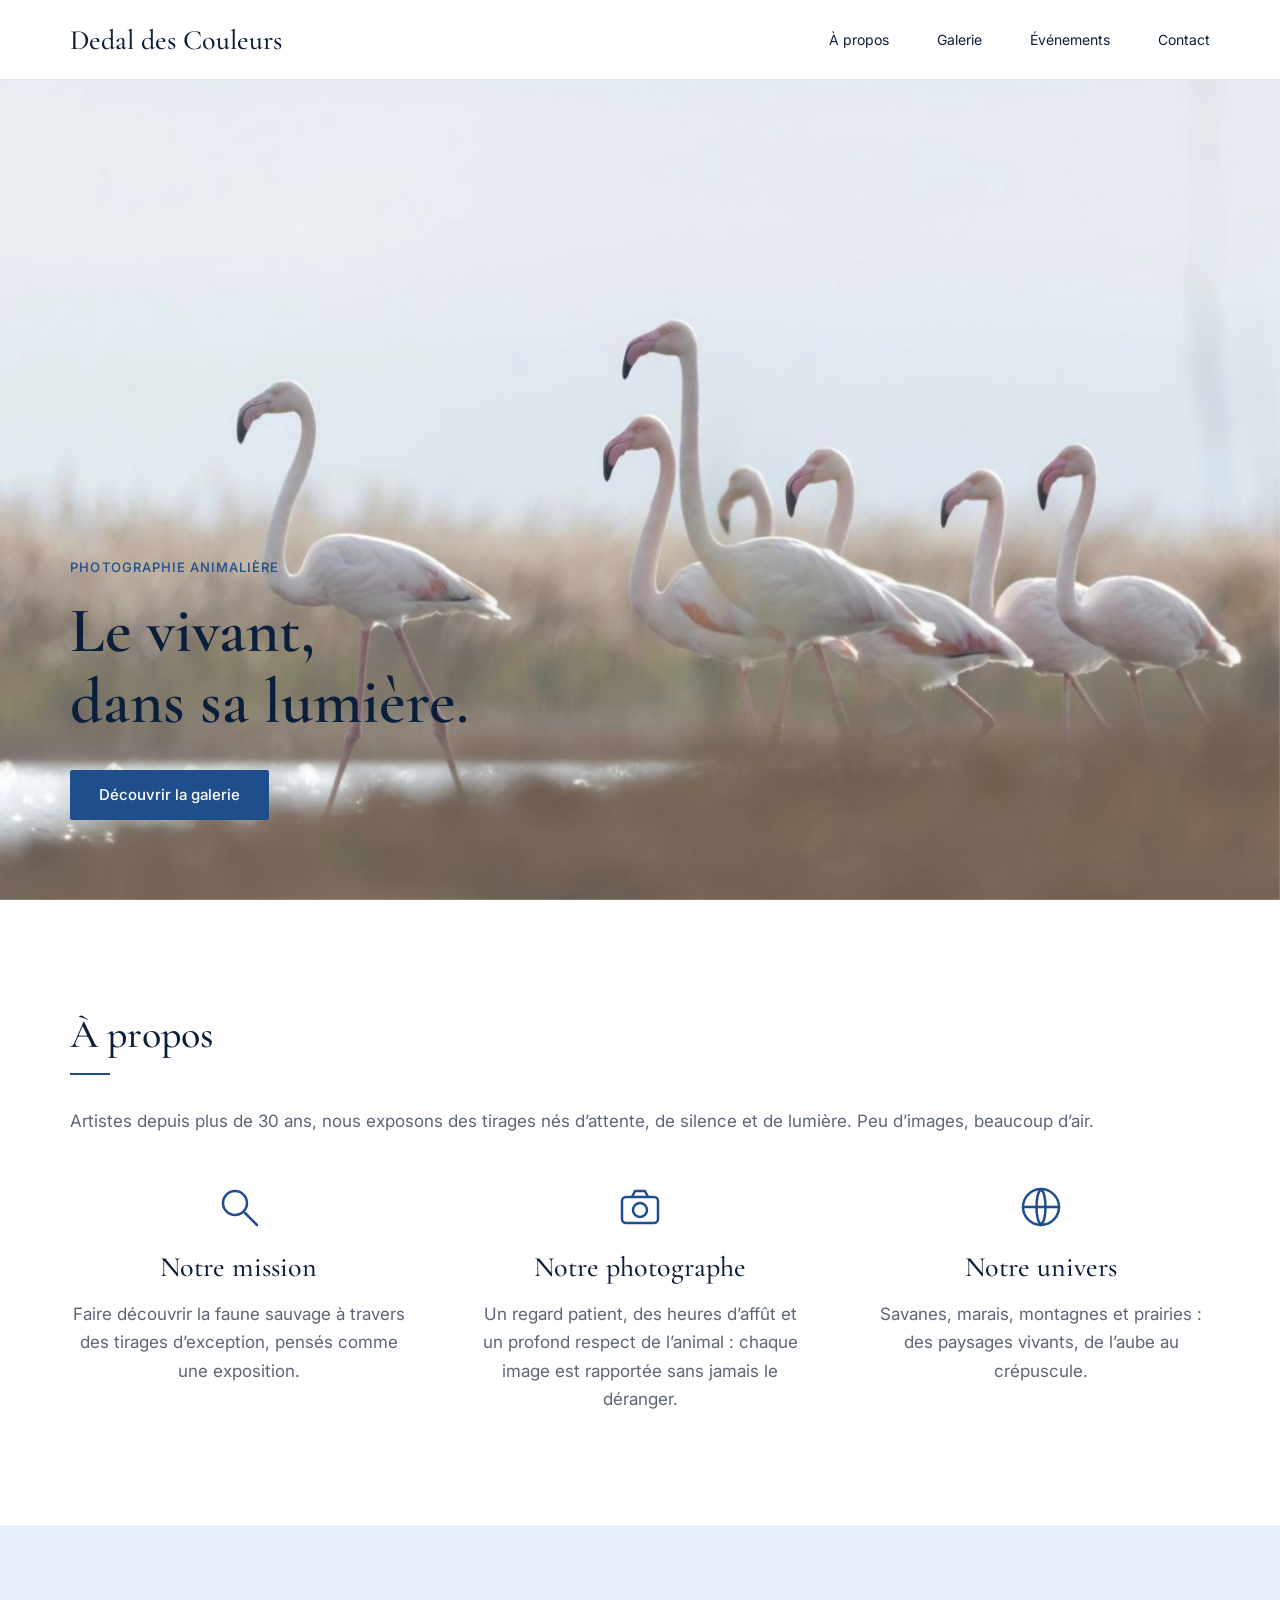
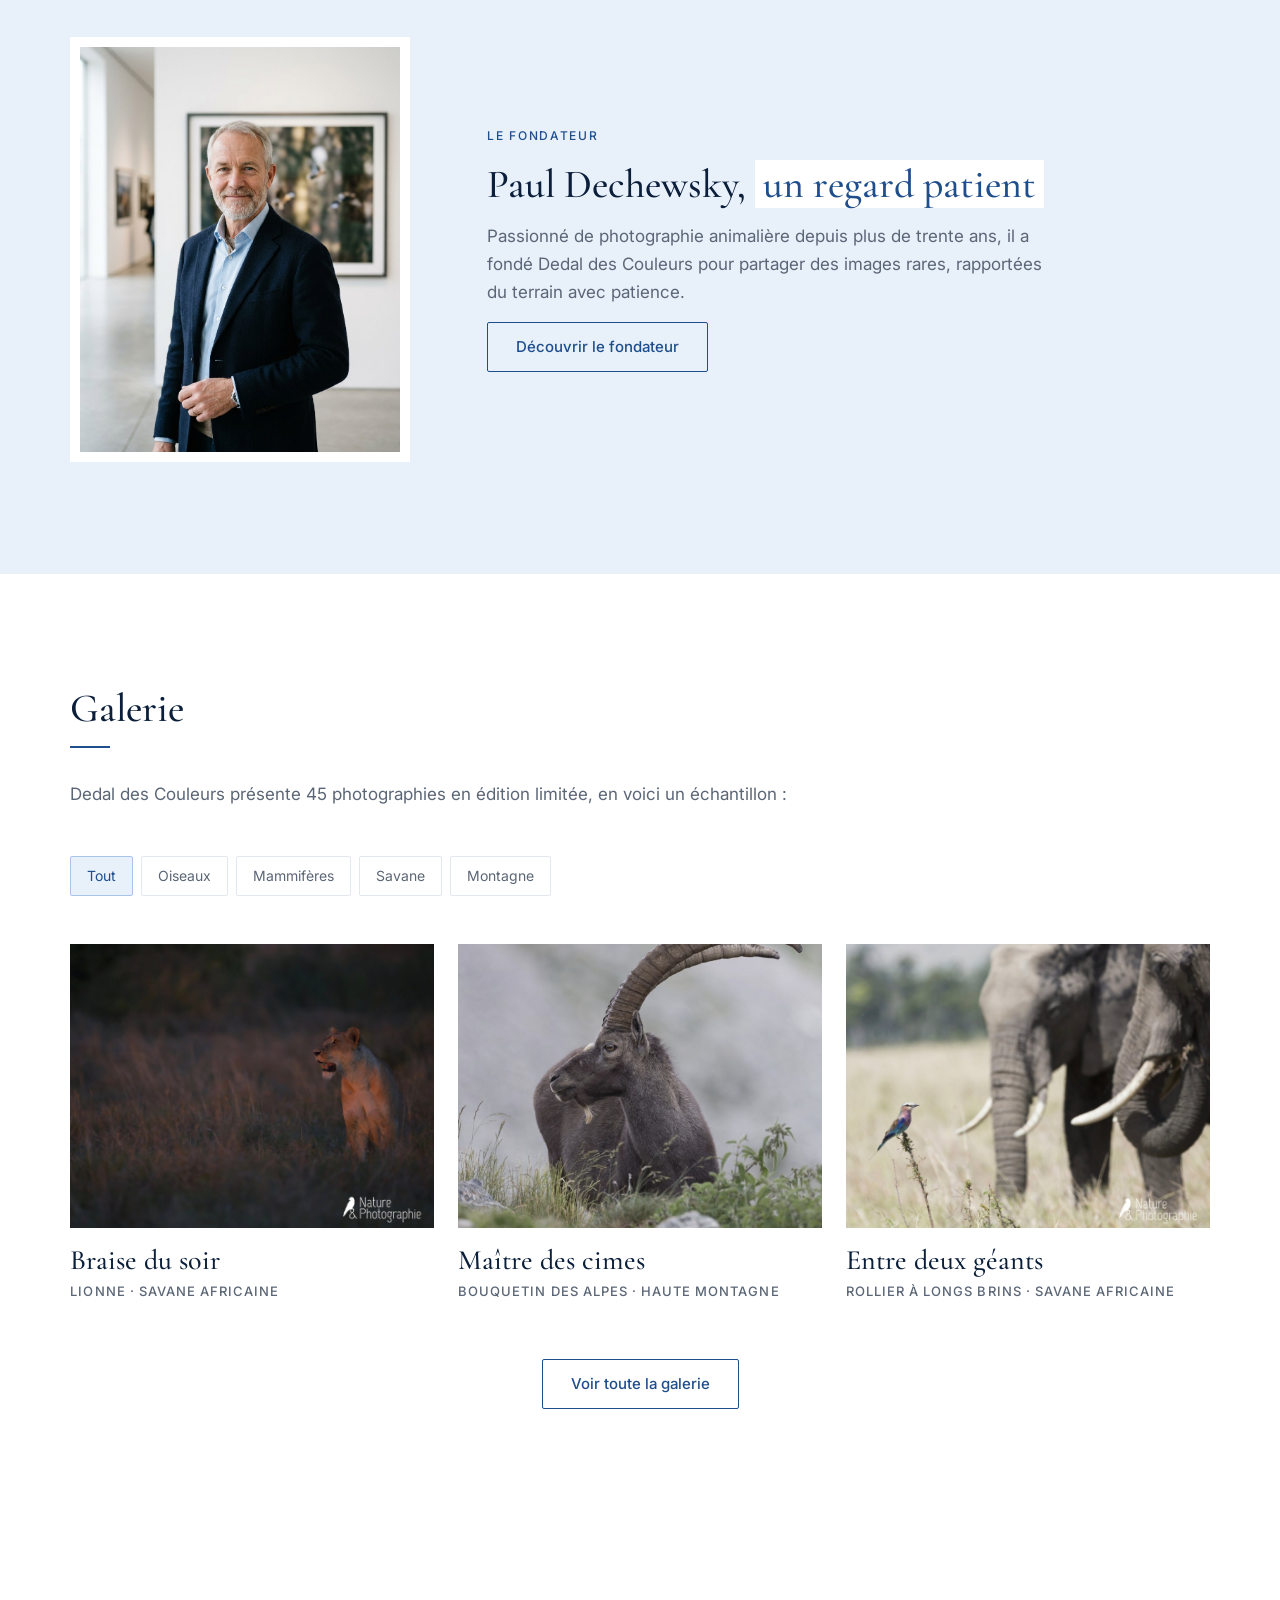
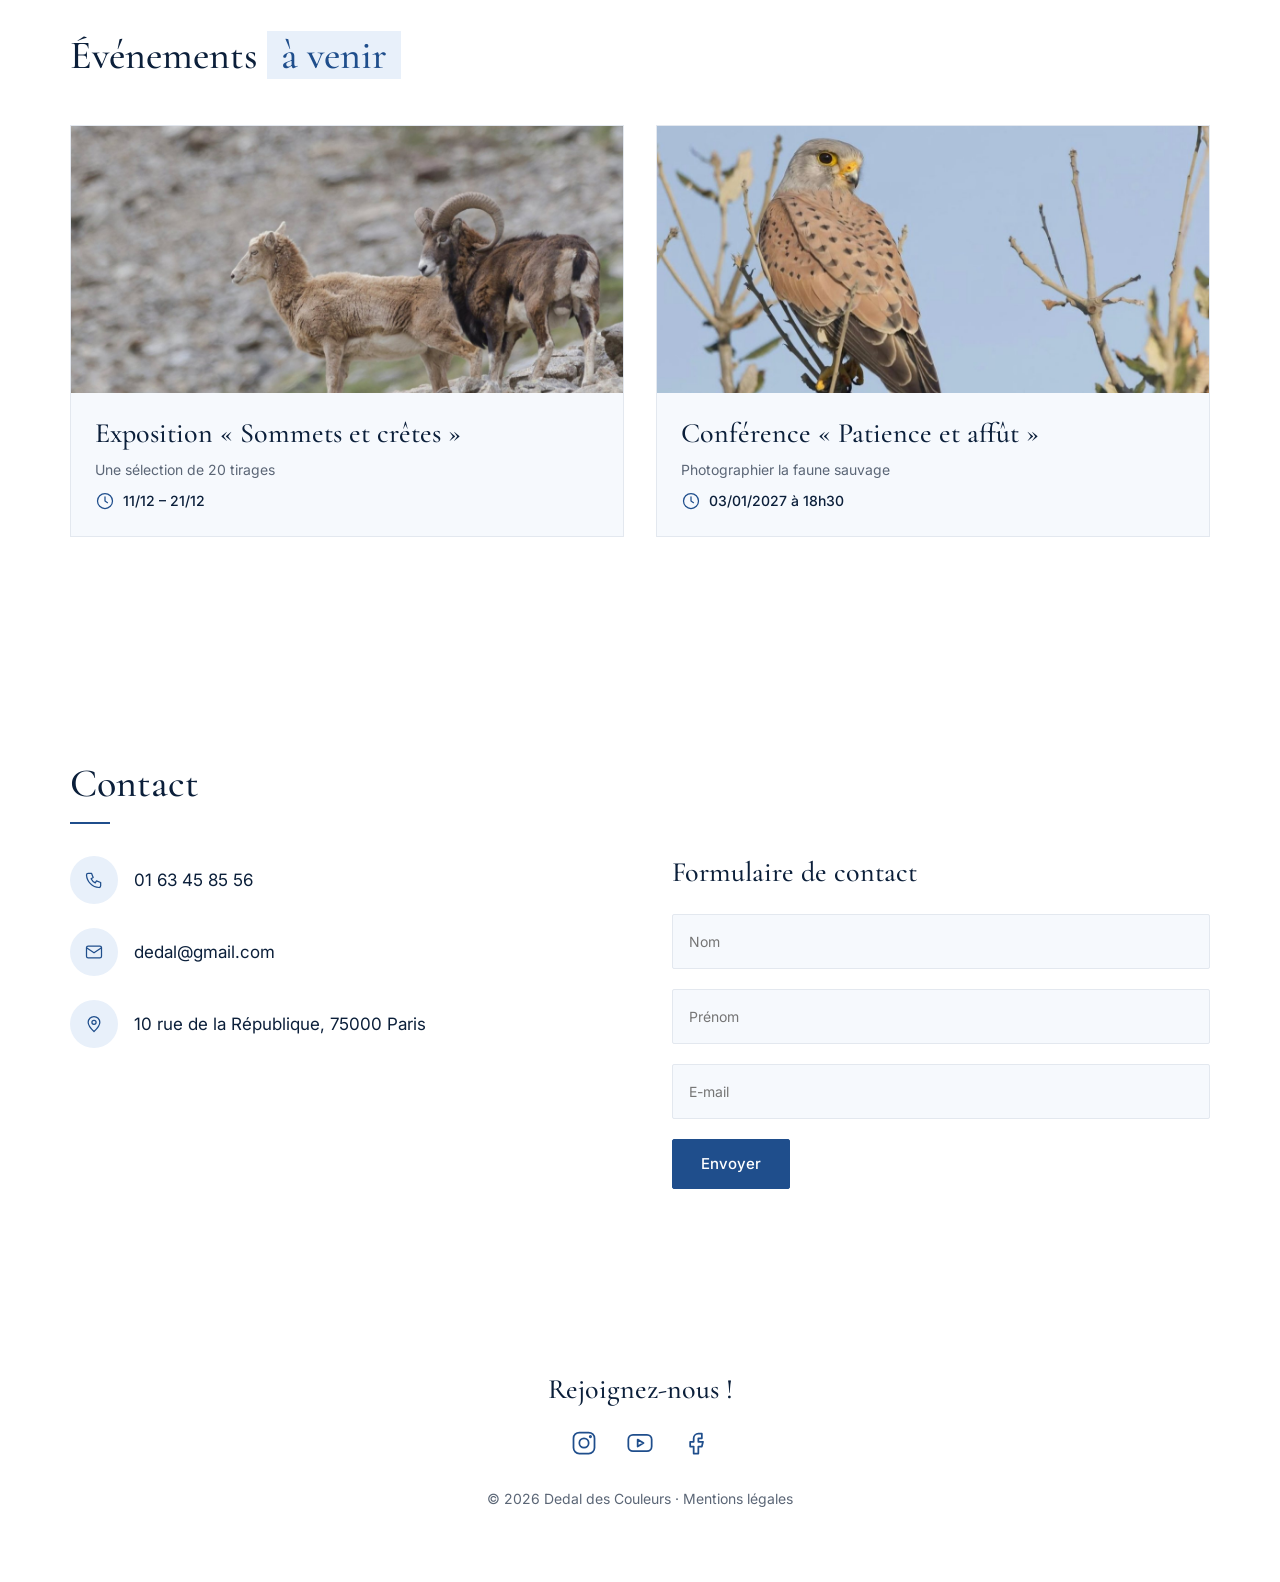
<file: index.html>
<!DOCTYPE html>
<html lang="fr">
<head>
  <meta charset="utf-8">
  <meta name="viewport" content="width=device-width, initial-scale=1">
  <title>Dedal des Couleurs · Galerie de photographie animalière</title>
  <link rel="canonical" href="https://flo06000.github.io/dedal-des-couleurs/">
  <meta name="description" content="Dedal des Couleurs, galerie d'art dédiée à la photographie animalière : tirages d'art en édition limitée, expositions et événements.">
  <meta name="theme-color" content="#FFFFFF">
  <meta property="og:title" content="Dedal des Couleurs · Photographie animalière">
  <meta property="og:description" content="Tirages d'art en édition limitée, expositions et événements.">
  <meta property="og:image" content="images/hero.jpg">
  <link rel="icon" href="data:image/svg+xml,%3Csvg%20xmlns='http://www.w3.org/2000/svg'%20viewBox='0%200%2032%2032'%3E%3Crect%20width='32'%20height='32'%20fill='%231F4E8C'/%3E%3Ctext%20x='16'%20y='23'%20font-size='20'%20text-anchor='middle'%20fill='white'%20font-family='Georgia'%3ED%3C/text%3E%3C/svg%3E">
  <link rel="preconnect" href="https://fonts.googleapis.com">
  <link rel="preconnect" href="https://fonts.gstatic.com" crossorigin>
  <link href="https://fonts.googleapis.com/css2?family=Cormorant+Garamond:wght@500;600&family=Inter:wght@400;500&display=swap" rel="stylesheet">
  <link rel="stylesheet" href="css/style.css">
  <script src="js/main.js"></script>
</head>
<body>
  <a class="skip-link" href="#contenu">Aller au contenu</a>

  <!-- en-tête et menu -->
  <header class="site-header">
    <div class="container header-inner">
      <a class="logo" href="#accueil">Dedal des Couleurs</a>
      <a class="menu-toggle" href="#menu" aria-label="Ouvrir le menu"><span></span><span></span><span></span></a>
      <nav id="menu" class="nav" aria-label="Navigation principale">
        <a class="menu-close" href="#accueil" aria-label="Fermer le menu"><svg class="icon" viewBox="0 0 24 24" aria-hidden="true"><path d="M6 6l12 12M18 6L6 18"/></svg></a>
        <p class="menu-label">Menu</p>
        <ul>
          <li><a href="#a-propos">À propos<svg class="icon menu-arrow" viewBox="0 0 24 24" aria-hidden="true"><path d="M5 12h14M13 6l6 6-6 6"/></svg></a></li>
          <li><a href="#galerie">Galerie<svg class="icon menu-arrow" viewBox="0 0 24 24" aria-hidden="true"><path d="M5 12h14M13 6l6 6-6 6"/></svg></a></li>
          <li><a href="#evenements">Événements<svg class="icon menu-arrow" viewBox="0 0 24 24" aria-hidden="true"><path d="M5 12h14M13 6l6 6-6 6"/></svg></a></li>
          <li><a href="#contact">Contact<svg class="icon menu-arrow" viewBox="0 0 24 24" aria-hidden="true"><path d="M5 12h14M13 6l6 6-6 6"/></svg></a></li>
        </ul>
        <a class="btn btn--primary btn--block menu-cta" href="#contact">Demander un tirage</a>
        <p class="menu-info">dedal@gmail.com<span>01 63 45 85 56</span></p>
        <p class="menu-social"><a href="#">Instagram</a> · <a href="#">YouTube</a> · <a href="#">Facebook</a></p>
        <p class="menu-copy">© 2026 Dedal des Couleurs</p>
      </nav>
    </div>
  </header>

  <main id="contenu">

    <!-- accueil -->
    <section class="hero" id="accueil">
      <img class="hero__img" src="images/hero.jpg" width="2576" height="2035" fetchpriority="high"
           alt="Groupe de flamants roses marchant dans l’eau peu profonde devant des roseaux, à contre-jour">
      <div class="container hero__content">
        <p class="label">Photographie animalière</p>
        <h1>Le vivant,<br>dans sa lumière.</h1>
        <a class="btn btn--primary" href="#galerie">Découvrir la galerie</a>
      </div>
    </section>

    <!-- à propos -->
    <section class="section" id="a-propos">
      <div class="container">
        <header class="section-head reveal">
          <h2>À propos</h2>
          <span class="rule" aria-hidden="true"></span>
        </header>
        <p class="lead reveal">Artistes depuis plus de 30 ans, nous exposons des tirages nés d’attente, de silence et de lumière. Peu d’images, beaucoup d’air.</p>

        <div class="pillars">
          <article class="pillar reveal">
            <svg class="icon icon--xl" viewBox="0 0 24 24" aria-hidden="true"><circle cx="10" cy="10" r="6"/><path d="M15 15l6 6"/></svg>
            <h3>Notre mission</h3>
            <p>Faire découvrir la faune sauvage à travers des tirages d’exception, pensés comme une exposition.</p>
          </article>
          <article class="pillar reveal">
            <svg class="icon icon--xl" viewBox="0 0 24 24" aria-hidden="true"><rect x="3" y="7" width="18" height="13" rx="2"/><circle cx="12" cy="13.5" r="3.5"/><path d="M8 7l1.5-3h5L16 7"/></svg>
            <h3>Notre photographe</h3>
            <p>Un regard patient, des heures d’affût et un profond respect de l’animal : chaque image est rapportée sans jamais le déranger.</p>
          </article>
          <article class="pillar reveal">
            <svg class="icon icon--xl" viewBox="0 0 24 24" aria-hidden="true"><circle cx="12" cy="12" r="9"/><path d="M3 12h18M12 3c3 3 3 15 0 18M12 3c-3 3-3 15 0 18"/></svg>
            <h3>Notre univers</h3>
            <p>Savanes, marais, montagnes et prairies : des paysages vivants, de l’aube au crépuscule.</p>
          </article>
        </div>

      </div>
    </section>

    <!-- le fondateur -->
    <section class="section section--pale" id="fondateur">
      <div class="container teaser">
        <img class="teaser__img" src="images/paul-dechewsky.jpg" width="928" height="1152" alt="Portrait de Paul Dechewsky dans la galerie" loading="lazy">
        <div class="teaser__text reveal">
          <p class="eyebrow">Le fondateur</p>
          <h2>Paul Dechewsky, <span class="mark">un regard patient</span></h2>
          <p>Passionné de photographie animalière depuis plus de trente ans, il a fondé Dedal des Couleurs pour partager des images rares, rapportées du terrain avec patience.</p>
          <p><a class="btn btn--secondary" href="fondateur.html">Découvrir le fondateur</a></p>
        </div>
      </div>
    </section>

    <!-- galerie -->
    <section class="section" id="galerie">
      <div class="container">
        <header class="section-head reveal">
          <h2>Galerie</h2>
          <span class="rule" aria-hidden="true"></span>
        </header>
        <p class="lead reveal">Dedal des Couleurs présente 45 photographies en édition limitée, en voici un échantillon :</p>

        <!-- filtres de la galerie (boutons radio + label) -->
        <div class="gallery">
          <input class="sr-only" type="radio" name="filtre" id="f-all" checked>
          <input class="sr-only" type="radio" name="filtre" id="f-oiseaux">
          <input class="sr-only" type="radio" name="filtre" id="f-mammiferes">
          <input class="sr-only" type="radio" name="filtre" id="f-savane">
          <input class="sr-only" type="radio" name="filtre" id="f-montagne">
          <input class="sr-only" type="checkbox" id="more">

          <div class="filters reveal" role="group" aria-label="Filtrer les photographies">
            <label class="tag" for="f-all">Tout</label>
            <label class="tag" for="f-oiseaux">Oiseaux</label>
            <label class="tag" for="f-mammiferes">Mammifères</label>
            <label class="tag" for="f-savane">Savane</label>
            <label class="tag" for="f-montagne">Montagne</label>
          </div>

          <div class="grid" id="grid">

          <article class="card card--landscape c-mammiferes c-savane">
            <a href="photo-1.html">
              <figure class="card__media">
                <img src="images/photo-1.jpg" width="1600" height="1262" loading="lazy" alt="Lionne debout dans les hautes herbes, éclairée par la dernière lumière orangée du soir">
                <span class="card__chip">Voir la photographie</span>
              </figure>
              <h3 class="card__title">Braise du soir</h3>
              <p class="card__meta">Lionne · Savane africaine</p>
            </a>
          </article>

          <article class="card card--portrait c-mammiferes c-montagne">
            <a href="photo-2.html">
              <figure class="card__media">
                <img src="images/photo-2.jpg" width="1080" height="1346" loading="lazy" alt="Bouquetin des Alpes mâle aux longues cornes annelées, la tête tournée, sur un fond de pente brumeuse">
                <span class="card__chip">Voir la photographie</span>
              </figure>
              <h3 class="card__title">Maître des cimes</h3>
              <p class="card__meta">Bouquetin des Alpes · Haute montagne</p>
            </a>
          </article>

          <article class="card card--landscape c-oiseaux c-savane">
            <a href="photo-3.html">
              <figure class="card__media">
                <img src="images/photo-3.jpg" width="1600" height="1273" loading="lazy" alt="Rollier à longs brins perché sur une branche épineuse, deux éléphants flous au second plan">
                <span class="card__chip">Voir la photographie</span>
              </figure>
              <h3 class="card__title">Entre deux géants</h3>
              <p class="card__meta">Rollier à longs brins · Savane africaine</p>
            </a>
          </article>

          <article class="card card--landscape c-oiseaux is-extra">
            <a href="photo-4.html">
              <figure class="card__media">
                <img src="images/photo-4.jpg" width="1600" height="1257" loading="lazy" alt="Deux jeunes chardonnerets élégants perchés sur une branche, becs ouverts l’un face à l’autre">
                <span class="card__chip">Voir la photographie</span>
              </figure>
              <h3 class="card__title">Bec à bec</h3>
              <p class="card__meta">Chardonneret élégant · Jeunes</p>
            </a>
          </article>

          <article class="card card--landscape c-mammiferes c-savane is-extra">
            <a href="photo-5.html">
              <figure class="card__media">
                <img src="images/photo-5.jpg" width="1600" height="1273" loading="lazy" alt="Portrait de profil d’un lionceau aux grandes oreilles rondes, le regard tourné vers l’horizon">
                <span class="card__chip">Voir la photographie</span>
              </figure>
              <h3 class="card__title">Premier regard</h3>
              <p class="card__meta">Lionceau · Savane africaine</p>
            </a>
          </article>

          <article class="card card--landscape c-montagne is-extra">
            <a href="photo-6.html">
              <figure class="card__media">
                <img src="images/photo-6.jpg" width="1600" height="1276" loading="lazy" alt="Papillon Apollon aux ocelles rouges posé sur une scabieuse mauve, au milieu des herbes">
                <span class="card__chip">Voir la photographie</span>
              </figure>
              <h3 class="card__title">Ailes d’Apollon</h3>
              <p class="card__meta">Apollon · Prairie de montagne</p>
            </a>
          </article>

          <article class="card card--landscape c-oiseaux is-extra">
            <a href="photo-7.html">
              <figure class="card__media">
                <img src="images/photo-7.jpg" width="1600" height="1271" loading="lazy" alt="Avocette élégante les ailes dressées, le bec courbé effleurant l’eau">
                <span class="card__chip">Voir la photographie</span>
              </figure>
              <h3 class="card__title">Révérence</h3>
              <p class="card__meta">Avocette élégante · Zone humide</p>
            </a>
          </article>

          <article class="card card--landscape c-mammiferes c-savane is-extra">
            <a href="photo-8.html">
              <figure class="card__media">
                <img src="images/photo-8.jpg" width="1600" height="1265" loading="lazy" alt="Lion mâle avançant dans les herbes sèches, la crinière ébouriffée par le vent">
                <span class="card__chip">Voir la photographie</span>
              </figure>
              <h3 class="card__title">Crinière au vent</h3>
              <p class="card__meta">Lion · Savane africaine</p>
            </a>
          </article>

          <article class="card card--landscape c-mammiferes c-montagne is-extra">
            <a href="photo-9.html">
              <figure class="card__media">
                <img src="images/photo-9.jpg" width="1600" height="1262" loading="lazy" alt="Une mouflonne et un mouflon aux grandes cornes enroulées, debout sur un rocher">
                <span class="card__chip">Voir la photographie</span>
              </figure>
              <h3 class="card__title">Sur la crête</h3>
              <p class="card__meta">Mouflons · Haute montagne</p>
            </a>
          </article>

          <article class="card card--portrait c-oiseaux c-savane is-extra">
            <a href="photo-10.html">
              <figure class="card__media">
                <img src="images/photo-10.jpg" width="1080" height="1337" loading="lazy" alt="Calao terrestre à la gorge rouge tenant de petits rongeurs dans son bec, debout dans l’herbe">
                <span class="card__chip">Voir la photographie</span>
              </figure>
              <h3 class="card__title">Prise du jour</h3>
              <p class="card__meta">Calao terrestre · Savane africaine</p>
            </a>
          </article>

          <article class="card card--landscape c-mammiferes c-savane is-extra">
            <a href="photo-11.html">
              <figure class="card__media">
                <img src="images/photo-11.jpg" width="1600" height="1268" loading="lazy" alt="Léopard allongé à l’ombre de racines noueuses, le regard tourné vers la gauche">
                <span class="card__chip">Voir la photographie</span>
              </figure>
              <h3 class="card__title">Rosettes à l’ombre</h3>
              <p class="card__meta">Léopard · Savane africaine</p>
            </a>
          </article>

          <article class="card card--landscape c-mammiferes c-savane is-extra">
            <a href="photo-12.html">
              <figure class="card__media">
                <img src="images/photo-12.jpg" width="1600" height="1266" loading="lazy" alt="Une lionne tient un gnou, un lionceau couché contre la proie l’observe">
                <span class="card__chip">Voir la photographie</span>
              </figure>
              <h3 class="card__title">Leçon de savane</h3>
              <p class="card__meta">Lionne · Savane africaine</p>
            </a>
          </article>
          </div>

          <div class="center">
            <label class="btn btn--secondary" for="more"><span class="more-all">Voir toute la galerie</span><span class="more-less">Voir moins</span></label>
          </div>
        </div>
      </div>
    </section>

    <!-- événements -->
    <section class="section" id="evenements">
      <div class="container">
        <header class="section-head section-head--inline reveal">
          <h2>Événements <mark>à venir</mark></h2>
        </header>

        <div class="events">
          <article class="event reveal">
            <figure class="event__media">
              <img src="images/evenement-1.jpg" width="1200" height="800" loading="lazy" alt="Deux mouflons debout sur des rochers en montagne, visuel de l’exposition « Sommets et crêtes »">
            </figure>
            <div class="event__body">
              <h3>Exposition « Sommets et crêtes »</h3>
              <p>Une sélection de 20 tirages</p>
              <p class="event__date"><svg class="icon" viewBox="0 0 24 24" aria-hidden="true"><circle cx="12" cy="12" r="9"/><path d="M12 7v5l3 2"/></svg> 11/12 – 21/12</p>
            </div>
          </article>

          <article class="event reveal">
            <figure class="event__media">
              <img src="images/evenement-2.jpg" width="1200" height="800" loading="lazy" alt="Faucon crécerelle mâle perché sur une branche devant un ciel bleu, visuel de la conférence « Patience et affût »">
            </figure>
            <div class="event__body">
              <h3>Conférence « Patience et affût »</h3>
              <p>Photographier la faune sauvage</p>
              <p class="event__date"><svg class="icon" viewBox="0 0 24 24" aria-hidden="true"><circle cx="12" cy="12" r="9"/><path d="M12 7v5l3 2"/></svg> 03/01/2027 à 18h30</p>
            </div>
          </article>
        </div>
      </div>
    </section>

    <!-- contact -->
    <section class="section" id="contact">
      <div class="container">
        <header class="section-head reveal">
          <h2>Contact</h2>
          <span class="rule" aria-hidden="true"></span>
        </header>

        <div class="contact">
          <ul class="contact__info reveal">
            <li><span class="bubble"><svg class="icon" viewBox="0 0 24 24" aria-hidden="true"><path d="M5 4h4l2 5-2.5 1.5a11 11 0 005 5L15 13l5 2v4a2 2 0 01-2 2A16 16 0 013 6a2 2 0 012-2z"/></svg></span><a href="tel:+33163458556">01 63 45 85 56</a></li>
            <li><span class="bubble"><svg class="icon" viewBox="0 0 24 24" aria-hidden="true"><rect x="3" y="5" width="18" height="14" rx="2"/><path d="M3 7l9 6 9-6"/></svg></span><a href="mailto:dedal@gmail.com">dedal@gmail.com</a></li>
            <li><span class="bubble"><svg class="icon" viewBox="0 0 24 24" aria-hidden="true"><path d="M12 21s7-6.2 7-11a7 7 0 10-14 0c0 4.8 7 11 7 11z"/><circle cx="12" cy="10" r="2.5"/></svg></span><span>10 rue de la République, 75000 Paris</span></li>
          </ul>

          <!-- formulaire de contact -->
          <form class="form reveal" action="mailto:dedal@gmail.com" method="post" enctype="text/plain">
            <h3>Formulaire de contact</h3>
            <div class="field">
              <label class="sr-only" for="nom">Nom</label>
              <input id="nom" placeholder="Nom" name="nom" type="text" autocomplete="family-name" required minlength="2">
            </div>
            <div class="field">
              <label class="sr-only" for="prenom">Prénom</label>
              <input id="prenom" placeholder="Prénom" name="prenom" type="text" autocomplete="given-name" required minlength="2">
            </div>
            <div class="field">
              <label class="sr-only" for="email">E-mail</label>
              <input id="email" placeholder="E-mail" name="email" type="email" autocomplete="email" required>
            </div>
            <button class="btn btn--primary" type="submit">Envoyer</button>
          </form>
        </div>
      </div>
    </section>
  </main>

  <!-- pied de page -->
  <footer class="site-footer">
    <div class="container">
      <h3>Rejoignez-nous !</h3>
      <ul class="social">
        <li><a href="#" aria-label="Instagram"><svg class="icon icon--lg" viewBox="0 0 24 24"><rect x="3" y="3" width="18" height="18" rx="5"/><circle cx="12" cy="12" r="4"/><circle cx="17.5" cy="6.5" r=".6"/></svg></a></li>
        <li><a href="#" aria-label="YouTube"><svg class="icon icon--lg" viewBox="0 0 24 24"><rect x="2" y="5" width="20" height="14" rx="4"/><path d="M10 9l5 3-5 3z"/></svg></a></li>
        <li><a href="#" aria-label="Facebook"><svg class="icon icon--lg" viewBox="0 0 24 24"><path d="M14 8h3V4h-3a4 4 0 00-4 4v3H7v4h3v6h4v-6h3l1-4h-4V8z"/></svg></a></li>
      </ul>
      <p class="legal">© 2026 Dedal des Couleurs · <a href="#">Mentions légales</a></p>
    </div>
  </footer>


</body>
</html>
</file>
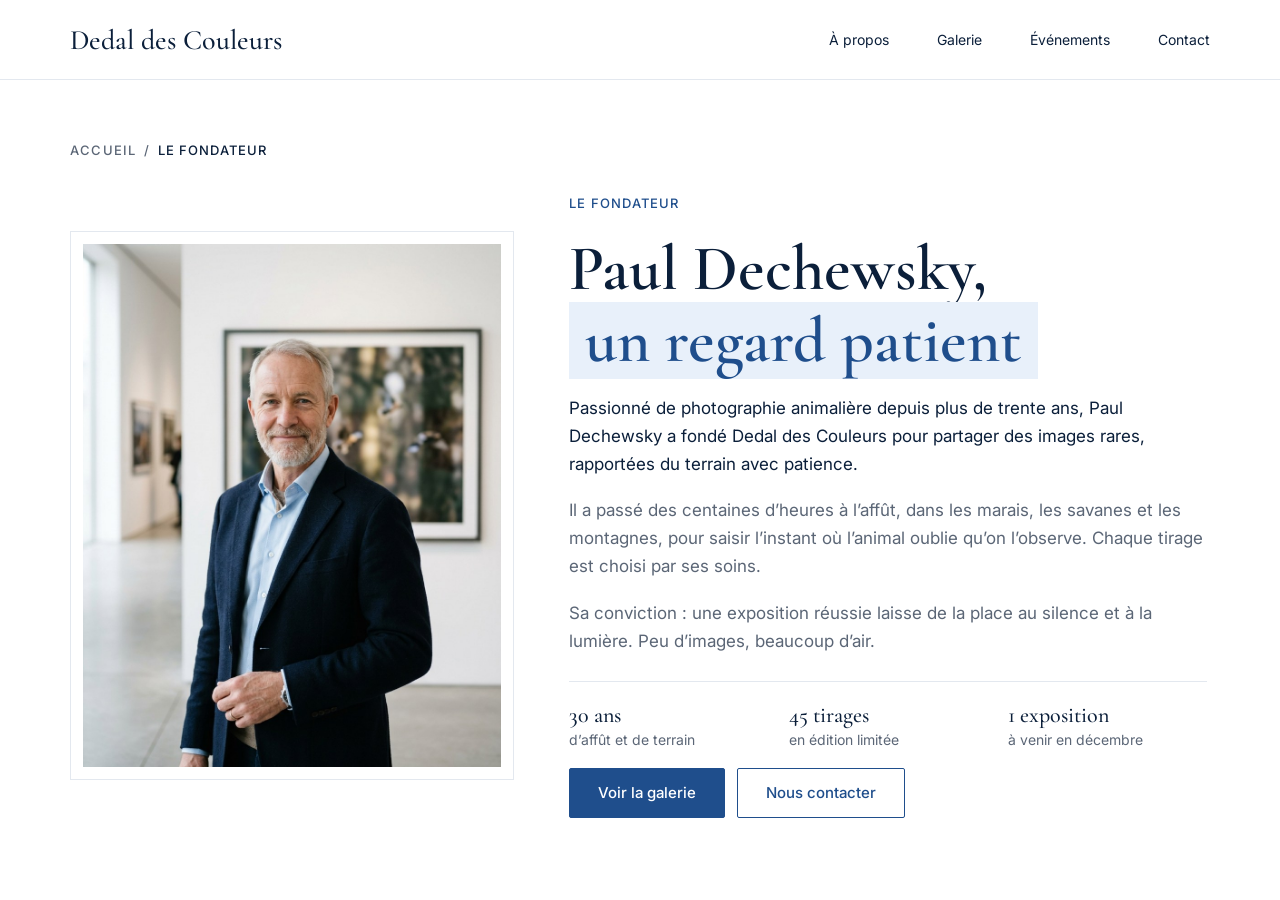
<file: fondateur.html>
<!DOCTYPE html>
<html lang="fr">
<head>
  <meta charset="utf-8">
  <meta name="viewport" content="width=device-width, initial-scale=1">
  <title>Paul Dechewsky, le fondateur · Dedal des Couleurs</title>
  <link rel="canonical" href="https://flo06000.github.io/dedal-des-couleurs/fondateur.html">
  <meta name="description" content="Paul Dechewsky, fondateur de la galerie Dedal des Couleurs : son regard, sa démarche, son exposition à venir.">
  <meta name="theme-color" content="#FFFFFF">
  <meta property="og:title" content="Paul Dechewsky, le fondateur · Dedal des Couleurs">
  <meta property="og:image" content="images/paul-dechewsky.jpg">
  <link rel="icon" href="data:image/svg+xml,%3Csvg%20xmlns='http://www.w3.org/2000/svg'%20viewBox='0%200%2032%2032'%3E%3Crect%20width='32'%20height='32'%20fill='%231F4E8C'/%3E%3Ctext%20x='16'%20y='23'%20font-size='20'%20text-anchor='middle'%20fill='white'%20font-family='Georgia'%3ED%3C/text%3E%3C/svg%3E">
  <link rel="preconnect" href="https://fonts.googleapis.com">
  <link rel="preconnect" href="https://fonts.gstatic.com" crossorigin>
  <link href="https://fonts.googleapis.com/css2?family=Cormorant+Garamond:wght@500;600&family=Inter:wght@400;500&display=swap" rel="stylesheet">
  <link rel="stylesheet" href="css/photo.css">
  <link rel="stylesheet" href="css/fondateur.css">
  <script src="js/main.js"></script>
</head>
<body>
  <a class="skip-link" href="#contenu">Aller au contenu</a>

  <header class="site-header">
    <div class="container header-inner">
      <a class="logo" href="index.html#accueil">Dedal des Couleurs</a>
      <a class="menu-toggle" href="#menu" aria-label="Ouvrir le menu"><span></span><span></span><span></span></a>
      <nav id="menu" class="nav" aria-label="Navigation principale">
        <a class="menu-close" href="#contenu" aria-label="Fermer le menu"><svg class="icon" viewBox="0 0 24 24" aria-hidden="true"><path d="M6 6l12 12M18 6L6 18"/></svg></a>
        <p class="menu-label">Menu</p>
        <ul>
          <li><a href="index.html#a-propos">À propos<svg class="icon menu-arrow" viewBox="0 0 24 24" aria-hidden="true"><path d="M5 12h14M13 6l6 6-6 6"/></svg></a></li>
          <li><a href="index.html#galerie" >Galerie<svg class="icon menu-arrow" viewBox="0 0 24 24" aria-hidden="true"><path d="M5 12h14M13 6l6 6-6 6"/></svg></a></li>
          <li><a href="index.html#evenements">Événements<svg class="icon menu-arrow" viewBox="0 0 24 24" aria-hidden="true"><path d="M5 12h14M13 6l6 6-6 6"/></svg></a></li>
          <li><a href="index.html#contact">Contact<svg class="icon menu-arrow" viewBox="0 0 24 24" aria-hidden="true"><path d="M5 12h14M13 6l6 6-6 6"/></svg></a></li>
        </ul>
        <a class="btn btn--primary btn--block menu-cta" href="index.html#contact">Demander un tirage</a>
        <p class="menu-info">dedal@gmail.com<span>01 63 45 85 56</span></p>
        <p class="menu-social"><a href="#">Instagram</a> · <a href="#">YouTube</a> · <a href="#">Facebook</a></p>
        <p class="menu-copy">© 2026 Dedal des Couleurs</p>
      </nav>
    </div>
  </header>

  <main id="contenu">
    <div class="container">
      <nav class="breadcrumb" aria-label="Fil d’Ariane">
        <a href="index.html#fondateur">Accueil</a><span aria-hidden="true">/</span><span aria-current="page">Le fondateur</span>
      </nav>
    </div>

    <section class="section section--detail">
      <div class="container founder">
        <figure class="founder__media">
          <img src="images/paul-dechewsky.jpg" width="928" height="1152" alt="Portrait de Paul Dechewsky dans la galerie">
        </figure>

        <div class="founder__text">
          <p class="label">Le fondateur</p>
          <h1>Paul Dechewsky, <span class="mark">un regard patient</span></h1>
          <p class="lead">Passionné de photographie animalière depuis plus de trente ans, Paul Dechewsky a fondé Dedal des Couleurs pour partager des images rares, rapportées du terrain avec patience.</p>
          <p>Il a passé des centaines d’heures à l’affût, dans les marais, les savanes et les montagnes, pour saisir l’instant où l’animal oublie qu’on l’observe. Chaque tirage est choisi par ses soins.</p>
          <p>Sa conviction : une exposition réussie laisse de la place au silence et à la lumière. Peu d’images, beaucoup d’air.</p>

          <ul class="facts">
            <li><strong>30 ans</strong><span>d’affût et de terrain</span></li>
            <li><strong>45 tirages</strong><span>en édition limitée</span></li>
            <li><strong>1 exposition</strong><span>à venir en décembre</span></li>
          </ul>

          <p class="founder__cta"><a class="btn btn--primary" href="index.html#galerie">Voir la galerie</a> <a class="btn btn--secondary" href="index.html#contact">Nous contacter</a></p>
        </div>
      </div>
    </section>
  </main>



</body>
</html>
</file>
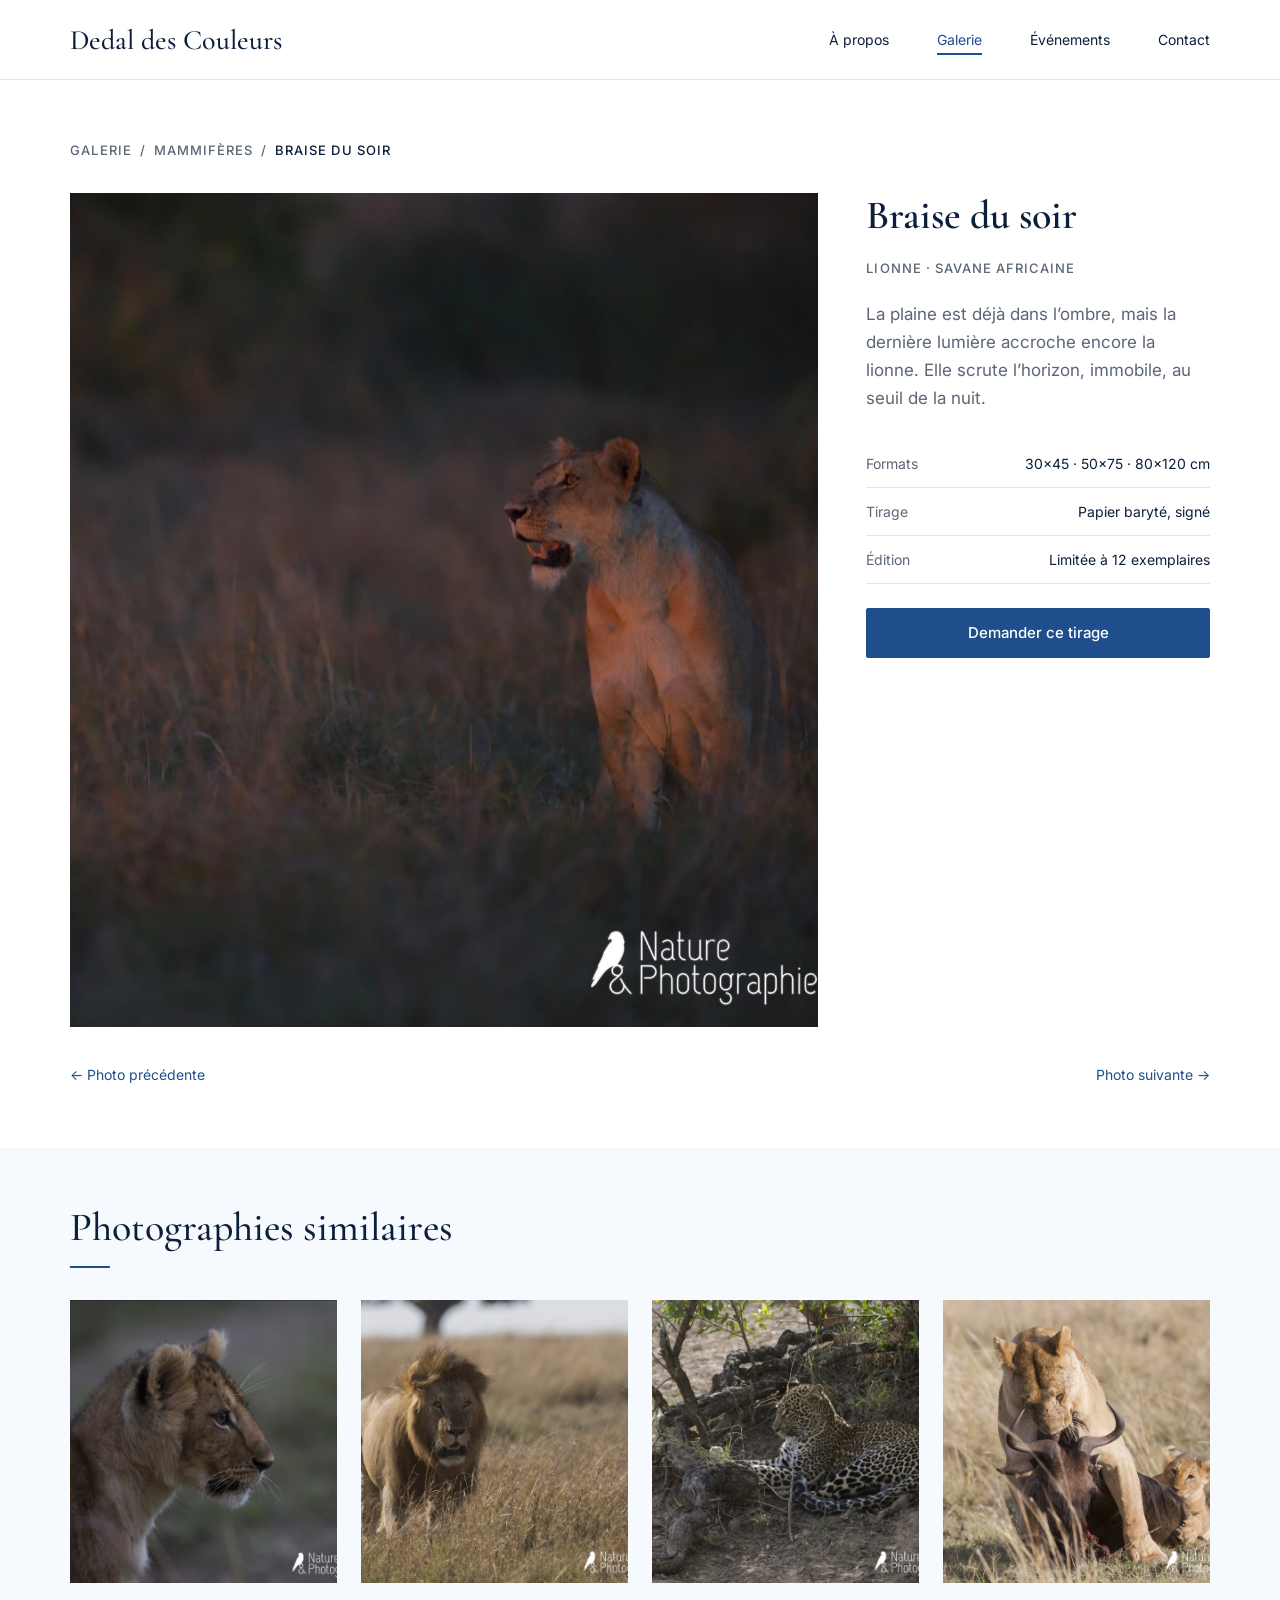
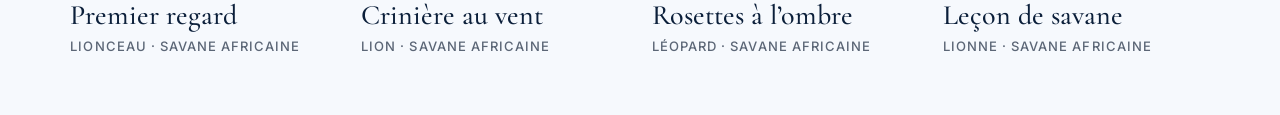
<file: photo-1.html>
<!DOCTYPE html>
<html lang="fr">
<head>
  <meta charset="utf-8">
  <meta name="viewport" content="width=device-width, initial-scale=1">
  <title>Braise du soir · Dedal des Couleurs</title>
  <link rel="canonical" href="https://flo06000.github.io/dedal-des-couleurs/photo-1.html">
  <meta name="description" content="Braise du soir — Lionne, savane africaine. Tirage d'art en édition limitée, Dedal des Couleurs.">
  <meta name="theme-color" content="#FFFFFF">
  <meta property="og:title" content="Braise du soir · Dedal des Couleurs">
  <meta property="og:image" content="images/photo-1.jpg">
  <link rel="icon" href="data:image/svg+xml,%3Csvg%20xmlns='http://www.w3.org/2000/svg'%20viewBox='0%200%2032%2032'%3E%3Crect%20width='32'%20height='32'%20fill='%231F4E8C'/%3E%3Ctext%20x='16'%20y='23'%20font-size='20'%20text-anchor='middle'%20fill='white'%20font-family='Georgia'%3ED%3C/text%3E%3C/svg%3E">
  <link rel="preconnect" href="https://fonts.googleapis.com">
  <link rel="preconnect" href="https://fonts.gstatic.com" crossorigin>
  <link href="https://fonts.googleapis.com/css2?family=Cormorant+Garamond:wght@500;600&family=Inter:wght@400;500&display=swap" rel="stylesheet">
  <link rel="stylesheet" href="css/photo.css">
  <script src="js/main.js"></script>
</head>
<body>
  <a class="skip-link" href="#contenu">Aller au contenu</a>

  <header class="site-header">
    <div class="container header-inner">
      <a class="logo" href="index.html#accueil">Dedal des Couleurs</a>
      <a class="menu-toggle" href="#menu" aria-label="Ouvrir le menu"><span></span><span></span><span></span></a>
      <nav id="menu" class="nav" aria-label="Navigation principale">
        <a class="menu-close" href="#contenu" aria-label="Fermer le menu"><svg class="icon" viewBox="0 0 24 24" aria-hidden="true"><path d="M6 6l12 12M18 6L6 18"/></svg></a>
        <p class="menu-label">Menu</p>
        <ul>
          <li><a href="index.html#a-propos">À propos<svg class="icon menu-arrow" viewBox="0 0 24 24" aria-hidden="true"><path d="M5 12h14M13 6l6 6-6 6"/></svg></a></li>
          <li><a href="index.html#galerie" aria-current="page">Galerie<svg class="icon menu-arrow" viewBox="0 0 24 24" aria-hidden="true"><path d="M5 12h14M13 6l6 6-6 6"/></svg></a></li>
          <li><a href="index.html#evenements">Événements<svg class="icon menu-arrow" viewBox="0 0 24 24" aria-hidden="true"><path d="M5 12h14M13 6l6 6-6 6"/></svg></a></li>
          <li><a href="index.html#contact">Contact<svg class="icon menu-arrow" viewBox="0 0 24 24" aria-hidden="true"><path d="M5 12h14M13 6l6 6-6 6"/></svg></a></li>
        </ul>
        <a class="btn btn--primary btn--block menu-cta" href="index.html#contact">Demander un tirage</a>
        <p class="menu-info">dedal@gmail.com<span>01 63 45 85 56</span></p>
        <p class="menu-social"><a href="#">Instagram</a> · <a href="#">YouTube</a> · <a href="#">Facebook</a></p>
        <p class="menu-copy">© 2026 Dedal des Couleurs</p>
      </nav>
    </div>
  </header>

  <main id="contenu">
    <div class="container">
      <nav class="breadcrumb" aria-label="Fil d’Ariane">
        <a href="index.html#galerie">Galerie</a><span aria-hidden="true">/</span><span>Mammifères</span><span aria-hidden="true">/</span><span aria-current="page">Braise du soir</span>
      </nav>
    </div>

    <section class="section section--detail">
      <div class="container detail" id="detail">
        <figure class="detail__media">
          <a class="detail__zoom" href="#zoom" aria-label="Agrandir la photographie">
            <img src="images/photo-1.jpg" width="1600" height="1262" alt="Lionne debout dans les hautes herbes, éclairée par la dernière lumière orangée du soir">
            <span class="detail__zoom-chip"><svg class="icon" viewBox="0 0 24 24" aria-hidden="true"><circle cx="10" cy="10" r="6"/><path d="M15 15l6 6M10 7v6M7 10h6"/></svg> Agrandir</span>
          </a>
        </figure>

        <div class="detail__info">
          <h1>Braise du soir</h1>
          <p class="label label--grey">Lionne · Savane africaine</p>
          <p class="lead">La plaine est déjà dans l’ombre, mais la dernière lumière accroche encore la lionne. Elle scrute l’horizon, immobile, au seuil de la nuit.</p>
          <dl class="specs">
            <div><dt>Formats</dt><dd>30×45 · 50×75 · 80×120 cm</dd></div>
            <div><dt>Tirage</dt><dd>Papier baryté, signé</dd></div>
            <div><dt>Édition</dt><dd>Limitée à 12 exemplaires</dd></div>
          </dl>
          <a class="btn btn--primary btn--block" href="index.html#contact">Demander ce tirage</a>
        </div>
      </div>

      <div class="container">
        <nav class="pager" aria-label="Navigation entre les photographies">
          <a href="photo-12.html" title="Leçon de savane">← Photo précédente</a>
          <a href="photo-2.html" title="Maître des cimes">Photo suivante →</a>
        </nav>
      </div>
    </section>

    <section class="section section--tint">
      <div class="container">
        <header class="section-head reveal">
          <h2>Photographies similaires</h2>
          <span class="rule" aria-hidden="true"></span>
        </header>
        <div class="similar">
          <article class="card card--landscape">
            <a href="photo-5.html"><figure class="card__media">
              <img src="images/photo-5.jpg" width="1600" height="1273" loading="lazy" alt="Portrait de profil d’un lionceau aux grandes oreilles rondes, le regard tourné vers l’horizon">
              <span class="card__chip">Voir la photographie</span></figure>
              <h3 class="card__title">Premier regard</h3>
              <p class="card__meta">Lionceau · Savane africaine</p></a>
          </article>
          <article class="card card--landscape">
            <a href="photo-8.html"><figure class="card__media">
              <img src="images/photo-8.jpg" width="1600" height="1265" loading="lazy" alt="Lion mâle avançant dans les herbes sèches, la crinière ébouriffée par le vent">
              <span class="card__chip">Voir la photographie</span></figure>
              <h3 class="card__title">Crinière au vent</h3>
              <p class="card__meta">Lion · Savane africaine</p></a>
          </article>
          <article class="card card--landscape">
            <a href="photo-11.html"><figure class="card__media">
              <img src="images/photo-11.jpg" width="1600" height="1268" loading="lazy" alt="Léopard allongé à l’ombre de racines noueuses, le regard tourné vers la gauche">
              <span class="card__chip">Voir la photographie</span></figure>
              <h3 class="card__title">Rosettes à l’ombre</h3>
              <p class="card__meta">Léopard · Savane africaine</p></a>
          </article>
          <article class="card card--landscape">
            <a href="photo-12.html"><figure class="card__media">
              <img src="images/photo-12.jpg" width="1600" height="1266" loading="lazy" alt="Une lionne tient un gnou, un lionceau couché contre la proie l’observe">
              <span class="card__chip">Voir la photographie</span></figure>
              <h3 class="card__title">Leçon de savane</h3>
              <p class="card__meta">Lionne · Savane africaine</p></a>
          </article>
        </div>
      </div>
    </section>
  </main>

  <!-- photo en grand (lien #zoom) -->
  <div class="lightbox" id="zoom">
    <a class="lightbox__bg" href="#detail" aria-label="Fermer"></a>
    <img src="images/photo-1.jpg" width="1600" height="1262" alt="Lionne debout dans les hautes herbes, éclairée par la dernière lumière orangée du soir">
    <a class="lightbox__close" href="#detail" aria-label="Fermer"><svg class="icon" viewBox="0 0 24 24" aria-hidden="true"><path d="M6 6l12 12M18 6L6 18"/></svg></a>
  </div>



</body>
</html>
</file>
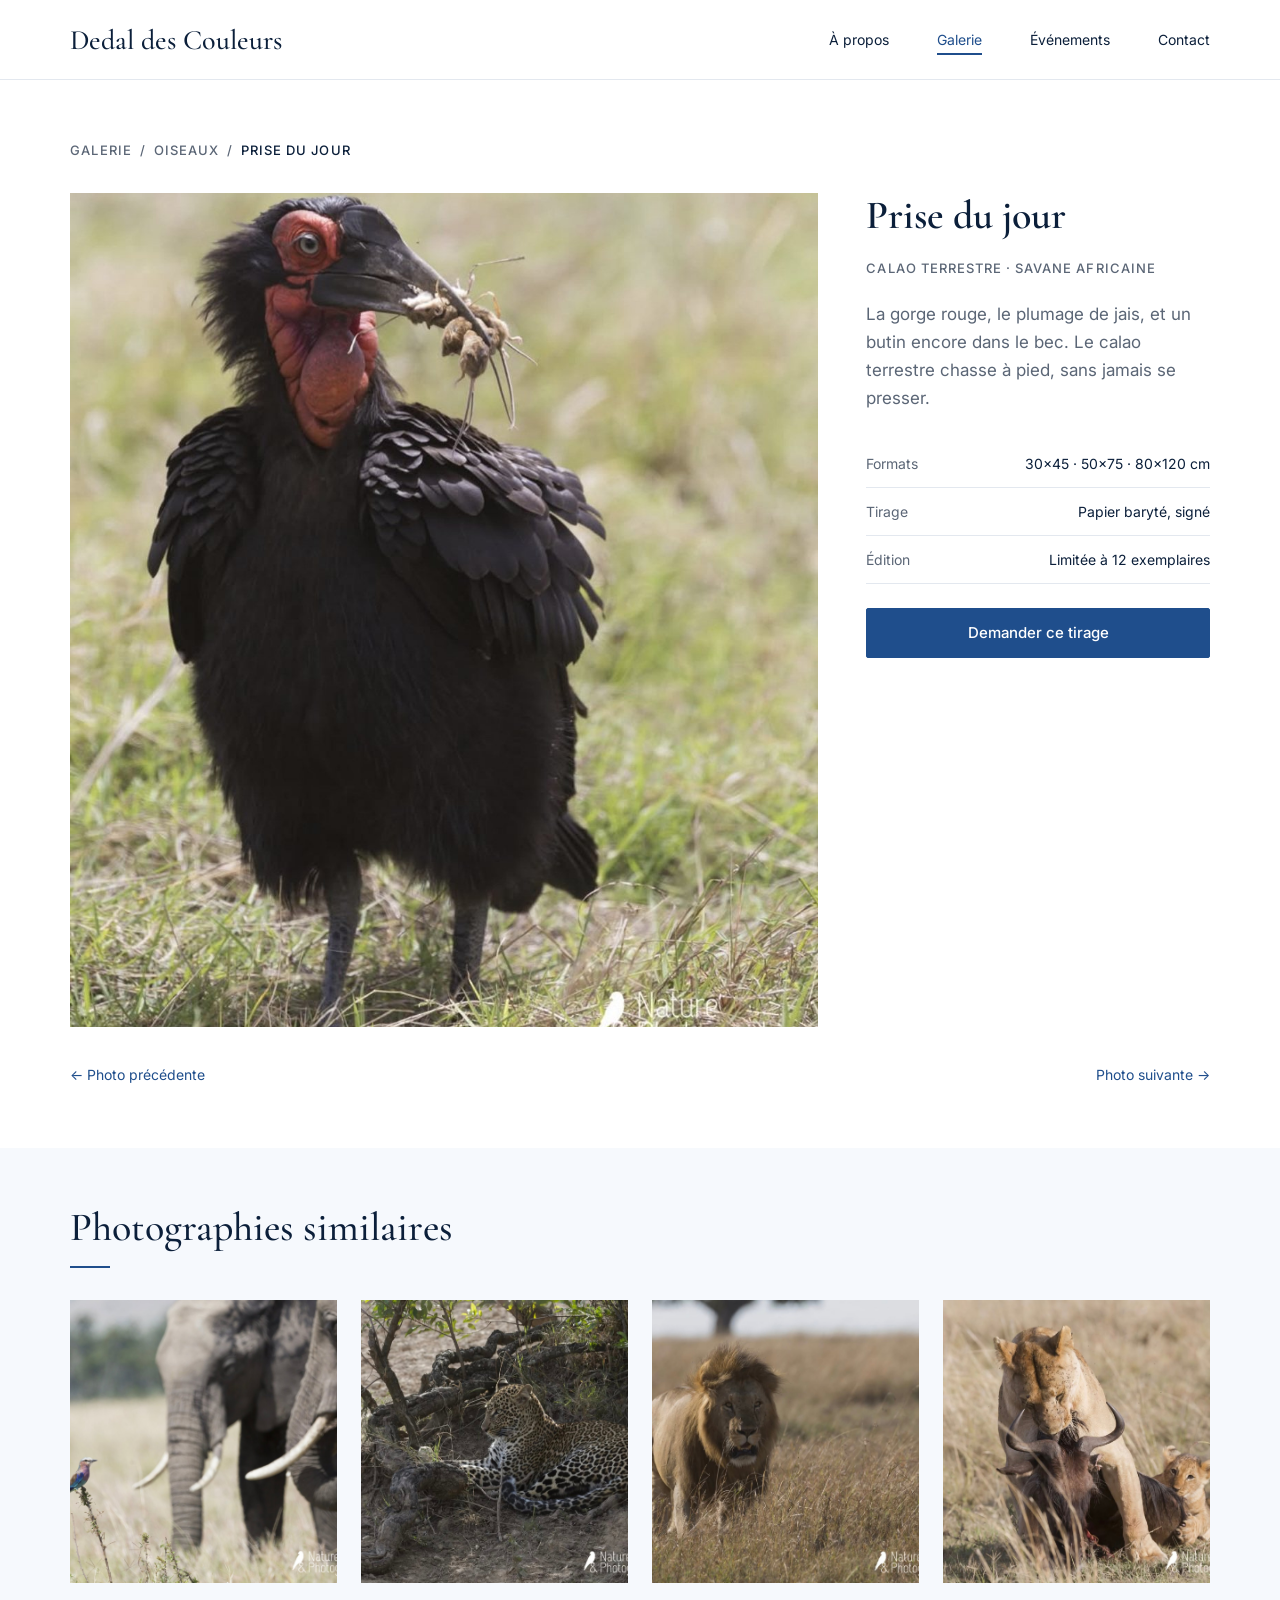
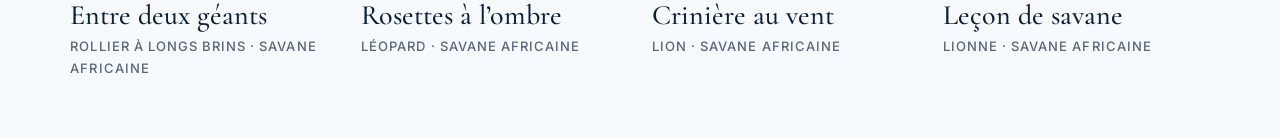
<file: photo-10.html>
<!DOCTYPE html>
<html lang="fr">
<head>
  <meta charset="utf-8">
  <meta name="viewport" content="width=device-width, initial-scale=1">
  <title>Prise du jour · Dedal des Couleurs</title>
  <link rel="canonical" href="https://flo06000.github.io/dedal-des-couleurs/photo-10.html">
  <meta name="description" content="Prise du jour — Calao terrestre, savane africaine. Tirage d'art en édition limitée, Dedal des Couleurs.">
  <meta name="theme-color" content="#FFFFFF">
  <meta property="og:title" content="Prise du jour · Dedal des Couleurs">
  <meta property="og:image" content="images/photo-10.jpg">
  <link rel="icon" href="data:image/svg+xml,%3Csvg%20xmlns='http://www.w3.org/2000/svg'%20viewBox='0%200%2032%2032'%3E%3Crect%20width='32'%20height='32'%20fill='%231F4E8C'/%3E%3Ctext%20x='16'%20y='23'%20font-size='20'%20text-anchor='middle'%20fill='white'%20font-family='Georgia'%3ED%3C/text%3E%3C/svg%3E">
  <link rel="preconnect" href="https://fonts.googleapis.com">
  <link rel="preconnect" href="https://fonts.gstatic.com" crossorigin>
  <link href="https://fonts.googleapis.com/css2?family=Cormorant+Garamond:wght@500;600&family=Inter:wght@400;500&display=swap" rel="stylesheet">
  <link rel="stylesheet" href="css/photo.css">
  <script src="js/main.js"></script>
</head>
<body>
  <a class="skip-link" href="#contenu">Aller au contenu</a>

  <header class="site-header">
    <div class="container header-inner">
      <a class="logo" href="index.html#accueil">Dedal des Couleurs</a>
      <a class="menu-toggle" href="#menu" aria-label="Ouvrir le menu"><span></span><span></span><span></span></a>
      <nav id="menu" class="nav" aria-label="Navigation principale">
        <a class="menu-close" href="#contenu" aria-label="Fermer le menu"><svg class="icon" viewBox="0 0 24 24" aria-hidden="true"><path d="M6 6l12 12M18 6L6 18"/></svg></a>
        <p class="menu-label">Menu</p>
        <ul>
          <li><a href="index.html#a-propos">À propos<svg class="icon menu-arrow" viewBox="0 0 24 24" aria-hidden="true"><path d="M5 12h14M13 6l6 6-6 6"/></svg></a></li>
          <li><a href="index.html#galerie" aria-current="page">Galerie<svg class="icon menu-arrow" viewBox="0 0 24 24" aria-hidden="true"><path d="M5 12h14M13 6l6 6-6 6"/></svg></a></li>
          <li><a href="index.html#evenements">Événements<svg class="icon menu-arrow" viewBox="0 0 24 24" aria-hidden="true"><path d="M5 12h14M13 6l6 6-6 6"/></svg></a></li>
          <li><a href="index.html#contact">Contact<svg class="icon menu-arrow" viewBox="0 0 24 24" aria-hidden="true"><path d="M5 12h14M13 6l6 6-6 6"/></svg></a></li>
        </ul>
        <a class="btn btn--primary btn--block menu-cta" href="index.html#contact">Demander un tirage</a>
        <p class="menu-info">dedal@gmail.com<span>01 63 45 85 56</span></p>
        <p class="menu-social"><a href="#">Instagram</a> · <a href="#">YouTube</a> · <a href="#">Facebook</a></p>
        <p class="menu-copy">© 2026 Dedal des Couleurs</p>
      </nav>
    </div>
  </header>

  <main id="contenu">
    <div class="container">
      <nav class="breadcrumb" aria-label="Fil d’Ariane">
        <a href="index.html#galerie">Galerie</a><span aria-hidden="true">/</span><span>Oiseaux</span><span aria-hidden="true">/</span><span aria-current="page">Prise du jour</span>
      </nav>
    </div>

    <section class="section section--detail">
      <div class="container detail" id="detail">
        <figure class="detail__media">
          <a class="detail__zoom" href="#zoom" aria-label="Agrandir la photographie">
            <img src="images/photo-10.jpg" width="1080" height="1337" alt="Calao terrestre à la gorge rouge tenant de petits rongeurs dans son bec, debout dans l’herbe">
            <span class="detail__zoom-chip"><svg class="icon" viewBox="0 0 24 24" aria-hidden="true"><circle cx="10" cy="10" r="6"/><path d="M15 15l6 6M10 7v6M7 10h6"/></svg> Agrandir</span>
          </a>
        </figure>

        <div class="detail__info">
          <h1>Prise du jour</h1>
          <p class="label label--grey">Calao terrestre · Savane africaine</p>
          <p class="lead">La gorge rouge, le plumage de jais, et un butin encore dans le bec. Le calao terrestre chasse à pied, sans jamais se presser.</p>
          <dl class="specs">
            <div><dt>Formats</dt><dd>30×45 · 50×75 · 80×120 cm</dd></div>
            <div><dt>Tirage</dt><dd>Papier baryté, signé</dd></div>
            <div><dt>Édition</dt><dd>Limitée à 12 exemplaires</dd></div>
          </dl>
          <a class="btn btn--primary btn--block" href="index.html#contact">Demander ce tirage</a>
        </div>
      </div>

      <div class="container">
        <nav class="pager" aria-label="Navigation entre les photographies">
          <a href="photo-9.html" title="Sur la crête">← Photo précédente</a>
          <a href="photo-11.html" title="Rosettes à l’ombre">Photo suivante →</a>
        </nav>
      </div>
    </section>

    <section class="section section--tint">
      <div class="container">
        <header class="section-head reveal">
          <h2>Photographies similaires</h2>
          <span class="rule" aria-hidden="true"></span>
        </header>
        <div class="similar">
          <article class="card card--landscape">
            <a href="photo-3.html"><figure class="card__media">
              <img src="images/photo-3.jpg" width="1600" height="1273" loading="lazy" alt="Rollier à longs brins perché sur une branche épineuse, deux éléphants flous au second plan">
              <span class="card__chip">Voir la photographie</span></figure>
              <h3 class="card__title">Entre deux géants</h3>
              <p class="card__meta">Rollier à longs brins · Savane africaine</p></a>
          </article>
          <article class="card card--landscape">
            <a href="photo-11.html"><figure class="card__media">
              <img src="images/photo-11.jpg" width="1600" height="1268" loading="lazy" alt="Léopard allongé à l’ombre de racines noueuses, le regard tourné vers la gauche">
              <span class="card__chip">Voir la photographie</span></figure>
              <h3 class="card__title">Rosettes à l’ombre</h3>
              <p class="card__meta">Léopard · Savane africaine</p></a>
          </article>
          <article class="card card--landscape">
            <a href="photo-8.html"><figure class="card__media">
              <img src="images/photo-8.jpg" width="1600" height="1265" loading="lazy" alt="Lion mâle avançant dans les herbes sèches, la crinière ébouriffée par le vent">
              <span class="card__chip">Voir la photographie</span></figure>
              <h3 class="card__title">Crinière au vent</h3>
              <p class="card__meta">Lion · Savane africaine</p></a>
          </article>
          <article class="card card--landscape">
            <a href="photo-12.html"><figure class="card__media">
              <img src="images/photo-12.jpg" width="1600" height="1266" loading="lazy" alt="Une lionne tient un gnou, un lionceau couché contre la proie l’observe">
              <span class="card__chip">Voir la photographie</span></figure>
              <h3 class="card__title">Leçon de savane</h3>
              <p class="card__meta">Lionne · Savane africaine</p></a>
          </article>
        </div>
      </div>
    </section>
  </main>

  <!-- photo en grand (lien #zoom) -->
  <div class="lightbox" id="zoom">
    <a class="lightbox__bg" href="#detail" aria-label="Fermer"></a>
    <img src="images/photo-10.jpg" width="1080" height="1337" alt="Calao terrestre à la gorge rouge tenant de petits rongeurs dans son bec, debout dans l’herbe">
    <a class="lightbox__close" href="#detail" aria-label="Fermer"><svg class="icon" viewBox="0 0 24 24" aria-hidden="true"><path d="M6 6l12 12M18 6L6 18"/></svg></a>
  </div>



</body>
</html>
</file>
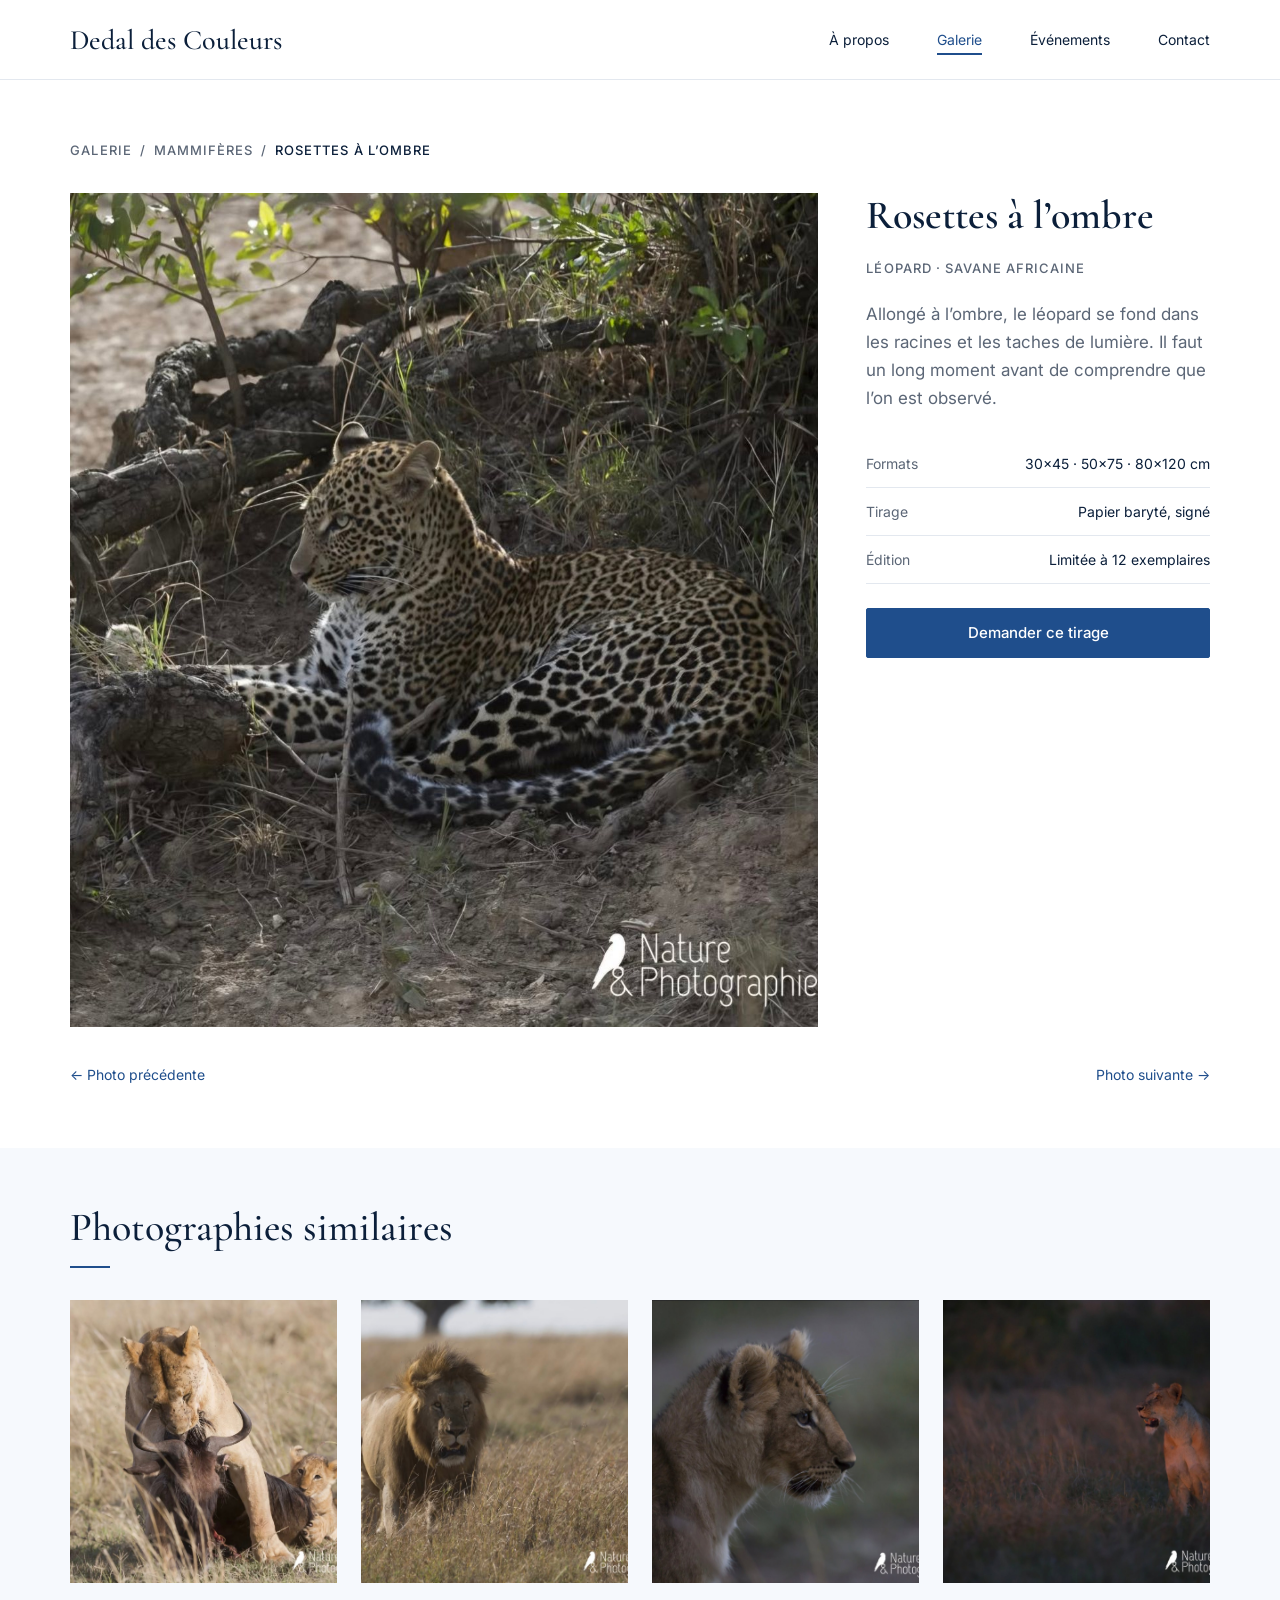
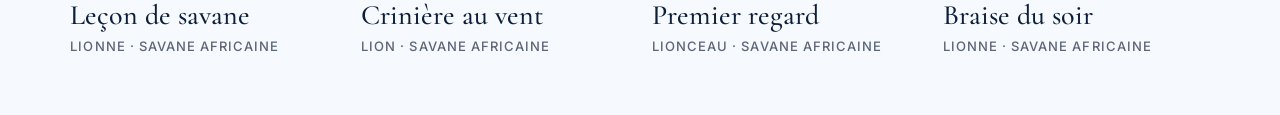
<file: photo-11.html>
<!DOCTYPE html>
<html lang="fr">
<head>
  <meta charset="utf-8">
  <meta name="viewport" content="width=device-width, initial-scale=1">
  <title>Rosettes à l’ombre · Dedal des Couleurs</title>
  <link rel="canonical" href="https://flo06000.github.io/dedal-des-couleurs/photo-11.html">
  <meta name="description" content="Rosettes à l’ombre — Léopard, savane africaine. Tirage d'art en édition limitée, Dedal des Couleurs.">
  <meta name="theme-color" content="#FFFFFF">
  <meta property="og:title" content="Rosettes à l’ombre · Dedal des Couleurs">
  <meta property="og:image" content="images/photo-11.jpg">
  <link rel="icon" href="data:image/svg+xml,%3Csvg%20xmlns='http://www.w3.org/2000/svg'%20viewBox='0%200%2032%2032'%3E%3Crect%20width='32'%20height='32'%20fill='%231F4E8C'/%3E%3Ctext%20x='16'%20y='23'%20font-size='20'%20text-anchor='middle'%20fill='white'%20font-family='Georgia'%3ED%3C/text%3E%3C/svg%3E">
  <link rel="preconnect" href="https://fonts.googleapis.com">
  <link rel="preconnect" href="https://fonts.gstatic.com" crossorigin>
  <link href="https://fonts.googleapis.com/css2?family=Cormorant+Garamond:wght@500;600&family=Inter:wght@400;500&display=swap" rel="stylesheet">
  <link rel="stylesheet" href="css/photo.css">
  <script src="js/main.js"></script>
</head>
<body>
  <a class="skip-link" href="#contenu">Aller au contenu</a>

  <header class="site-header">
    <div class="container header-inner">
      <a class="logo" href="index.html#accueil">Dedal des Couleurs</a>
      <a class="menu-toggle" href="#menu" aria-label="Ouvrir le menu"><span></span><span></span><span></span></a>
      <nav id="menu" class="nav" aria-label="Navigation principale">
        <a class="menu-close" href="#contenu" aria-label="Fermer le menu"><svg class="icon" viewBox="0 0 24 24" aria-hidden="true"><path d="M6 6l12 12M18 6L6 18"/></svg></a>
        <p class="menu-label">Menu</p>
        <ul>
          <li><a href="index.html#a-propos">À propos<svg class="icon menu-arrow" viewBox="0 0 24 24" aria-hidden="true"><path d="M5 12h14M13 6l6 6-6 6"/></svg></a></li>
          <li><a href="index.html#galerie" aria-current="page">Galerie<svg class="icon menu-arrow" viewBox="0 0 24 24" aria-hidden="true"><path d="M5 12h14M13 6l6 6-6 6"/></svg></a></li>
          <li><a href="index.html#evenements">Événements<svg class="icon menu-arrow" viewBox="0 0 24 24" aria-hidden="true"><path d="M5 12h14M13 6l6 6-6 6"/></svg></a></li>
          <li><a href="index.html#contact">Contact<svg class="icon menu-arrow" viewBox="0 0 24 24" aria-hidden="true"><path d="M5 12h14M13 6l6 6-6 6"/></svg></a></li>
        </ul>
        <a class="btn btn--primary btn--block menu-cta" href="index.html#contact">Demander un tirage</a>
        <p class="menu-info">dedal@gmail.com<span>01 63 45 85 56</span></p>
        <p class="menu-social"><a href="#">Instagram</a> · <a href="#">YouTube</a> · <a href="#">Facebook</a></p>
        <p class="menu-copy">© 2026 Dedal des Couleurs</p>
      </nav>
    </div>
  </header>

  <main id="contenu">
    <div class="container">
      <nav class="breadcrumb" aria-label="Fil d’Ariane">
        <a href="index.html#galerie">Galerie</a><span aria-hidden="true">/</span><span>Mammifères</span><span aria-hidden="true">/</span><span aria-current="page">Rosettes à l’ombre</span>
      </nav>
    </div>

    <section class="section section--detail">
      <div class="container detail" id="detail">
        <figure class="detail__media">
          <a class="detail__zoom" href="#zoom" aria-label="Agrandir la photographie">
            <img src="images/photo-11.jpg" width="1600" height="1268" alt="Léopard allongé à l’ombre de racines noueuses, le regard tourné vers la gauche">
            <span class="detail__zoom-chip"><svg class="icon" viewBox="0 0 24 24" aria-hidden="true"><circle cx="10" cy="10" r="6"/><path d="M15 15l6 6M10 7v6M7 10h6"/></svg> Agrandir</span>
          </a>
        </figure>

        <div class="detail__info">
          <h1>Rosettes à l’ombre</h1>
          <p class="label label--grey">Léopard · Savane africaine</p>
          <p class="lead">Allongé à l’ombre, le léopard se fond dans les racines et les taches de lumière. Il faut un long moment avant de comprendre que l’on est observé.</p>
          <dl class="specs">
            <div><dt>Formats</dt><dd>30×45 · 50×75 · 80×120 cm</dd></div>
            <div><dt>Tirage</dt><dd>Papier baryté, signé</dd></div>
            <div><dt>Édition</dt><dd>Limitée à 12 exemplaires</dd></div>
          </dl>
          <a class="btn btn--primary btn--block" href="index.html#contact">Demander ce tirage</a>
        </div>
      </div>

      <div class="container">
        <nav class="pager" aria-label="Navigation entre les photographies">
          <a href="photo-10.html" title="Prise du jour">← Photo précédente</a>
          <a href="photo-12.html" title="Leçon de savane">Photo suivante →</a>
        </nav>
      </div>
    </section>

    <section class="section section--tint">
      <div class="container">
        <header class="section-head reveal">
          <h2>Photographies similaires</h2>
          <span class="rule" aria-hidden="true"></span>
        </header>
        <div class="similar">
          <article class="card card--landscape">
            <a href="photo-12.html"><figure class="card__media">
              <img src="images/photo-12.jpg" width="1600" height="1266" loading="lazy" alt="Une lionne tient un gnou, un lionceau couché contre la proie l’observe">
              <span class="card__chip">Voir la photographie</span></figure>
              <h3 class="card__title">Leçon de savane</h3>
              <p class="card__meta">Lionne · Savane africaine</p></a>
          </article>
          <article class="card card--landscape">
            <a href="photo-8.html"><figure class="card__media">
              <img src="images/photo-8.jpg" width="1600" height="1265" loading="lazy" alt="Lion mâle avançant dans les herbes sèches, la crinière ébouriffée par le vent">
              <span class="card__chip">Voir la photographie</span></figure>
              <h3 class="card__title">Crinière au vent</h3>
              <p class="card__meta">Lion · Savane africaine</p></a>
          </article>
          <article class="card card--landscape">
            <a href="photo-5.html"><figure class="card__media">
              <img src="images/photo-5.jpg" width="1600" height="1273" loading="lazy" alt="Portrait de profil d’un lionceau aux grandes oreilles rondes, le regard tourné vers l’horizon">
              <span class="card__chip">Voir la photographie</span></figure>
              <h3 class="card__title">Premier regard</h3>
              <p class="card__meta">Lionceau · Savane africaine</p></a>
          </article>
          <article class="card card--landscape">
            <a href="photo-1.html"><figure class="card__media">
              <img src="images/photo-1.jpg" width="1600" height="1262" loading="lazy" alt="Lionne debout dans les hautes herbes, éclairée par la dernière lumière orangée du soir">
              <span class="card__chip">Voir la photographie</span></figure>
              <h3 class="card__title">Braise du soir</h3>
              <p class="card__meta">Lionne · Savane africaine</p></a>
          </article>
        </div>
      </div>
    </section>
  </main>

  <!-- photo en grand (lien #zoom) -->
  <div class="lightbox" id="zoom">
    <a class="lightbox__bg" href="#detail" aria-label="Fermer"></a>
    <img src="images/photo-11.jpg" width="1600" height="1268" alt="Léopard allongé à l’ombre de racines noueuses, le regard tourné vers la gauche">
    <a class="lightbox__close" href="#detail" aria-label="Fermer"><svg class="icon" viewBox="0 0 24 24" aria-hidden="true"><path d="M6 6l12 12M18 6L6 18"/></svg></a>
  </div>



</body>
</html>
</file>
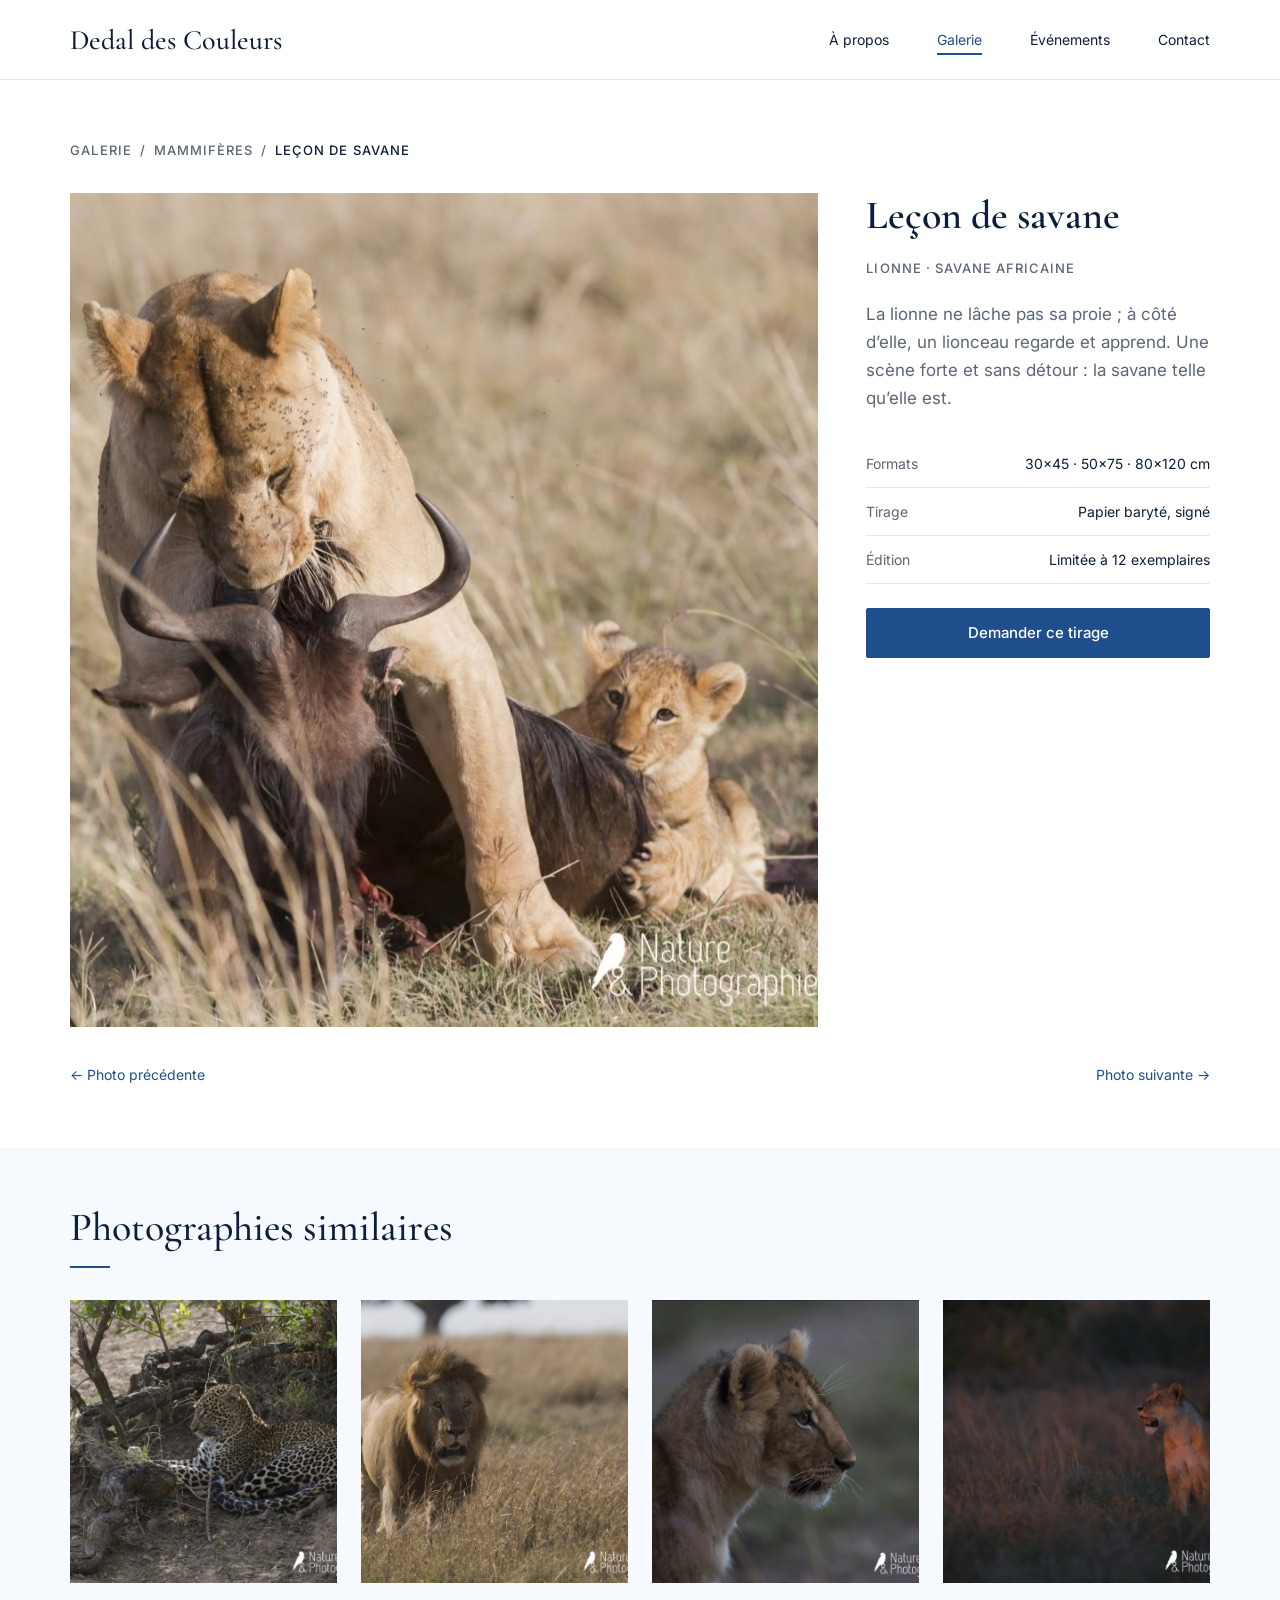
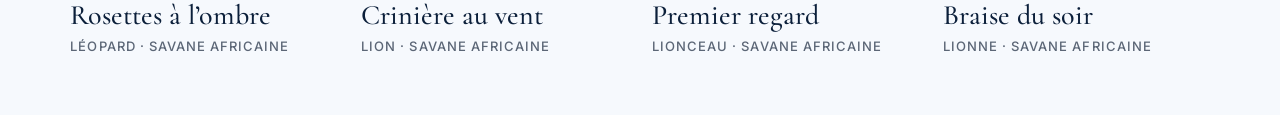
<file: photo-12.html>
<!DOCTYPE html>
<html lang="fr">
<head>
  <meta charset="utf-8">
  <meta name="viewport" content="width=device-width, initial-scale=1">
  <title>Leçon de savane · Dedal des Couleurs</title>
  <link rel="canonical" href="https://flo06000.github.io/dedal-des-couleurs/photo-12.html">
  <meta name="description" content="Leçon de savane — Lionne, savane africaine. Tirage d'art en édition limitée, Dedal des Couleurs.">
  <meta name="theme-color" content="#FFFFFF">
  <meta property="og:title" content="Leçon de savane · Dedal des Couleurs">
  <meta property="og:image" content="images/photo-12.jpg">
  <link rel="icon" href="data:image/svg+xml,%3Csvg%20xmlns='http://www.w3.org/2000/svg'%20viewBox='0%200%2032%2032'%3E%3Crect%20width='32'%20height='32'%20fill='%231F4E8C'/%3E%3Ctext%20x='16'%20y='23'%20font-size='20'%20text-anchor='middle'%20fill='white'%20font-family='Georgia'%3ED%3C/text%3E%3C/svg%3E">
  <link rel="preconnect" href="https://fonts.googleapis.com">
  <link rel="preconnect" href="https://fonts.gstatic.com" crossorigin>
  <link href="https://fonts.googleapis.com/css2?family=Cormorant+Garamond:wght@500;600&family=Inter:wght@400;500&display=swap" rel="stylesheet">
  <link rel="stylesheet" href="css/photo.css">
  <script src="js/main.js"></script>
</head>
<body>
  <a class="skip-link" href="#contenu">Aller au contenu</a>

  <header class="site-header">
    <div class="container header-inner">
      <a class="logo" href="index.html#accueil">Dedal des Couleurs</a>
      <a class="menu-toggle" href="#menu" aria-label="Ouvrir le menu"><span></span><span></span><span></span></a>
      <nav id="menu" class="nav" aria-label="Navigation principale">
        <a class="menu-close" href="#contenu" aria-label="Fermer le menu"><svg class="icon" viewBox="0 0 24 24" aria-hidden="true"><path d="M6 6l12 12M18 6L6 18"/></svg></a>
        <p class="menu-label">Menu</p>
        <ul>
          <li><a href="index.html#a-propos">À propos<svg class="icon menu-arrow" viewBox="0 0 24 24" aria-hidden="true"><path d="M5 12h14M13 6l6 6-6 6"/></svg></a></li>
          <li><a href="index.html#galerie" aria-current="page">Galerie<svg class="icon menu-arrow" viewBox="0 0 24 24" aria-hidden="true"><path d="M5 12h14M13 6l6 6-6 6"/></svg></a></li>
          <li><a href="index.html#evenements">Événements<svg class="icon menu-arrow" viewBox="0 0 24 24" aria-hidden="true"><path d="M5 12h14M13 6l6 6-6 6"/></svg></a></li>
          <li><a href="index.html#contact">Contact<svg class="icon menu-arrow" viewBox="0 0 24 24" aria-hidden="true"><path d="M5 12h14M13 6l6 6-6 6"/></svg></a></li>
        </ul>
        <a class="btn btn--primary btn--block menu-cta" href="index.html#contact">Demander un tirage</a>
        <p class="menu-info">dedal@gmail.com<span>01 63 45 85 56</span></p>
        <p class="menu-social"><a href="#">Instagram</a> · <a href="#">YouTube</a> · <a href="#">Facebook</a></p>
        <p class="menu-copy">© 2026 Dedal des Couleurs</p>
      </nav>
    </div>
  </header>

  <main id="contenu">
    <div class="container">
      <nav class="breadcrumb" aria-label="Fil d’Ariane">
        <a href="index.html#galerie">Galerie</a><span aria-hidden="true">/</span><span>Mammifères</span><span aria-hidden="true">/</span><span aria-current="page">Leçon de savane</span>
      </nav>
    </div>

    <section class="section section--detail">
      <div class="container detail" id="detail">
        <figure class="detail__media">
          <a class="detail__zoom" href="#zoom" aria-label="Agrandir la photographie">
            <img src="images/photo-12.jpg" width="1600" height="1266" alt="Une lionne tient un gnou, un lionceau couché contre la proie l’observe">
            <span class="detail__zoom-chip"><svg class="icon" viewBox="0 0 24 24" aria-hidden="true"><circle cx="10" cy="10" r="6"/><path d="M15 15l6 6M10 7v6M7 10h6"/></svg> Agrandir</span>
          </a>
        </figure>

        <div class="detail__info">
          <h1>Leçon de savane</h1>
          <p class="label label--grey">Lionne · Savane africaine</p>
          <p class="lead">La lionne ne lâche pas sa proie ; à côté d’elle, un lionceau regarde et apprend. Une scène forte et sans détour : la savane telle qu’elle est.</p>
          <dl class="specs">
            <div><dt>Formats</dt><dd>30×45 · 50×75 · 80×120 cm</dd></div>
            <div><dt>Tirage</dt><dd>Papier baryté, signé</dd></div>
            <div><dt>Édition</dt><dd>Limitée à 12 exemplaires</dd></div>
          </dl>
          <a class="btn btn--primary btn--block" href="index.html#contact">Demander ce tirage</a>
        </div>
      </div>

      <div class="container">
        <nav class="pager" aria-label="Navigation entre les photographies">
          <a href="photo-11.html" title="Rosettes à l’ombre">← Photo précédente</a>
          <a href="photo-1.html" title="Braise du soir">Photo suivante →</a>
        </nav>
      </div>
    </section>

    <section class="section section--tint">
      <div class="container">
        <header class="section-head reveal">
          <h2>Photographies similaires</h2>
          <span class="rule" aria-hidden="true"></span>
        </header>
        <div class="similar">
          <article class="card card--landscape">
            <a href="photo-11.html"><figure class="card__media">
              <img src="images/photo-11.jpg" width="1600" height="1268" loading="lazy" alt="Léopard allongé à l’ombre de racines noueuses, le regard tourné vers la gauche">
              <span class="card__chip">Voir la photographie</span></figure>
              <h3 class="card__title">Rosettes à l’ombre</h3>
              <p class="card__meta">Léopard · Savane africaine</p></a>
          </article>
          <article class="card card--landscape">
            <a href="photo-8.html"><figure class="card__media">
              <img src="images/photo-8.jpg" width="1600" height="1265" loading="lazy" alt="Lion mâle avançant dans les herbes sèches, la crinière ébouriffée par le vent">
              <span class="card__chip">Voir la photographie</span></figure>
              <h3 class="card__title">Crinière au vent</h3>
              <p class="card__meta">Lion · Savane africaine</p></a>
          </article>
          <article class="card card--landscape">
            <a href="photo-5.html"><figure class="card__media">
              <img src="images/photo-5.jpg" width="1600" height="1273" loading="lazy" alt="Portrait de profil d’un lionceau aux grandes oreilles rondes, le regard tourné vers l’horizon">
              <span class="card__chip">Voir la photographie</span></figure>
              <h3 class="card__title">Premier regard</h3>
              <p class="card__meta">Lionceau · Savane africaine</p></a>
          </article>
          <article class="card card--landscape">
            <a href="photo-1.html"><figure class="card__media">
              <img src="images/photo-1.jpg" width="1600" height="1262" loading="lazy" alt="Lionne debout dans les hautes herbes, éclairée par la dernière lumière orangée du soir">
              <span class="card__chip">Voir la photographie</span></figure>
              <h3 class="card__title">Braise du soir</h3>
              <p class="card__meta">Lionne · Savane africaine</p></a>
          </article>
        </div>
      </div>
    </section>
  </main>

  <!-- photo en grand (lien #zoom) -->
  <div class="lightbox" id="zoom">
    <a class="lightbox__bg" href="#detail" aria-label="Fermer"></a>
    <img src="images/photo-12.jpg" width="1600" height="1266" alt="Une lionne tient un gnou, un lionceau couché contre la proie l’observe">
    <a class="lightbox__close" href="#detail" aria-label="Fermer"><svg class="icon" viewBox="0 0 24 24" aria-hidden="true"><path d="M6 6l12 12M18 6L6 18"/></svg></a>
  </div>



</body>
</html>
</file>
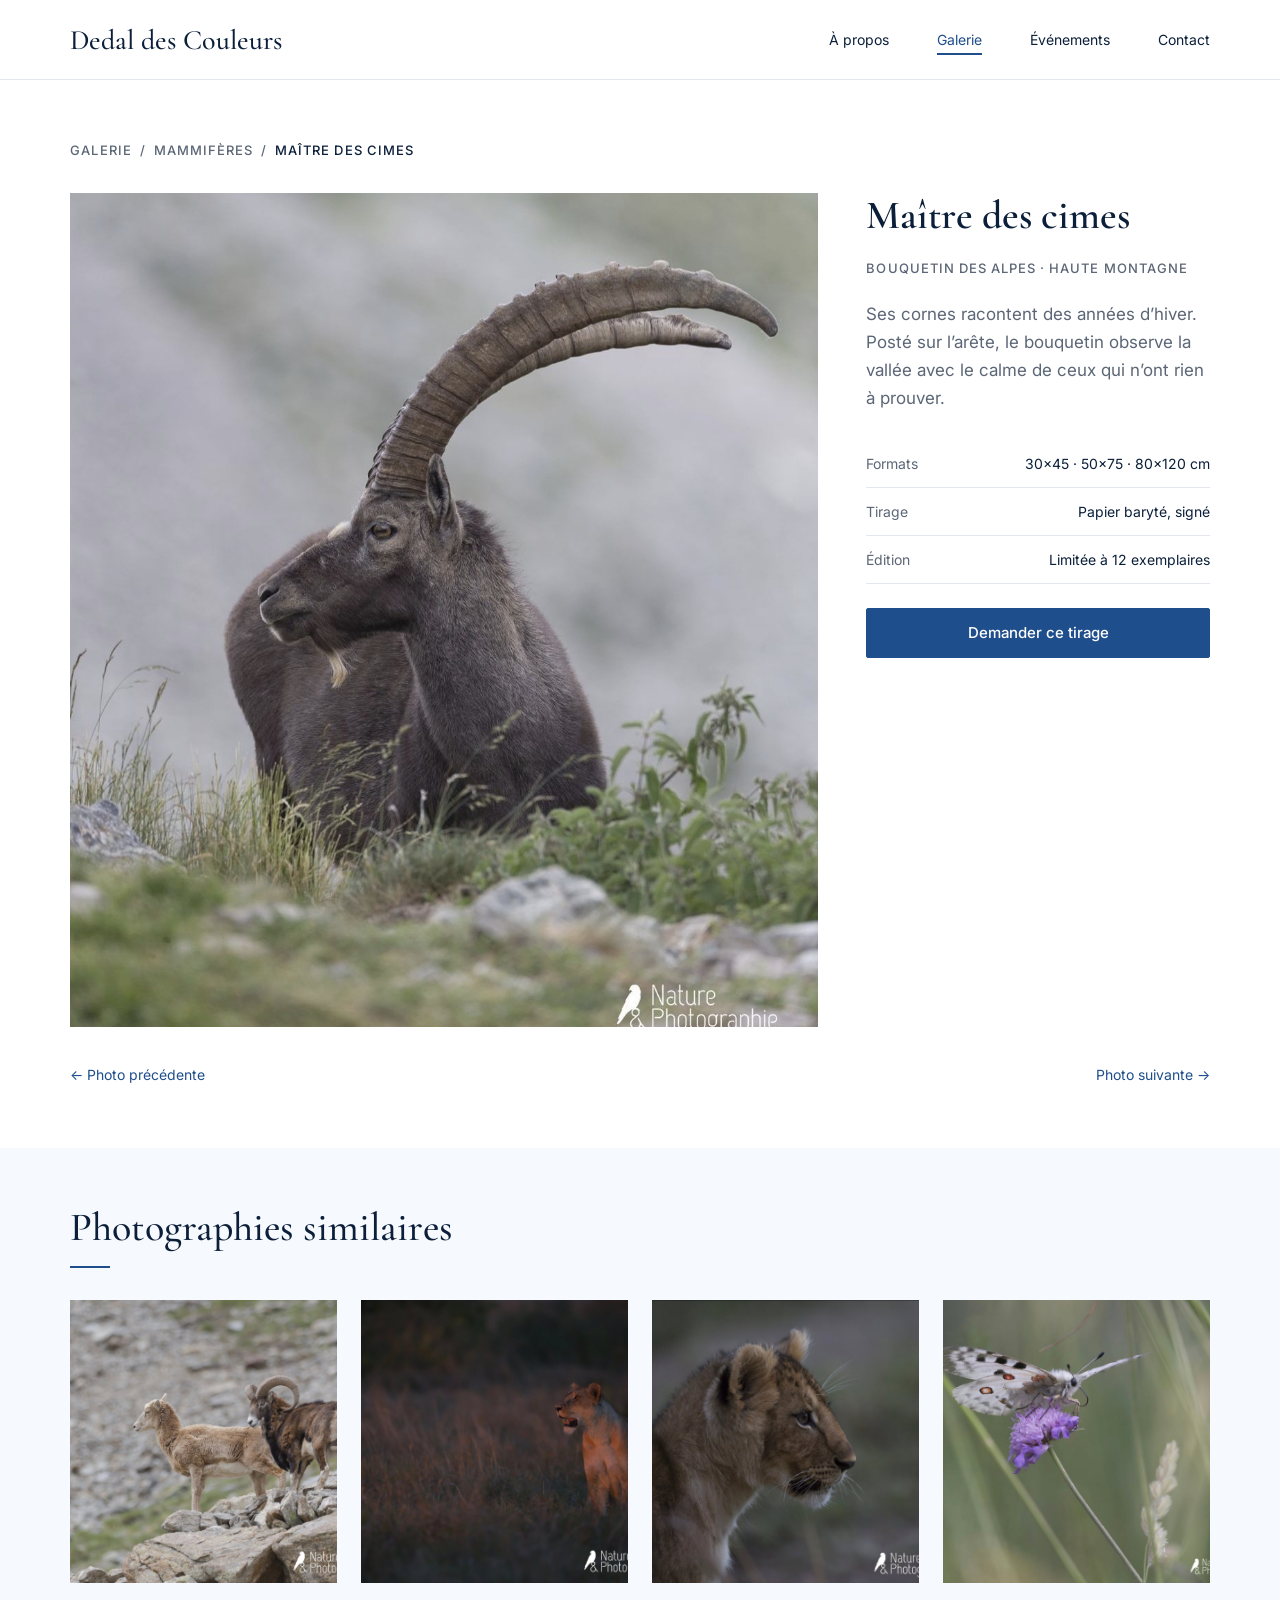
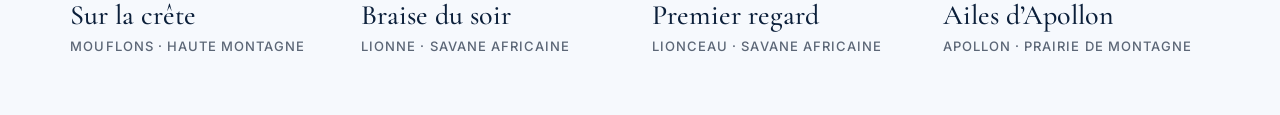
<file: photo-2.html>
<!DOCTYPE html>
<html lang="fr">
<head>
  <meta charset="utf-8">
  <meta name="viewport" content="width=device-width, initial-scale=1">
  <title>Maître des cimes · Dedal des Couleurs</title>
  <link rel="canonical" href="https://flo06000.github.io/dedal-des-couleurs/photo-2.html">
  <meta name="description" content="Maître des cimes — Bouquetin des Alpes, haute montagne. Tirage d'art en édition limitée, Dedal des Couleurs.">
  <meta name="theme-color" content="#FFFFFF">
  <meta property="og:title" content="Maître des cimes · Dedal des Couleurs">
  <meta property="og:image" content="images/photo-2.jpg">
  <link rel="icon" href="data:image/svg+xml,%3Csvg%20xmlns='http://www.w3.org/2000/svg'%20viewBox='0%200%2032%2032'%3E%3Crect%20width='32'%20height='32'%20fill='%231F4E8C'/%3E%3Ctext%20x='16'%20y='23'%20font-size='20'%20text-anchor='middle'%20fill='white'%20font-family='Georgia'%3ED%3C/text%3E%3C/svg%3E">
  <link rel="preconnect" href="https://fonts.googleapis.com">
  <link rel="preconnect" href="https://fonts.gstatic.com" crossorigin>
  <link href="https://fonts.googleapis.com/css2?family=Cormorant+Garamond:wght@500;600&family=Inter:wght@400;500&display=swap" rel="stylesheet">
  <link rel="stylesheet" href="css/photo.css">
  <script src="js/main.js"></script>
</head>
<body>
  <a class="skip-link" href="#contenu">Aller au contenu</a>

  <header class="site-header">
    <div class="container header-inner">
      <a class="logo" href="index.html#accueil">Dedal des Couleurs</a>
      <a class="menu-toggle" href="#menu" aria-label="Ouvrir le menu"><span></span><span></span><span></span></a>
      <nav id="menu" class="nav" aria-label="Navigation principale">
        <a class="menu-close" href="#contenu" aria-label="Fermer le menu"><svg class="icon" viewBox="0 0 24 24" aria-hidden="true"><path d="M6 6l12 12M18 6L6 18"/></svg></a>
        <p class="menu-label">Menu</p>
        <ul>
          <li><a href="index.html#a-propos">À propos<svg class="icon menu-arrow" viewBox="0 0 24 24" aria-hidden="true"><path d="M5 12h14M13 6l6 6-6 6"/></svg></a></li>
          <li><a href="index.html#galerie" aria-current="page">Galerie<svg class="icon menu-arrow" viewBox="0 0 24 24" aria-hidden="true"><path d="M5 12h14M13 6l6 6-6 6"/></svg></a></li>
          <li><a href="index.html#evenements">Événements<svg class="icon menu-arrow" viewBox="0 0 24 24" aria-hidden="true"><path d="M5 12h14M13 6l6 6-6 6"/></svg></a></li>
          <li><a href="index.html#contact">Contact<svg class="icon menu-arrow" viewBox="0 0 24 24" aria-hidden="true"><path d="M5 12h14M13 6l6 6-6 6"/></svg></a></li>
        </ul>
        <a class="btn btn--primary btn--block menu-cta" href="index.html#contact">Demander un tirage</a>
        <p class="menu-info">dedal@gmail.com<span>01 63 45 85 56</span></p>
        <p class="menu-social"><a href="#">Instagram</a> · <a href="#">YouTube</a> · <a href="#">Facebook</a></p>
        <p class="menu-copy">© 2026 Dedal des Couleurs</p>
      </nav>
    </div>
  </header>

  <main id="contenu">
    <div class="container">
      <nav class="breadcrumb" aria-label="Fil d’Ariane">
        <a href="index.html#galerie">Galerie</a><span aria-hidden="true">/</span><span>Mammifères</span><span aria-hidden="true">/</span><span aria-current="page">Maître des cimes</span>
      </nav>
    </div>

    <section class="section section--detail">
      <div class="container detail" id="detail">
        <figure class="detail__media">
          <a class="detail__zoom" href="#zoom" aria-label="Agrandir la photographie">
            <img src="images/photo-2.jpg" width="1080" height="1346" alt="Bouquetin des Alpes mâle aux longues cornes annelées, la tête tournée, sur un fond de pente brumeuse">
            <span class="detail__zoom-chip"><svg class="icon" viewBox="0 0 24 24" aria-hidden="true"><circle cx="10" cy="10" r="6"/><path d="M15 15l6 6M10 7v6M7 10h6"/></svg> Agrandir</span>
          </a>
        </figure>

        <div class="detail__info">
          <h1>Maître des cimes</h1>
          <p class="label label--grey">Bouquetin des Alpes · Haute montagne</p>
          <p class="lead">Ses cornes racontent des années d’hiver. Posté sur l’arête, le bouquetin observe la vallée avec le calme de ceux qui n’ont rien à prouver.</p>
          <dl class="specs">
            <div><dt>Formats</dt><dd>30×45 · 50×75 · 80×120 cm</dd></div>
            <div><dt>Tirage</dt><dd>Papier baryté, signé</dd></div>
            <div><dt>Édition</dt><dd>Limitée à 12 exemplaires</dd></div>
          </dl>
          <a class="btn btn--primary btn--block" href="index.html#contact">Demander ce tirage</a>
        </div>
      </div>

      <div class="container">
        <nav class="pager" aria-label="Navigation entre les photographies">
          <a href="photo-1.html" title="Braise du soir">← Photo précédente</a>
          <a href="photo-3.html" title="Entre deux géants">Photo suivante →</a>
        </nav>
      </div>
    </section>

    <section class="section section--tint">
      <div class="container">
        <header class="section-head reveal">
          <h2>Photographies similaires</h2>
          <span class="rule" aria-hidden="true"></span>
        </header>
        <div class="similar">
          <article class="card card--landscape">
            <a href="photo-9.html"><figure class="card__media">
              <img src="images/photo-9.jpg" width="1600" height="1262" loading="lazy" alt="Une mouflonne et un mouflon aux grandes cornes enroulées, debout sur un rocher">
              <span class="card__chip">Voir la photographie</span></figure>
              <h3 class="card__title">Sur la crête</h3>
              <p class="card__meta">Mouflons · Haute montagne</p></a>
          </article>
          <article class="card card--landscape">
            <a href="photo-1.html"><figure class="card__media">
              <img src="images/photo-1.jpg" width="1600" height="1262" loading="lazy" alt="Lionne debout dans les hautes herbes, éclairée par la dernière lumière orangée du soir">
              <span class="card__chip">Voir la photographie</span></figure>
              <h3 class="card__title">Braise du soir</h3>
              <p class="card__meta">Lionne · Savane africaine</p></a>
          </article>
          <article class="card card--landscape">
            <a href="photo-5.html"><figure class="card__media">
              <img src="images/photo-5.jpg" width="1600" height="1273" loading="lazy" alt="Portrait de profil d’un lionceau aux grandes oreilles rondes, le regard tourné vers l’horizon">
              <span class="card__chip">Voir la photographie</span></figure>
              <h3 class="card__title">Premier regard</h3>
              <p class="card__meta">Lionceau · Savane africaine</p></a>
          </article>
          <article class="card card--landscape">
            <a href="photo-6.html"><figure class="card__media">
              <img src="images/photo-6.jpg" width="1600" height="1276" loading="lazy" alt="Papillon Apollon aux ocelles rouges posé sur une scabieuse mauve, au milieu des herbes">
              <span class="card__chip">Voir la photographie</span></figure>
              <h3 class="card__title">Ailes d’Apollon</h3>
              <p class="card__meta">Apollon · Prairie de montagne</p></a>
          </article>
        </div>
      </div>
    </section>
  </main>

  <!-- photo en grand (lien #zoom) -->
  <div class="lightbox" id="zoom">
    <a class="lightbox__bg" href="#detail" aria-label="Fermer"></a>
    <img src="images/photo-2.jpg" width="1080" height="1346" alt="Bouquetin des Alpes mâle aux longues cornes annelées, la tête tournée, sur un fond de pente brumeuse">
    <a class="lightbox__close" href="#detail" aria-label="Fermer"><svg class="icon" viewBox="0 0 24 24" aria-hidden="true"><path d="M6 6l12 12M18 6L6 18"/></svg></a>
  </div>



</body>
</html>
</file>
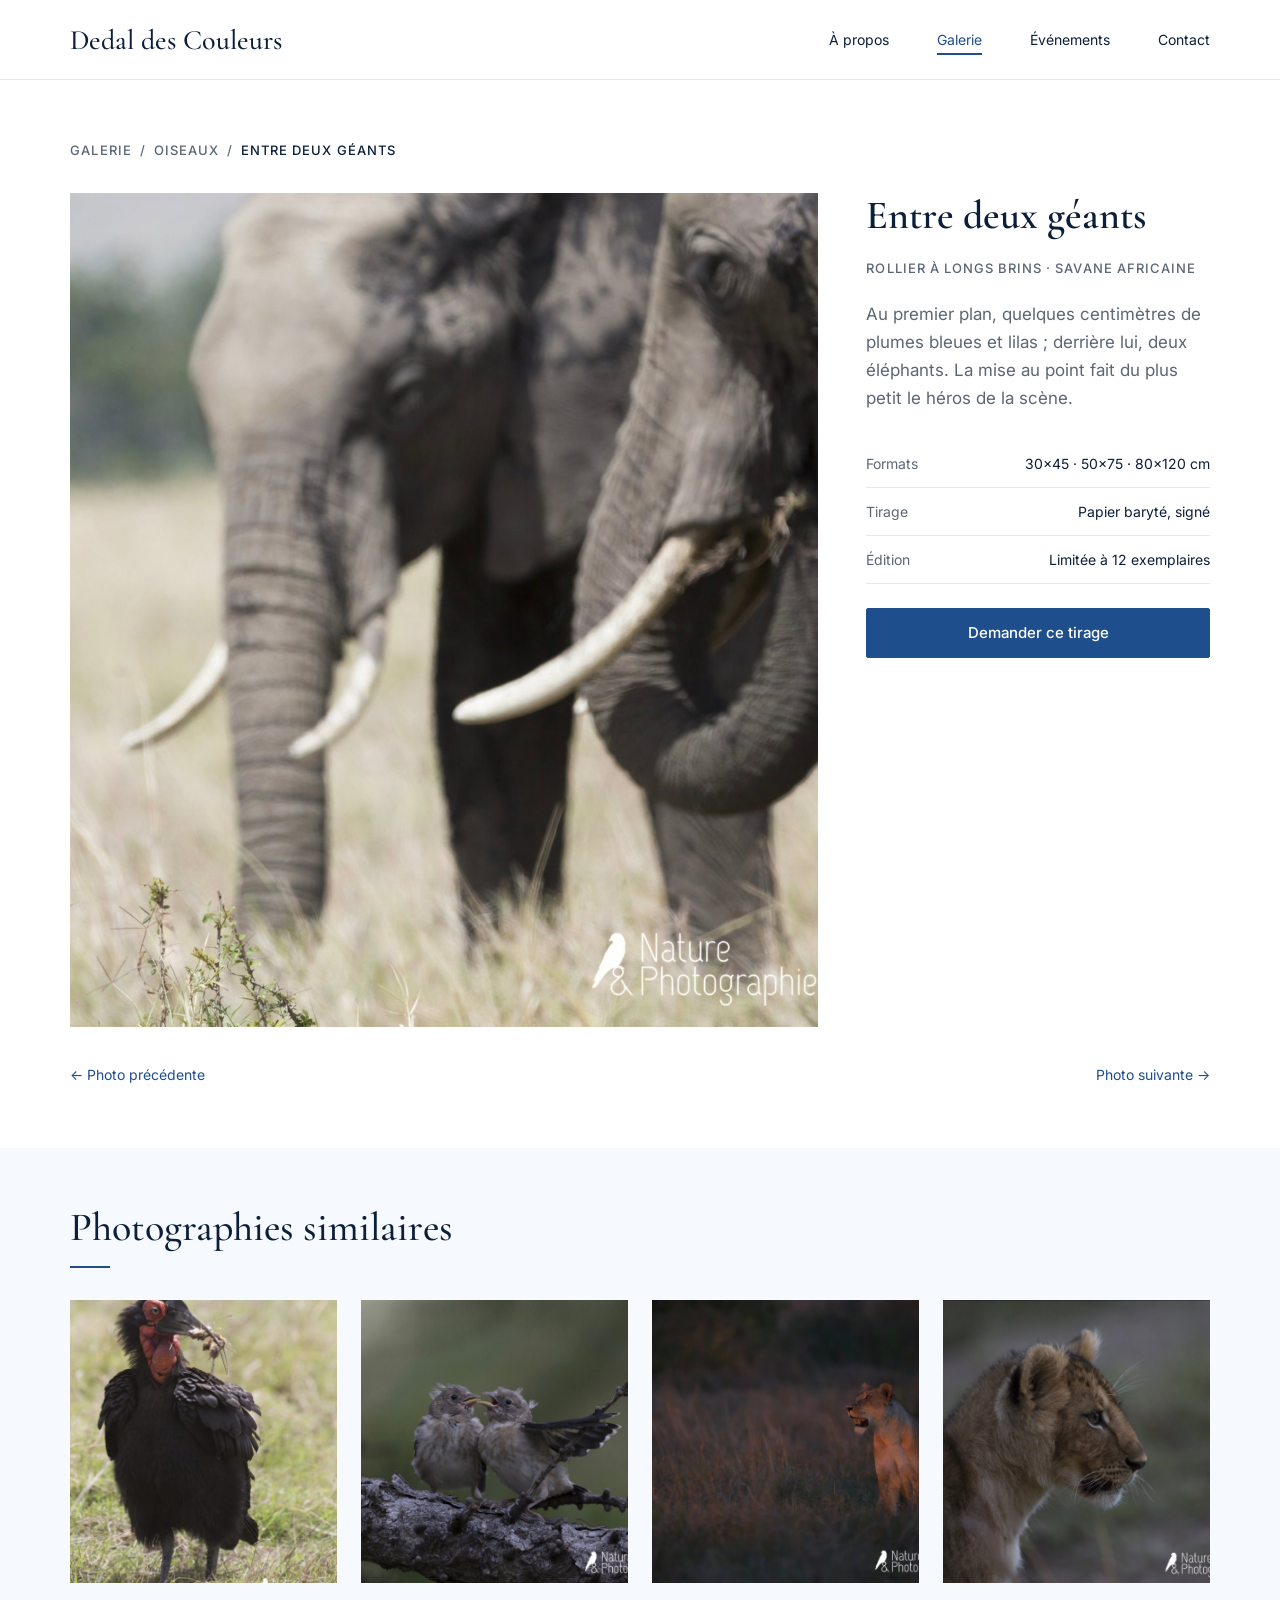
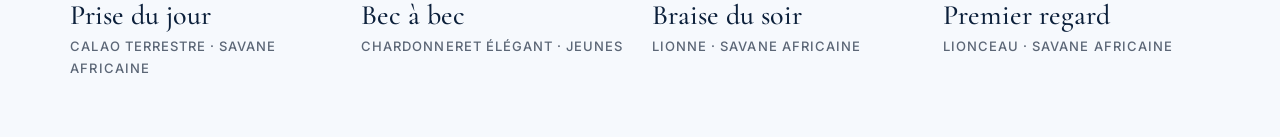
<file: photo-3.html>
<!DOCTYPE html>
<html lang="fr">
<head>
  <meta charset="utf-8">
  <meta name="viewport" content="width=device-width, initial-scale=1">
  <title>Entre deux géants · Dedal des Couleurs</title>
  <link rel="canonical" href="https://flo06000.github.io/dedal-des-couleurs/photo-3.html">
  <meta name="description" content="Entre deux géants — Rollier à longs brins, savane africaine. Tirage d'art en édition limitée, Dedal des Couleurs.">
  <meta name="theme-color" content="#FFFFFF">
  <meta property="og:title" content="Entre deux géants · Dedal des Couleurs">
  <meta property="og:image" content="images/photo-3.jpg">
  <link rel="icon" href="data:image/svg+xml,%3Csvg%20xmlns='http://www.w3.org/2000/svg'%20viewBox='0%200%2032%2032'%3E%3Crect%20width='32'%20height='32'%20fill='%231F4E8C'/%3E%3Ctext%20x='16'%20y='23'%20font-size='20'%20text-anchor='middle'%20fill='white'%20font-family='Georgia'%3ED%3C/text%3E%3C/svg%3E">
  <link rel="preconnect" href="https://fonts.googleapis.com">
  <link rel="preconnect" href="https://fonts.gstatic.com" crossorigin>
  <link href="https://fonts.googleapis.com/css2?family=Cormorant+Garamond:wght@500;600&family=Inter:wght@400;500&display=swap" rel="stylesheet">
  <link rel="stylesheet" href="css/photo.css">
  <script src="js/main.js"></script>
</head>
<body>
  <a class="skip-link" href="#contenu">Aller au contenu</a>

  <header class="site-header">
    <div class="container header-inner">
      <a class="logo" href="index.html#accueil">Dedal des Couleurs</a>
      <a class="menu-toggle" href="#menu" aria-label="Ouvrir le menu"><span></span><span></span><span></span></a>
      <nav id="menu" class="nav" aria-label="Navigation principale">
        <a class="menu-close" href="#contenu" aria-label="Fermer le menu"><svg class="icon" viewBox="0 0 24 24" aria-hidden="true"><path d="M6 6l12 12M18 6L6 18"/></svg></a>
        <p class="menu-label">Menu</p>
        <ul>
          <li><a href="index.html#a-propos">À propos<svg class="icon menu-arrow" viewBox="0 0 24 24" aria-hidden="true"><path d="M5 12h14M13 6l6 6-6 6"/></svg></a></li>
          <li><a href="index.html#galerie" aria-current="page">Galerie<svg class="icon menu-arrow" viewBox="0 0 24 24" aria-hidden="true"><path d="M5 12h14M13 6l6 6-6 6"/></svg></a></li>
          <li><a href="index.html#evenements">Événements<svg class="icon menu-arrow" viewBox="0 0 24 24" aria-hidden="true"><path d="M5 12h14M13 6l6 6-6 6"/></svg></a></li>
          <li><a href="index.html#contact">Contact<svg class="icon menu-arrow" viewBox="0 0 24 24" aria-hidden="true"><path d="M5 12h14M13 6l6 6-6 6"/></svg></a></li>
        </ul>
        <a class="btn btn--primary btn--block menu-cta" href="index.html#contact">Demander un tirage</a>
        <p class="menu-info">dedal@gmail.com<span>01 63 45 85 56</span></p>
        <p class="menu-social"><a href="#">Instagram</a> · <a href="#">YouTube</a> · <a href="#">Facebook</a></p>
        <p class="menu-copy">© 2026 Dedal des Couleurs</p>
      </nav>
    </div>
  </header>

  <main id="contenu">
    <div class="container">
      <nav class="breadcrumb" aria-label="Fil d’Ariane">
        <a href="index.html#galerie">Galerie</a><span aria-hidden="true">/</span><span>Oiseaux</span><span aria-hidden="true">/</span><span aria-current="page">Entre deux géants</span>
      </nav>
    </div>

    <section class="section section--detail">
      <div class="container detail" id="detail">
        <figure class="detail__media">
          <a class="detail__zoom" href="#zoom" aria-label="Agrandir la photographie">
            <img src="images/photo-3.jpg" width="1600" height="1273" alt="Rollier à longs brins perché sur une branche épineuse, deux éléphants flous au second plan">
            <span class="detail__zoom-chip"><svg class="icon" viewBox="0 0 24 24" aria-hidden="true"><circle cx="10" cy="10" r="6"/><path d="M15 15l6 6M10 7v6M7 10h6"/></svg> Agrandir</span>
          </a>
        </figure>

        <div class="detail__info">
          <h1>Entre deux géants</h1>
          <p class="label label--grey">Rollier à longs brins · Savane africaine</p>
          <p class="lead">Au premier plan, quelques centimètres de plumes bleues et lilas ; derrière lui, deux éléphants. La mise au point fait du plus petit le héros de la scène.</p>
          <dl class="specs">
            <div><dt>Formats</dt><dd>30×45 · 50×75 · 80×120 cm</dd></div>
            <div><dt>Tirage</dt><dd>Papier baryté, signé</dd></div>
            <div><dt>Édition</dt><dd>Limitée à 12 exemplaires</dd></div>
          </dl>
          <a class="btn btn--primary btn--block" href="index.html#contact">Demander ce tirage</a>
        </div>
      </div>

      <div class="container">
        <nav class="pager" aria-label="Navigation entre les photographies">
          <a href="photo-2.html" title="Maître des cimes">← Photo précédente</a>
          <a href="photo-4.html" title="Bec à bec">Photo suivante →</a>
        </nav>
      </div>
    </section>

    <section class="section section--tint">
      <div class="container">
        <header class="section-head reveal">
          <h2>Photographies similaires</h2>
          <span class="rule" aria-hidden="true"></span>
        </header>
        <div class="similar">
          <article class="card card--portrait">
            <a href="photo-10.html"><figure class="card__media">
              <img src="images/photo-10.jpg" width="1080" height="1337" loading="lazy" alt="Calao terrestre à la gorge rouge tenant de petits rongeurs dans son bec, debout dans l’herbe">
              <span class="card__chip">Voir la photographie</span></figure>
              <h3 class="card__title">Prise du jour</h3>
              <p class="card__meta">Calao terrestre · Savane africaine</p></a>
          </article>
          <article class="card card--landscape">
            <a href="photo-4.html"><figure class="card__media">
              <img src="images/photo-4.jpg" width="1600" height="1257" loading="lazy" alt="Deux jeunes chardonnerets élégants perchés sur une branche, becs ouverts l’un face à l’autre">
              <span class="card__chip">Voir la photographie</span></figure>
              <h3 class="card__title">Bec à bec</h3>
              <p class="card__meta">Chardonneret élégant · Jeunes</p></a>
          </article>
          <article class="card card--landscape">
            <a href="photo-1.html"><figure class="card__media">
              <img src="images/photo-1.jpg" width="1600" height="1262" loading="lazy" alt="Lionne debout dans les hautes herbes, éclairée par la dernière lumière orangée du soir">
              <span class="card__chip">Voir la photographie</span></figure>
              <h3 class="card__title">Braise du soir</h3>
              <p class="card__meta">Lionne · Savane africaine</p></a>
          </article>
          <article class="card card--landscape">
            <a href="photo-5.html"><figure class="card__media">
              <img src="images/photo-5.jpg" width="1600" height="1273" loading="lazy" alt="Portrait de profil d’un lionceau aux grandes oreilles rondes, le regard tourné vers l’horizon">
              <span class="card__chip">Voir la photographie</span></figure>
              <h3 class="card__title">Premier regard</h3>
              <p class="card__meta">Lionceau · Savane africaine</p></a>
          </article>
        </div>
      </div>
    </section>
  </main>

  <!-- photo en grand (lien #zoom) -->
  <div class="lightbox" id="zoom">
    <a class="lightbox__bg" href="#detail" aria-label="Fermer"></a>
    <img src="images/photo-3.jpg" width="1600" height="1273" alt="Rollier à longs brins perché sur une branche épineuse, deux éléphants flous au second plan">
    <a class="lightbox__close" href="#detail" aria-label="Fermer"><svg class="icon" viewBox="0 0 24 24" aria-hidden="true"><path d="M6 6l12 12M18 6L6 18"/></svg></a>
  </div>



</body>
</html>
</file>
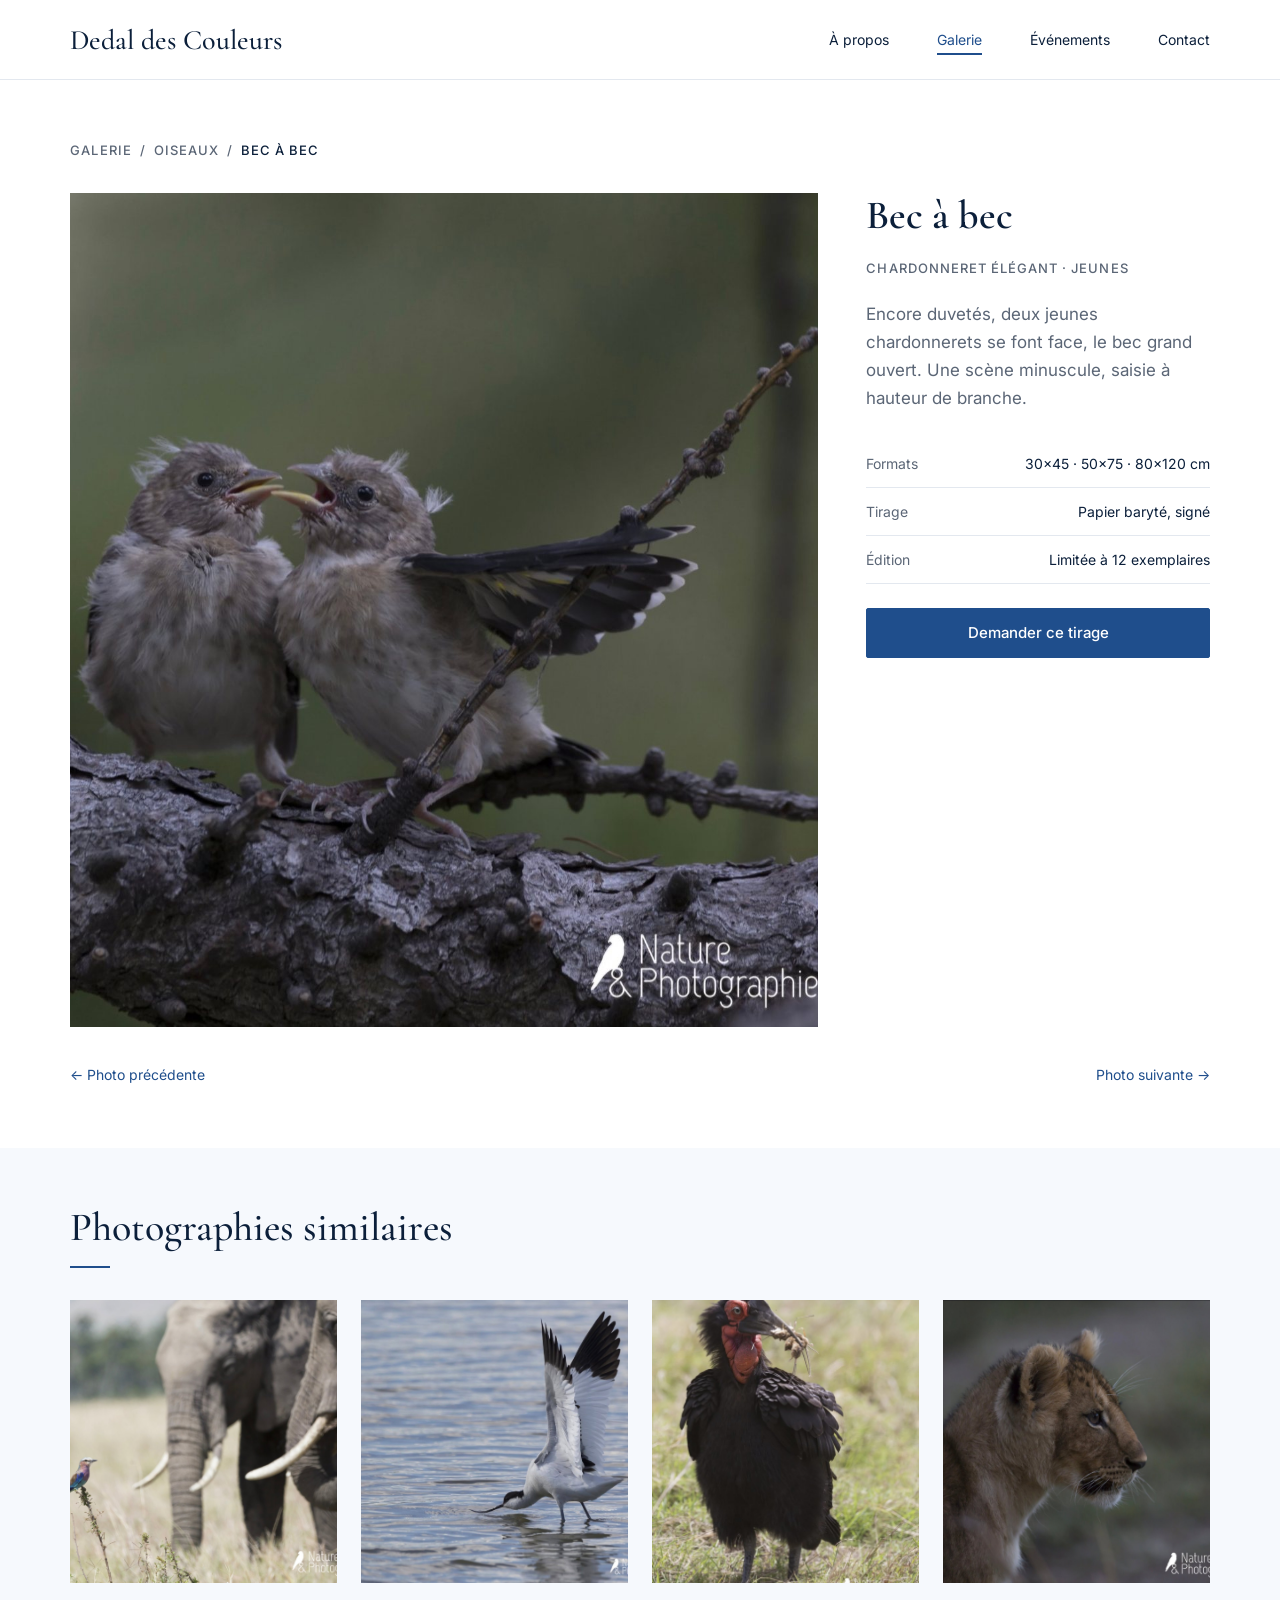
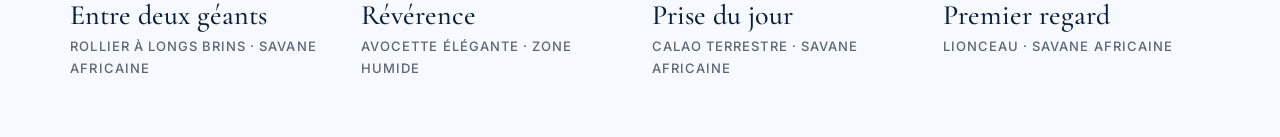
<file: photo-4.html>
<!DOCTYPE html>
<html lang="fr">
<head>
  <meta charset="utf-8">
  <meta name="viewport" content="width=device-width, initial-scale=1">
  <title>Bec à bec · Dedal des Couleurs</title>
  <link rel="canonical" href="https://flo06000.github.io/dedal-des-couleurs/photo-4.html">
  <meta name="description" content="Bec à bec — Chardonneret élégant, Jeunes. Tirage d'art en édition limitée, Dedal des Couleurs.">
  <meta name="theme-color" content="#FFFFFF">
  <meta property="og:title" content="Bec à bec · Dedal des Couleurs">
  <meta property="og:image" content="images/photo-4.jpg">
  <link rel="icon" href="data:image/svg+xml,%3Csvg%20xmlns='http://www.w3.org/2000/svg'%20viewBox='0%200%2032%2032'%3E%3Crect%20width='32'%20height='32'%20fill='%231F4E8C'/%3E%3Ctext%20x='16'%20y='23'%20font-size='20'%20text-anchor='middle'%20fill='white'%20font-family='Georgia'%3ED%3C/text%3E%3C/svg%3E">
  <link rel="preconnect" href="https://fonts.googleapis.com">
  <link rel="preconnect" href="https://fonts.gstatic.com" crossorigin>
  <link href="https://fonts.googleapis.com/css2?family=Cormorant+Garamond:wght@500;600&family=Inter:wght@400;500&display=swap" rel="stylesheet">
  <link rel="stylesheet" href="css/photo.css">
  <script src="js/main.js"></script>
</head>
<body>
  <a class="skip-link" href="#contenu">Aller au contenu</a>

  <header class="site-header">
    <div class="container header-inner">
      <a class="logo" href="index.html#accueil">Dedal des Couleurs</a>
      <a class="menu-toggle" href="#menu" aria-label="Ouvrir le menu"><span></span><span></span><span></span></a>
      <nav id="menu" class="nav" aria-label="Navigation principale">
        <a class="menu-close" href="#contenu" aria-label="Fermer le menu"><svg class="icon" viewBox="0 0 24 24" aria-hidden="true"><path d="M6 6l12 12M18 6L6 18"/></svg></a>
        <p class="menu-label">Menu</p>
        <ul>
          <li><a href="index.html#a-propos">À propos<svg class="icon menu-arrow" viewBox="0 0 24 24" aria-hidden="true"><path d="M5 12h14M13 6l6 6-6 6"/></svg></a></li>
          <li><a href="index.html#galerie" aria-current="page">Galerie<svg class="icon menu-arrow" viewBox="0 0 24 24" aria-hidden="true"><path d="M5 12h14M13 6l6 6-6 6"/></svg></a></li>
          <li><a href="index.html#evenements">Événements<svg class="icon menu-arrow" viewBox="0 0 24 24" aria-hidden="true"><path d="M5 12h14M13 6l6 6-6 6"/></svg></a></li>
          <li><a href="index.html#contact">Contact<svg class="icon menu-arrow" viewBox="0 0 24 24" aria-hidden="true"><path d="M5 12h14M13 6l6 6-6 6"/></svg></a></li>
        </ul>
        <a class="btn btn--primary btn--block menu-cta" href="index.html#contact">Demander un tirage</a>
        <p class="menu-info">dedal@gmail.com<span>01 63 45 85 56</span></p>
        <p class="menu-social"><a href="#">Instagram</a> · <a href="#">YouTube</a> · <a href="#">Facebook</a></p>
        <p class="menu-copy">© 2026 Dedal des Couleurs</p>
      </nav>
    </div>
  </header>

  <main id="contenu">
    <div class="container">
      <nav class="breadcrumb" aria-label="Fil d’Ariane">
        <a href="index.html#galerie">Galerie</a><span aria-hidden="true">/</span><span>Oiseaux</span><span aria-hidden="true">/</span><span aria-current="page">Bec à bec</span>
      </nav>
    </div>

    <section class="section section--detail">
      <div class="container detail" id="detail">
        <figure class="detail__media">
          <a class="detail__zoom" href="#zoom" aria-label="Agrandir la photographie">
            <img src="images/photo-4.jpg" width="1600" height="1257" alt="Deux jeunes chardonnerets élégants perchés sur une branche, becs ouverts l’un face à l’autre">
            <span class="detail__zoom-chip"><svg class="icon" viewBox="0 0 24 24" aria-hidden="true"><circle cx="10" cy="10" r="6"/><path d="M15 15l6 6M10 7v6M7 10h6"/></svg> Agrandir</span>
          </a>
        </figure>

        <div class="detail__info">
          <h1>Bec à bec</h1>
          <p class="label label--grey">Chardonneret élégant · Jeunes</p>
          <p class="lead">Encore duvetés, deux jeunes chardonnerets se font face, le bec grand ouvert. Une scène minuscule, saisie à hauteur de branche.</p>
          <dl class="specs">
            <div><dt>Formats</dt><dd>30×45 · 50×75 · 80×120 cm</dd></div>
            <div><dt>Tirage</dt><dd>Papier baryté, signé</dd></div>
            <div><dt>Édition</dt><dd>Limitée à 12 exemplaires</dd></div>
          </dl>
          <a class="btn btn--primary btn--block" href="index.html#contact">Demander ce tirage</a>
        </div>
      </div>

      <div class="container">
        <nav class="pager" aria-label="Navigation entre les photographies">
          <a href="photo-3.html" title="Entre deux géants">← Photo précédente</a>
          <a href="photo-5.html" title="Premier regard">Photo suivante →</a>
        </nav>
      </div>
    </section>

    <section class="section section--tint">
      <div class="container">
        <header class="section-head reveal">
          <h2>Photographies similaires</h2>
          <span class="rule" aria-hidden="true"></span>
        </header>
        <div class="similar">
          <article class="card card--landscape">
            <a href="photo-3.html"><figure class="card__media">
              <img src="images/photo-3.jpg" width="1600" height="1273" loading="lazy" alt="Rollier à longs brins perché sur une branche épineuse, deux éléphants flous au second plan">
              <span class="card__chip">Voir la photographie</span></figure>
              <h3 class="card__title">Entre deux géants</h3>
              <p class="card__meta">Rollier à longs brins · Savane africaine</p></a>
          </article>
          <article class="card card--landscape">
            <a href="photo-7.html"><figure class="card__media">
              <img src="images/photo-7.jpg" width="1600" height="1271" loading="lazy" alt="Avocette élégante les ailes dressées, le bec courbé effleurant l’eau">
              <span class="card__chip">Voir la photographie</span></figure>
              <h3 class="card__title">Révérence</h3>
              <p class="card__meta">Avocette élégante · Zone humide</p></a>
          </article>
          <article class="card card--portrait">
            <a href="photo-10.html"><figure class="card__media">
              <img src="images/photo-10.jpg" width="1080" height="1337" loading="lazy" alt="Calao terrestre à la gorge rouge tenant de petits rongeurs dans son bec, debout dans l’herbe">
              <span class="card__chip">Voir la photographie</span></figure>
              <h3 class="card__title">Prise du jour</h3>
              <p class="card__meta">Calao terrestre · Savane africaine</p></a>
          </article>
          <article class="card card--landscape">
            <a href="photo-5.html"><figure class="card__media">
              <img src="images/photo-5.jpg" width="1600" height="1273" loading="lazy" alt="Portrait de profil d’un lionceau aux grandes oreilles rondes, le regard tourné vers l’horizon">
              <span class="card__chip">Voir la photographie</span></figure>
              <h3 class="card__title">Premier regard</h3>
              <p class="card__meta">Lionceau · Savane africaine</p></a>
          </article>
        </div>
      </div>
    </section>
  </main>

  <!-- photo en grand (lien #zoom) -->
  <div class="lightbox" id="zoom">
    <a class="lightbox__bg" href="#detail" aria-label="Fermer"></a>
    <img src="images/photo-4.jpg" width="1600" height="1257" alt="Deux jeunes chardonnerets élégants perchés sur une branche, becs ouverts l’un face à l’autre">
    <a class="lightbox__close" href="#detail" aria-label="Fermer"><svg class="icon" viewBox="0 0 24 24" aria-hidden="true"><path d="M6 6l12 12M18 6L6 18"/></svg></a>
  </div>



</body>
</html>
</file>
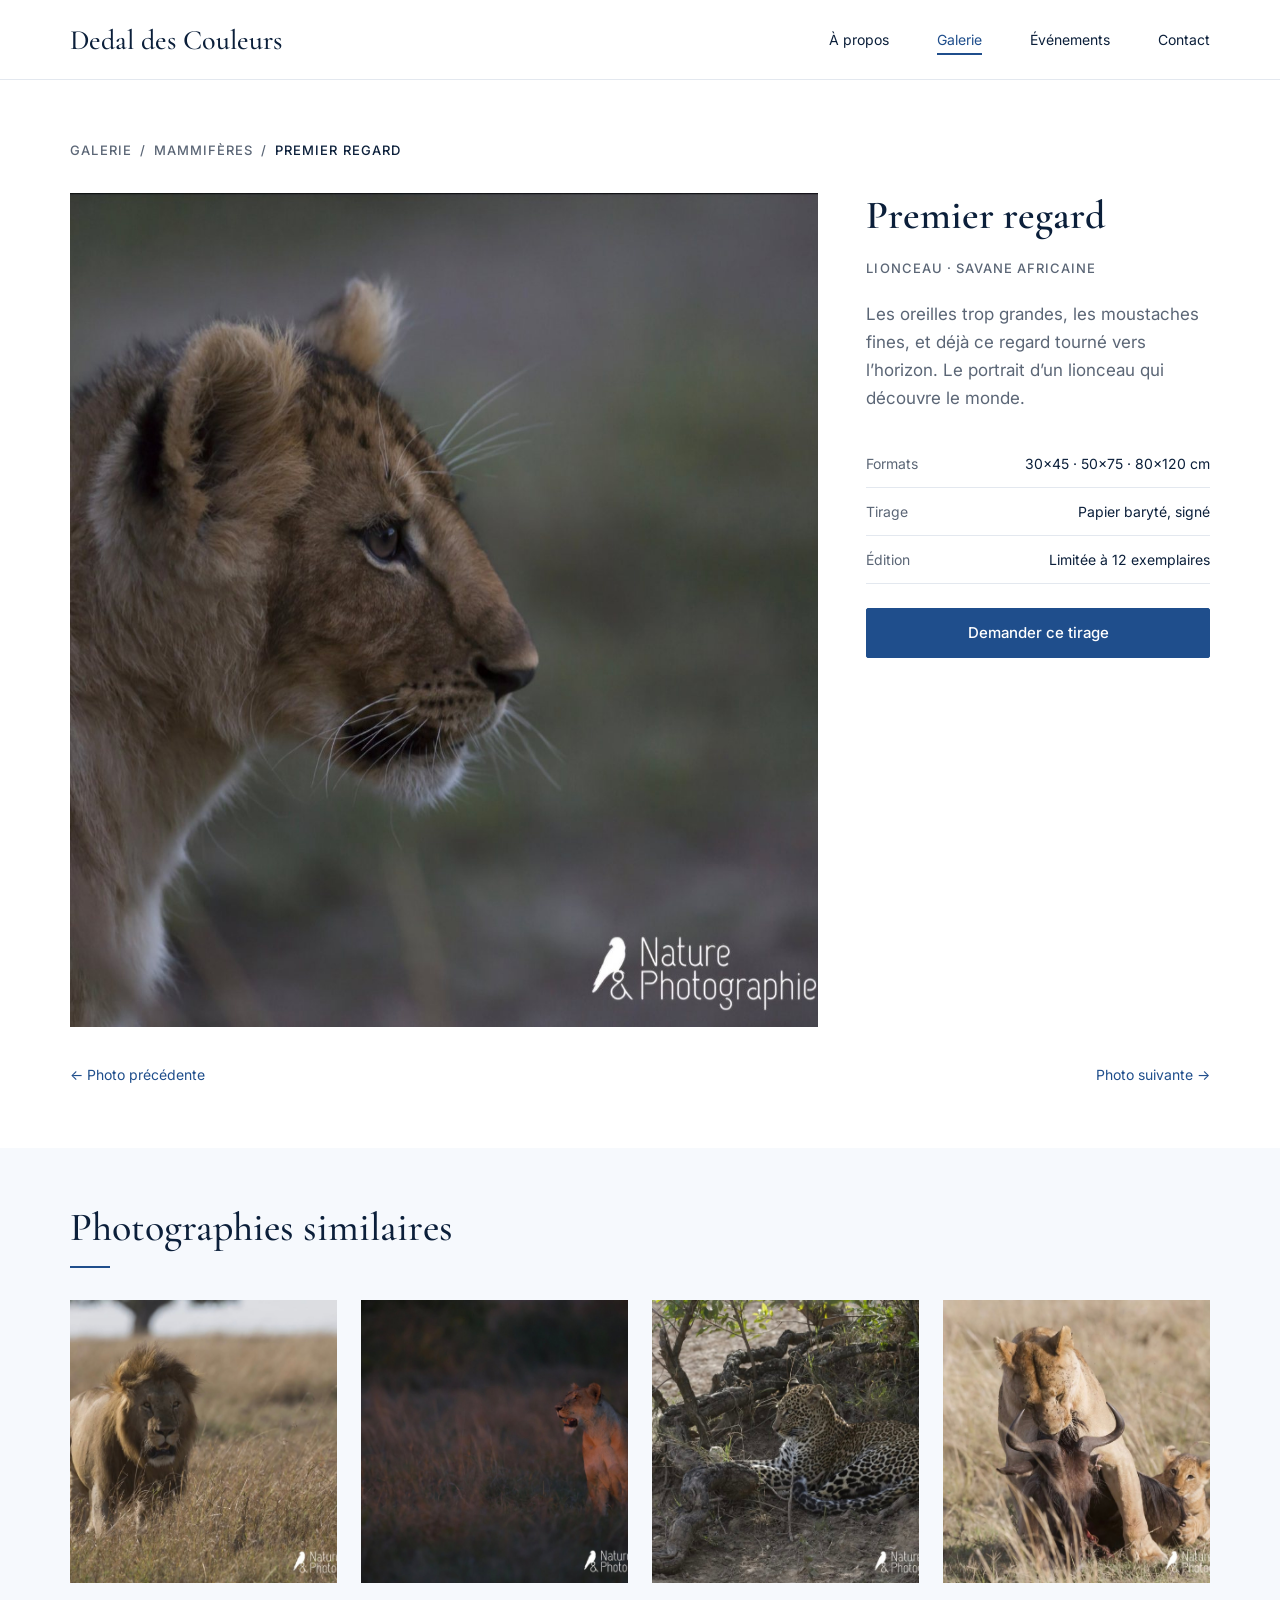
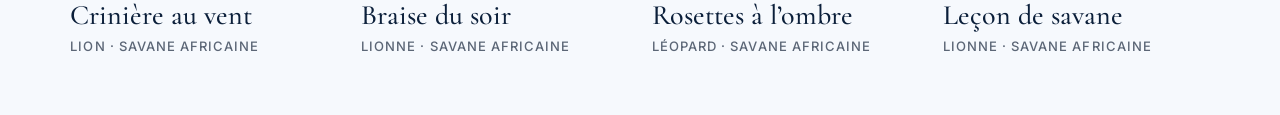
<file: photo-5.html>
<!DOCTYPE html>
<html lang="fr">
<head>
  <meta charset="utf-8">
  <meta name="viewport" content="width=device-width, initial-scale=1">
  <title>Premier regard · Dedal des Couleurs</title>
  <link rel="canonical" href="https://flo06000.github.io/dedal-des-couleurs/photo-5.html">
  <meta name="description" content="Premier regard — Lionceau, savane africaine. Tirage d'art en édition limitée, Dedal des Couleurs.">
  <meta name="theme-color" content="#FFFFFF">
  <meta property="og:title" content="Premier regard · Dedal des Couleurs">
  <meta property="og:image" content="images/photo-5.jpg">
  <link rel="icon" href="data:image/svg+xml,%3Csvg%20xmlns='http://www.w3.org/2000/svg'%20viewBox='0%200%2032%2032'%3E%3Crect%20width='32'%20height='32'%20fill='%231F4E8C'/%3E%3Ctext%20x='16'%20y='23'%20font-size='20'%20text-anchor='middle'%20fill='white'%20font-family='Georgia'%3ED%3C/text%3E%3C/svg%3E">
  <link rel="preconnect" href="https://fonts.googleapis.com">
  <link rel="preconnect" href="https://fonts.gstatic.com" crossorigin>
  <link href="https://fonts.googleapis.com/css2?family=Cormorant+Garamond:wght@500;600&family=Inter:wght@400;500&display=swap" rel="stylesheet">
  <link rel="stylesheet" href="css/photo.css">
  <script src="js/main.js"></script>
</head>
<body>
  <a class="skip-link" href="#contenu">Aller au contenu</a>

  <header class="site-header">
    <div class="container header-inner">
      <a class="logo" href="index.html#accueil">Dedal des Couleurs</a>
      <a class="menu-toggle" href="#menu" aria-label="Ouvrir le menu"><span></span><span></span><span></span></a>
      <nav id="menu" class="nav" aria-label="Navigation principale">
        <a class="menu-close" href="#contenu" aria-label="Fermer le menu"><svg class="icon" viewBox="0 0 24 24" aria-hidden="true"><path d="M6 6l12 12M18 6L6 18"/></svg></a>
        <p class="menu-label">Menu</p>
        <ul>
          <li><a href="index.html#a-propos">À propos<svg class="icon menu-arrow" viewBox="0 0 24 24" aria-hidden="true"><path d="M5 12h14M13 6l6 6-6 6"/></svg></a></li>
          <li><a href="index.html#galerie" aria-current="page">Galerie<svg class="icon menu-arrow" viewBox="0 0 24 24" aria-hidden="true"><path d="M5 12h14M13 6l6 6-6 6"/></svg></a></li>
          <li><a href="index.html#evenements">Événements<svg class="icon menu-arrow" viewBox="0 0 24 24" aria-hidden="true"><path d="M5 12h14M13 6l6 6-6 6"/></svg></a></li>
          <li><a href="index.html#contact">Contact<svg class="icon menu-arrow" viewBox="0 0 24 24" aria-hidden="true"><path d="M5 12h14M13 6l6 6-6 6"/></svg></a></li>
        </ul>
        <a class="btn btn--primary btn--block menu-cta" href="index.html#contact">Demander un tirage</a>
        <p class="menu-info">dedal@gmail.com<span>01 63 45 85 56</span></p>
        <p class="menu-social"><a href="#">Instagram</a> · <a href="#">YouTube</a> · <a href="#">Facebook</a></p>
        <p class="menu-copy">© 2026 Dedal des Couleurs</p>
      </nav>
    </div>
  </header>

  <main id="contenu">
    <div class="container">
      <nav class="breadcrumb" aria-label="Fil d’Ariane">
        <a href="index.html#galerie">Galerie</a><span aria-hidden="true">/</span><span>Mammifères</span><span aria-hidden="true">/</span><span aria-current="page">Premier regard</span>
      </nav>
    </div>

    <section class="section section--detail">
      <div class="container detail" id="detail">
        <figure class="detail__media">
          <a class="detail__zoom" href="#zoom" aria-label="Agrandir la photographie">
            <img src="images/photo-5.jpg" width="1600" height="1273" alt="Portrait de profil d’un lionceau aux grandes oreilles rondes, le regard tourné vers l’horizon">
            <span class="detail__zoom-chip"><svg class="icon" viewBox="0 0 24 24" aria-hidden="true"><circle cx="10" cy="10" r="6"/><path d="M15 15l6 6M10 7v6M7 10h6"/></svg> Agrandir</span>
          </a>
        </figure>

        <div class="detail__info">
          <h1>Premier regard</h1>
          <p class="label label--grey">Lionceau · Savane africaine</p>
          <p class="lead">Les oreilles trop grandes, les moustaches fines, et déjà ce regard tourné vers l’horizon. Le portrait d’un lionceau qui découvre le monde.</p>
          <dl class="specs">
            <div><dt>Formats</dt><dd>30×45 · 50×75 · 80×120 cm</dd></div>
            <div><dt>Tirage</dt><dd>Papier baryté, signé</dd></div>
            <div><dt>Édition</dt><dd>Limitée à 12 exemplaires</dd></div>
          </dl>
          <a class="btn btn--primary btn--block" href="index.html#contact">Demander ce tirage</a>
        </div>
      </div>

      <div class="container">
        <nav class="pager" aria-label="Navigation entre les photographies">
          <a href="photo-4.html" title="Bec à bec">← Photo précédente</a>
          <a href="photo-6.html" title="Ailes d’Apollon">Photo suivante →</a>
        </nav>
      </div>
    </section>

    <section class="section section--tint">
      <div class="container">
        <header class="section-head reveal">
          <h2>Photographies similaires</h2>
          <span class="rule" aria-hidden="true"></span>
        </header>
        <div class="similar">
          <article class="card card--landscape">
            <a href="photo-8.html"><figure class="card__media">
              <img src="images/photo-8.jpg" width="1600" height="1265" loading="lazy" alt="Lion mâle avançant dans les herbes sèches, la crinière ébouriffée par le vent">
              <span class="card__chip">Voir la photographie</span></figure>
              <h3 class="card__title">Crinière au vent</h3>
              <p class="card__meta">Lion · Savane africaine</p></a>
          </article>
          <article class="card card--landscape">
            <a href="photo-1.html"><figure class="card__media">
              <img src="images/photo-1.jpg" width="1600" height="1262" loading="lazy" alt="Lionne debout dans les hautes herbes, éclairée par la dernière lumière orangée du soir">
              <span class="card__chip">Voir la photographie</span></figure>
              <h3 class="card__title">Braise du soir</h3>
              <p class="card__meta">Lionne · Savane africaine</p></a>
          </article>
          <article class="card card--landscape">
            <a href="photo-11.html"><figure class="card__media">
              <img src="images/photo-11.jpg" width="1600" height="1268" loading="lazy" alt="Léopard allongé à l’ombre de racines noueuses, le regard tourné vers la gauche">
              <span class="card__chip">Voir la photographie</span></figure>
              <h3 class="card__title">Rosettes à l’ombre</h3>
              <p class="card__meta">Léopard · Savane africaine</p></a>
          </article>
          <article class="card card--landscape">
            <a href="photo-12.html"><figure class="card__media">
              <img src="images/photo-12.jpg" width="1600" height="1266" loading="lazy" alt="Une lionne tient un gnou, un lionceau couché contre la proie l’observe">
              <span class="card__chip">Voir la photographie</span></figure>
              <h3 class="card__title">Leçon de savane</h3>
              <p class="card__meta">Lionne · Savane africaine</p></a>
          </article>
        </div>
      </div>
    </section>
  </main>

  <!-- photo en grand (lien #zoom) -->
  <div class="lightbox" id="zoom">
    <a class="lightbox__bg" href="#detail" aria-label="Fermer"></a>
    <img src="images/photo-5.jpg" width="1600" height="1273" alt="Portrait de profil d’un lionceau aux grandes oreilles rondes, le regard tourné vers l’horizon">
    <a class="lightbox__close" href="#detail" aria-label="Fermer"><svg class="icon" viewBox="0 0 24 24" aria-hidden="true"><path d="M6 6l12 12M18 6L6 18"/></svg></a>
  </div>



</body>
</html>
</file>
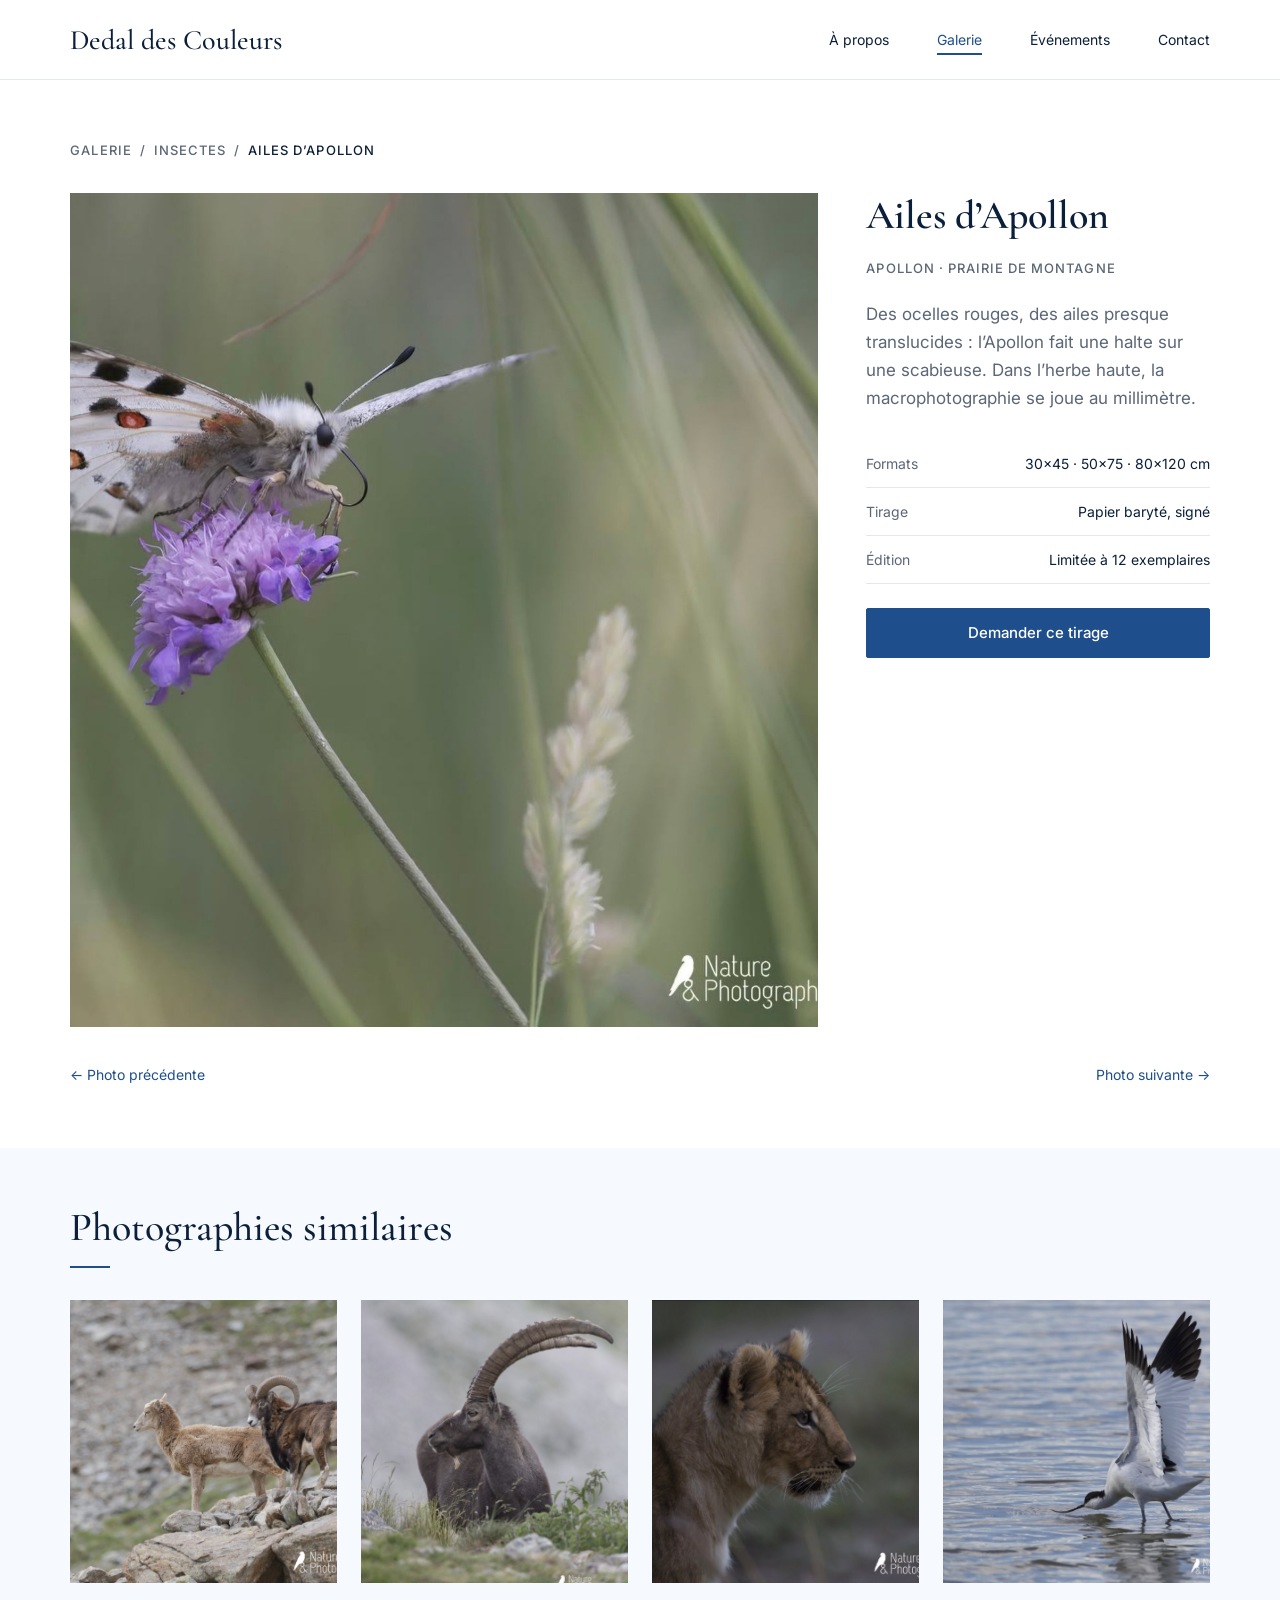
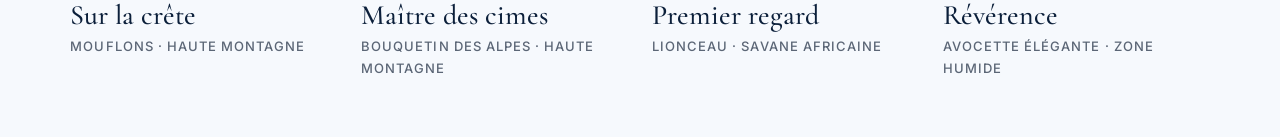
<file: photo-6.html>
<!DOCTYPE html>
<html lang="fr">
<head>
  <meta charset="utf-8">
  <meta name="viewport" content="width=device-width, initial-scale=1">
  <title>Ailes d’Apollon · Dedal des Couleurs</title>
  <link rel="canonical" href="https://flo06000.github.io/dedal-des-couleurs/photo-6.html">
  <meta name="description" content="Ailes d’Apollon — Apollon, prairie de montagne. Tirage d'art en édition limitée, Dedal des Couleurs.">
  <meta name="theme-color" content="#FFFFFF">
  <meta property="og:title" content="Ailes d’Apollon · Dedal des Couleurs">
  <meta property="og:image" content="images/photo-6.jpg">
  <link rel="icon" href="data:image/svg+xml,%3Csvg%20xmlns='http://www.w3.org/2000/svg'%20viewBox='0%200%2032%2032'%3E%3Crect%20width='32'%20height='32'%20fill='%231F4E8C'/%3E%3Ctext%20x='16'%20y='23'%20font-size='20'%20text-anchor='middle'%20fill='white'%20font-family='Georgia'%3ED%3C/text%3E%3C/svg%3E">
  <link rel="preconnect" href="https://fonts.googleapis.com">
  <link rel="preconnect" href="https://fonts.gstatic.com" crossorigin>
  <link href="https://fonts.googleapis.com/css2?family=Cormorant+Garamond:wght@500;600&family=Inter:wght@400;500&display=swap" rel="stylesheet">
  <link rel="stylesheet" href="css/photo.css">
  <script src="js/main.js"></script>
</head>
<body>
  <a class="skip-link" href="#contenu">Aller au contenu</a>

  <header class="site-header">
    <div class="container header-inner">
      <a class="logo" href="index.html#accueil">Dedal des Couleurs</a>
      <a class="menu-toggle" href="#menu" aria-label="Ouvrir le menu"><span></span><span></span><span></span></a>
      <nav id="menu" class="nav" aria-label="Navigation principale">
        <a class="menu-close" href="#contenu" aria-label="Fermer le menu"><svg class="icon" viewBox="0 0 24 24" aria-hidden="true"><path d="M6 6l12 12M18 6L6 18"/></svg></a>
        <p class="menu-label">Menu</p>
        <ul>
          <li><a href="index.html#a-propos">À propos<svg class="icon menu-arrow" viewBox="0 0 24 24" aria-hidden="true"><path d="M5 12h14M13 6l6 6-6 6"/></svg></a></li>
          <li><a href="index.html#galerie" aria-current="page">Galerie<svg class="icon menu-arrow" viewBox="0 0 24 24" aria-hidden="true"><path d="M5 12h14M13 6l6 6-6 6"/></svg></a></li>
          <li><a href="index.html#evenements">Événements<svg class="icon menu-arrow" viewBox="0 0 24 24" aria-hidden="true"><path d="M5 12h14M13 6l6 6-6 6"/></svg></a></li>
          <li><a href="index.html#contact">Contact<svg class="icon menu-arrow" viewBox="0 0 24 24" aria-hidden="true"><path d="M5 12h14M13 6l6 6-6 6"/></svg></a></li>
        </ul>
        <a class="btn btn--primary btn--block menu-cta" href="index.html#contact">Demander un tirage</a>
        <p class="menu-info">dedal@gmail.com<span>01 63 45 85 56</span></p>
        <p class="menu-social"><a href="#">Instagram</a> · <a href="#">YouTube</a> · <a href="#">Facebook</a></p>
        <p class="menu-copy">© 2026 Dedal des Couleurs</p>
      </nav>
    </div>
  </header>

  <main id="contenu">
    <div class="container">
      <nav class="breadcrumb" aria-label="Fil d’Ariane">
        <a href="index.html#galerie">Galerie</a><span aria-hidden="true">/</span><span>Insectes</span><span aria-hidden="true">/</span><span aria-current="page">Ailes d’Apollon</span>
      </nav>
    </div>

    <section class="section section--detail">
      <div class="container detail" id="detail">
        <figure class="detail__media">
          <a class="detail__zoom" href="#zoom" aria-label="Agrandir la photographie">
            <img src="images/photo-6.jpg" width="1600" height="1276" alt="Papillon Apollon aux ocelles rouges posé sur une scabieuse mauve, au milieu des herbes">
            <span class="detail__zoom-chip"><svg class="icon" viewBox="0 0 24 24" aria-hidden="true"><circle cx="10" cy="10" r="6"/><path d="M15 15l6 6M10 7v6M7 10h6"/></svg> Agrandir</span>
          </a>
        </figure>

        <div class="detail__info">
          <h1>Ailes d’Apollon</h1>
          <p class="label label--grey">Apollon · Prairie de montagne</p>
          <p class="lead">Des ocelles rouges, des ailes presque translucides : l’Apollon fait une halte sur une scabieuse. Dans l’herbe haute, la macrophotographie se joue au millimètre.</p>
          <dl class="specs">
            <div><dt>Formats</dt><dd>30×45 · 50×75 · 80×120 cm</dd></div>
            <div><dt>Tirage</dt><dd>Papier baryté, signé</dd></div>
            <div><dt>Édition</dt><dd>Limitée à 12 exemplaires</dd></div>
          </dl>
          <a class="btn btn--primary btn--block" href="index.html#contact">Demander ce tirage</a>
        </div>
      </div>

      <div class="container">
        <nav class="pager" aria-label="Navigation entre les photographies">
          <a href="photo-5.html" title="Premier regard">← Photo précédente</a>
          <a href="photo-7.html" title="Révérence">Photo suivante →</a>
        </nav>
      </div>
    </section>

    <section class="section section--tint">
      <div class="container">
        <header class="section-head reveal">
          <h2>Photographies similaires</h2>
          <span class="rule" aria-hidden="true"></span>
        </header>
        <div class="similar">
          <article class="card card--landscape">
            <a href="photo-9.html"><figure class="card__media">
              <img src="images/photo-9.jpg" width="1600" height="1262" loading="lazy" alt="Une mouflonne et un mouflon aux grandes cornes enroulées, debout sur un rocher">
              <span class="card__chip">Voir la photographie</span></figure>
              <h3 class="card__title">Sur la crête</h3>
              <p class="card__meta">Mouflons · Haute montagne</p></a>
          </article>
          <article class="card card--portrait">
            <a href="photo-2.html"><figure class="card__media">
              <img src="images/photo-2.jpg" width="1080" height="1346" loading="lazy" alt="Bouquetin des Alpes mâle aux longues cornes annelées, la tête tournée, sur un fond de pente brumeuse">
              <span class="card__chip">Voir la photographie</span></figure>
              <h3 class="card__title">Maître des cimes</h3>
              <p class="card__meta">Bouquetin des Alpes · Haute montagne</p></a>
          </article>
          <article class="card card--landscape">
            <a href="photo-5.html"><figure class="card__media">
              <img src="images/photo-5.jpg" width="1600" height="1273" loading="lazy" alt="Portrait de profil d’un lionceau aux grandes oreilles rondes, le regard tourné vers l’horizon">
              <span class="card__chip">Voir la photographie</span></figure>
              <h3 class="card__title">Premier regard</h3>
              <p class="card__meta">Lionceau · Savane africaine</p></a>
          </article>
          <article class="card card--landscape">
            <a href="photo-7.html"><figure class="card__media">
              <img src="images/photo-7.jpg" width="1600" height="1271" loading="lazy" alt="Avocette élégante les ailes dressées, le bec courbé effleurant l’eau">
              <span class="card__chip">Voir la photographie</span></figure>
              <h3 class="card__title">Révérence</h3>
              <p class="card__meta">Avocette élégante · Zone humide</p></a>
          </article>
        </div>
      </div>
    </section>
  </main>

  <!-- photo en grand (lien #zoom) -->
  <div class="lightbox" id="zoom">
    <a class="lightbox__bg" href="#detail" aria-label="Fermer"></a>
    <img src="images/photo-6.jpg" width="1600" height="1276" alt="Papillon Apollon aux ocelles rouges posé sur une scabieuse mauve, au milieu des herbes">
    <a class="lightbox__close" href="#detail" aria-label="Fermer"><svg class="icon" viewBox="0 0 24 24" aria-hidden="true"><path d="M6 6l12 12M18 6L6 18"/></svg></a>
  </div>



</body>
</html>
</file>
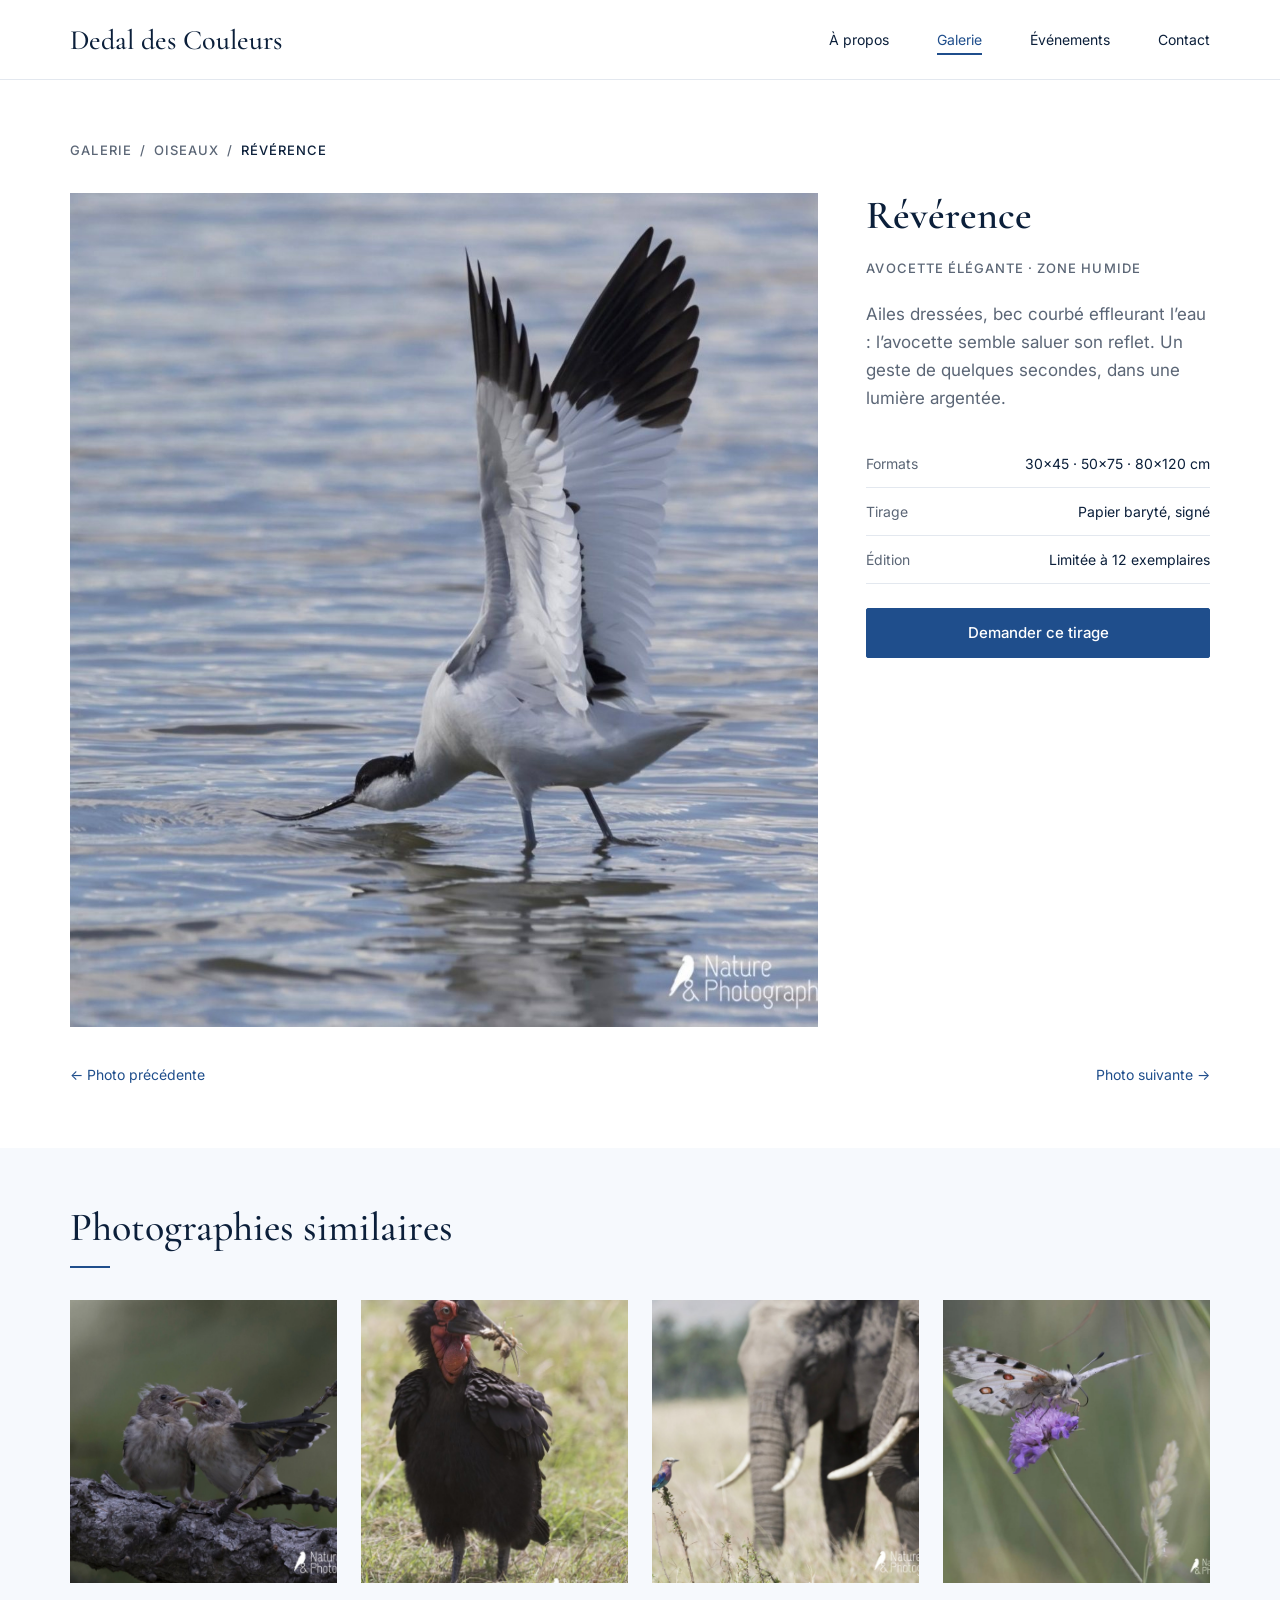
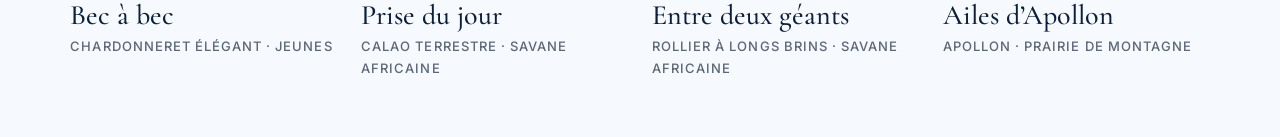
<file: photo-7.html>
<!DOCTYPE html>
<html lang="fr">
<head>
  <meta charset="utf-8">
  <meta name="viewport" content="width=device-width, initial-scale=1">
  <title>Révérence · Dedal des Couleurs</title>
  <link rel="canonical" href="https://flo06000.github.io/dedal-des-couleurs/photo-7.html">
  <meta name="description" content="Révérence — Avocette élégante, zone humide. Tirage d'art en édition limitée, Dedal des Couleurs.">
  <meta name="theme-color" content="#FFFFFF">
  <meta property="og:title" content="Révérence · Dedal des Couleurs">
  <meta property="og:image" content="images/photo-7.jpg">
  <link rel="icon" href="data:image/svg+xml,%3Csvg%20xmlns='http://www.w3.org/2000/svg'%20viewBox='0%200%2032%2032'%3E%3Crect%20width='32'%20height='32'%20fill='%231F4E8C'/%3E%3Ctext%20x='16'%20y='23'%20font-size='20'%20text-anchor='middle'%20fill='white'%20font-family='Georgia'%3ED%3C/text%3E%3C/svg%3E">
  <link rel="preconnect" href="https://fonts.googleapis.com">
  <link rel="preconnect" href="https://fonts.gstatic.com" crossorigin>
  <link href="https://fonts.googleapis.com/css2?family=Cormorant+Garamond:wght@500;600&family=Inter:wght@400;500&display=swap" rel="stylesheet">
  <link rel="stylesheet" href="css/photo.css">
  <script src="js/main.js"></script>
</head>
<body>
  <a class="skip-link" href="#contenu">Aller au contenu</a>

  <header class="site-header">
    <div class="container header-inner">
      <a class="logo" href="index.html#accueil">Dedal des Couleurs</a>
      <a class="menu-toggle" href="#menu" aria-label="Ouvrir le menu"><span></span><span></span><span></span></a>
      <nav id="menu" class="nav" aria-label="Navigation principale">
        <a class="menu-close" href="#contenu" aria-label="Fermer le menu"><svg class="icon" viewBox="0 0 24 24" aria-hidden="true"><path d="M6 6l12 12M18 6L6 18"/></svg></a>
        <p class="menu-label">Menu</p>
        <ul>
          <li><a href="index.html#a-propos">À propos<svg class="icon menu-arrow" viewBox="0 0 24 24" aria-hidden="true"><path d="M5 12h14M13 6l6 6-6 6"/></svg></a></li>
          <li><a href="index.html#galerie" aria-current="page">Galerie<svg class="icon menu-arrow" viewBox="0 0 24 24" aria-hidden="true"><path d="M5 12h14M13 6l6 6-6 6"/></svg></a></li>
          <li><a href="index.html#evenements">Événements<svg class="icon menu-arrow" viewBox="0 0 24 24" aria-hidden="true"><path d="M5 12h14M13 6l6 6-6 6"/></svg></a></li>
          <li><a href="index.html#contact">Contact<svg class="icon menu-arrow" viewBox="0 0 24 24" aria-hidden="true"><path d="M5 12h14M13 6l6 6-6 6"/></svg></a></li>
        </ul>
        <a class="btn btn--primary btn--block menu-cta" href="index.html#contact">Demander un tirage</a>
        <p class="menu-info">dedal@gmail.com<span>01 63 45 85 56</span></p>
        <p class="menu-social"><a href="#">Instagram</a> · <a href="#">YouTube</a> · <a href="#">Facebook</a></p>
        <p class="menu-copy">© 2026 Dedal des Couleurs</p>
      </nav>
    </div>
  </header>

  <main id="contenu">
    <div class="container">
      <nav class="breadcrumb" aria-label="Fil d’Ariane">
        <a href="index.html#galerie">Galerie</a><span aria-hidden="true">/</span><span>Oiseaux</span><span aria-hidden="true">/</span><span aria-current="page">Révérence</span>
      </nav>
    </div>

    <section class="section section--detail">
      <div class="container detail" id="detail">
        <figure class="detail__media">
          <a class="detail__zoom" href="#zoom" aria-label="Agrandir la photographie">
            <img src="images/photo-7.jpg" width="1600" height="1271" alt="Avocette élégante les ailes dressées, le bec courbé effleurant l’eau">
            <span class="detail__zoom-chip"><svg class="icon" viewBox="0 0 24 24" aria-hidden="true"><circle cx="10" cy="10" r="6"/><path d="M15 15l6 6M10 7v6M7 10h6"/></svg> Agrandir</span>
          </a>
        </figure>

        <div class="detail__info">
          <h1>Révérence</h1>
          <p class="label label--grey">Avocette élégante · Zone humide</p>
          <p class="lead">Ailes dressées, bec courbé effleurant l’eau : l’avocette semble saluer son reflet. Un geste de quelques secondes, dans une lumière argentée.</p>
          <dl class="specs">
            <div><dt>Formats</dt><dd>30×45 · 50×75 · 80×120 cm</dd></div>
            <div><dt>Tirage</dt><dd>Papier baryté, signé</dd></div>
            <div><dt>Édition</dt><dd>Limitée à 12 exemplaires</dd></div>
          </dl>
          <a class="btn btn--primary btn--block" href="index.html#contact">Demander ce tirage</a>
        </div>
      </div>

      <div class="container">
        <nav class="pager" aria-label="Navigation entre les photographies">
          <a href="photo-6.html" title="Ailes d’Apollon">← Photo précédente</a>
          <a href="photo-8.html" title="Crinière au vent">Photo suivante →</a>
        </nav>
      </div>
    </section>

    <section class="section section--tint">
      <div class="container">
        <header class="section-head reveal">
          <h2>Photographies similaires</h2>
          <span class="rule" aria-hidden="true"></span>
        </header>
        <div class="similar">
          <article class="card card--landscape">
            <a href="photo-4.html"><figure class="card__media">
              <img src="images/photo-4.jpg" width="1600" height="1257" loading="lazy" alt="Deux jeunes chardonnerets élégants perchés sur une branche, becs ouverts l’un face à l’autre">
              <span class="card__chip">Voir la photographie</span></figure>
              <h3 class="card__title">Bec à bec</h3>
              <p class="card__meta">Chardonneret élégant · Jeunes</p></a>
          </article>
          <article class="card card--portrait">
            <a href="photo-10.html"><figure class="card__media">
              <img src="images/photo-10.jpg" width="1080" height="1337" loading="lazy" alt="Calao terrestre à la gorge rouge tenant de petits rongeurs dans son bec, debout dans l’herbe">
              <span class="card__chip">Voir la photographie</span></figure>
              <h3 class="card__title">Prise du jour</h3>
              <p class="card__meta">Calao terrestre · Savane africaine</p></a>
          </article>
          <article class="card card--landscape">
            <a href="photo-3.html"><figure class="card__media">
              <img src="images/photo-3.jpg" width="1600" height="1273" loading="lazy" alt="Rollier à longs brins perché sur une branche épineuse, deux éléphants flous au second plan">
              <span class="card__chip">Voir la photographie</span></figure>
              <h3 class="card__title">Entre deux géants</h3>
              <p class="card__meta">Rollier à longs brins · Savane africaine</p></a>
          </article>
          <article class="card card--landscape">
            <a href="photo-6.html"><figure class="card__media">
              <img src="images/photo-6.jpg" width="1600" height="1276" loading="lazy" alt="Papillon Apollon aux ocelles rouges posé sur une scabieuse mauve, au milieu des herbes">
              <span class="card__chip">Voir la photographie</span></figure>
              <h3 class="card__title">Ailes d’Apollon</h3>
              <p class="card__meta">Apollon · Prairie de montagne</p></a>
          </article>
        </div>
      </div>
    </section>
  </main>

  <!-- photo en grand (lien #zoom) -->
  <div class="lightbox" id="zoom">
    <a class="lightbox__bg" href="#detail" aria-label="Fermer"></a>
    <img src="images/photo-7.jpg" width="1600" height="1271" alt="Avocette élégante les ailes dressées, le bec courbé effleurant l’eau">
    <a class="lightbox__close" href="#detail" aria-label="Fermer"><svg class="icon" viewBox="0 0 24 24" aria-hidden="true"><path d="M6 6l12 12M18 6L6 18"/></svg></a>
  </div>



</body>
</html>
</file>
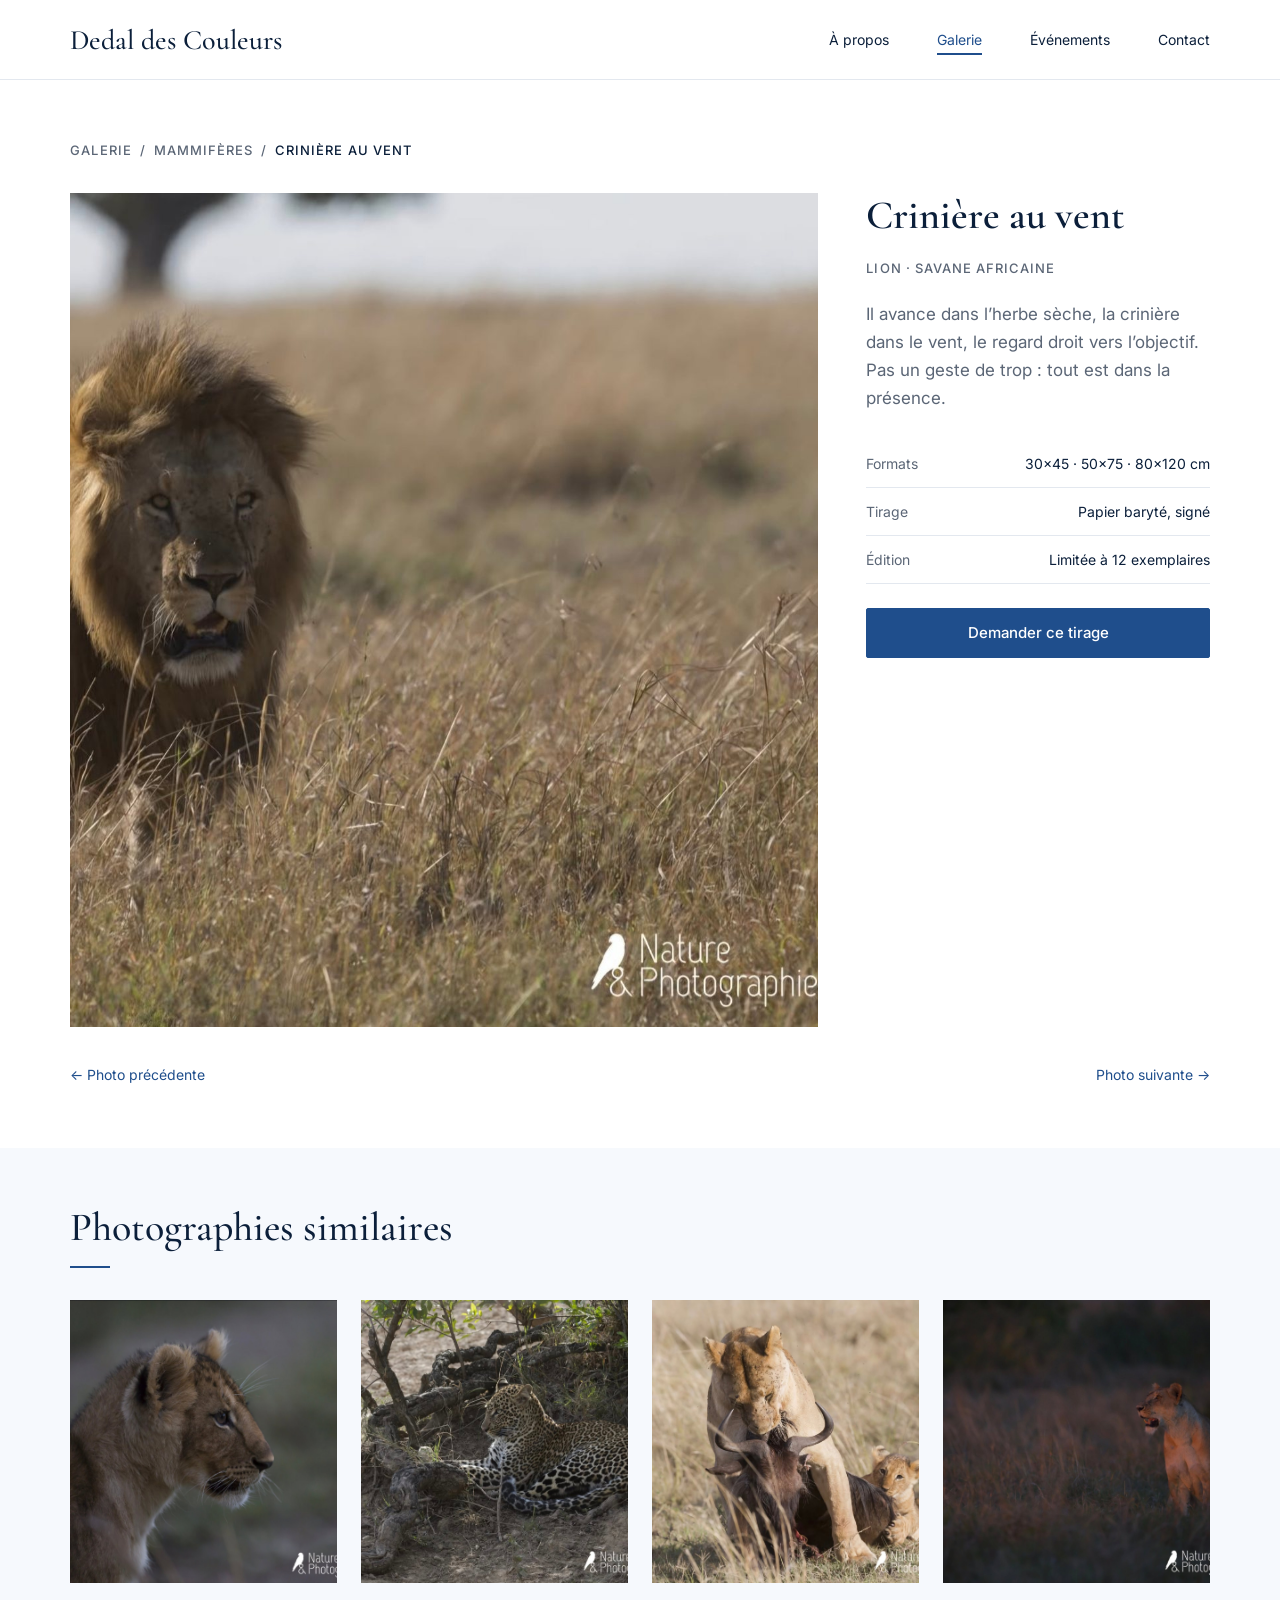
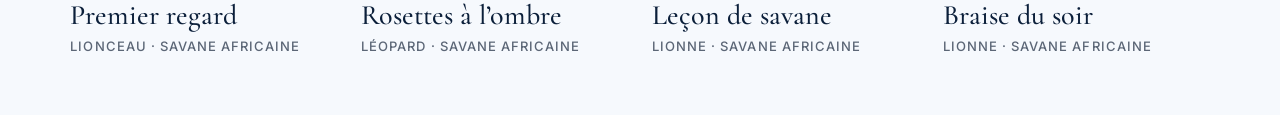
<file: photo-8.html>
<!DOCTYPE html>
<html lang="fr">
<head>
  <meta charset="utf-8">
  <meta name="viewport" content="width=device-width, initial-scale=1">
  <title>Crinière au vent · Dedal des Couleurs</title>
  <link rel="canonical" href="https://flo06000.github.io/dedal-des-couleurs/photo-8.html">
  <meta name="description" content="Crinière au vent — Lion, savane africaine. Tirage d'art en édition limitée, Dedal des Couleurs.">
  <meta name="theme-color" content="#FFFFFF">
  <meta property="og:title" content="Crinière au vent · Dedal des Couleurs">
  <meta property="og:image" content="images/photo-8.jpg">
  <link rel="icon" href="data:image/svg+xml,%3Csvg%20xmlns='http://www.w3.org/2000/svg'%20viewBox='0%200%2032%2032'%3E%3Crect%20width='32'%20height='32'%20fill='%231F4E8C'/%3E%3Ctext%20x='16'%20y='23'%20font-size='20'%20text-anchor='middle'%20fill='white'%20font-family='Georgia'%3ED%3C/text%3E%3C/svg%3E">
  <link rel="preconnect" href="https://fonts.googleapis.com">
  <link rel="preconnect" href="https://fonts.gstatic.com" crossorigin>
  <link href="https://fonts.googleapis.com/css2?family=Cormorant+Garamond:wght@500;600&family=Inter:wght@400;500&display=swap" rel="stylesheet">
  <link rel="stylesheet" href="css/photo.css">
  <script src="js/main.js"></script>
</head>
<body>
  <a class="skip-link" href="#contenu">Aller au contenu</a>

  <header class="site-header">
    <div class="container header-inner">
      <a class="logo" href="index.html#accueil">Dedal des Couleurs</a>
      <a class="menu-toggle" href="#menu" aria-label="Ouvrir le menu"><span></span><span></span><span></span></a>
      <nav id="menu" class="nav" aria-label="Navigation principale">
        <a class="menu-close" href="#contenu" aria-label="Fermer le menu"><svg class="icon" viewBox="0 0 24 24" aria-hidden="true"><path d="M6 6l12 12M18 6L6 18"/></svg></a>
        <p class="menu-label">Menu</p>
        <ul>
          <li><a href="index.html#a-propos">À propos<svg class="icon menu-arrow" viewBox="0 0 24 24" aria-hidden="true"><path d="M5 12h14M13 6l6 6-6 6"/></svg></a></li>
          <li><a href="index.html#galerie" aria-current="page">Galerie<svg class="icon menu-arrow" viewBox="0 0 24 24" aria-hidden="true"><path d="M5 12h14M13 6l6 6-6 6"/></svg></a></li>
          <li><a href="index.html#evenements">Événements<svg class="icon menu-arrow" viewBox="0 0 24 24" aria-hidden="true"><path d="M5 12h14M13 6l6 6-6 6"/></svg></a></li>
          <li><a href="index.html#contact">Contact<svg class="icon menu-arrow" viewBox="0 0 24 24" aria-hidden="true"><path d="M5 12h14M13 6l6 6-6 6"/></svg></a></li>
        </ul>
        <a class="btn btn--primary btn--block menu-cta" href="index.html#contact">Demander un tirage</a>
        <p class="menu-info">dedal@gmail.com<span>01 63 45 85 56</span></p>
        <p class="menu-social"><a href="#">Instagram</a> · <a href="#">YouTube</a> · <a href="#">Facebook</a></p>
        <p class="menu-copy">© 2026 Dedal des Couleurs</p>
      </nav>
    </div>
  </header>

  <main id="contenu">
    <div class="container">
      <nav class="breadcrumb" aria-label="Fil d’Ariane">
        <a href="index.html#galerie">Galerie</a><span aria-hidden="true">/</span><span>Mammifères</span><span aria-hidden="true">/</span><span aria-current="page">Crinière au vent</span>
      </nav>
    </div>

    <section class="section section--detail">
      <div class="container detail" id="detail">
        <figure class="detail__media">
          <a class="detail__zoom" href="#zoom" aria-label="Agrandir la photographie">
            <img src="images/photo-8.jpg" width="1600" height="1265" alt="Lion mâle avançant dans les herbes sèches, la crinière ébouriffée par le vent">
            <span class="detail__zoom-chip"><svg class="icon" viewBox="0 0 24 24" aria-hidden="true"><circle cx="10" cy="10" r="6"/><path d="M15 15l6 6M10 7v6M7 10h6"/></svg> Agrandir</span>
          </a>
        </figure>

        <div class="detail__info">
          <h1>Crinière au vent</h1>
          <p class="label label--grey">Lion · Savane africaine</p>
          <p class="lead">Il avance dans l’herbe sèche, la crinière dans le vent, le regard droit vers l’objectif. Pas un geste de trop : tout est dans la présence.</p>
          <dl class="specs">
            <div><dt>Formats</dt><dd>30×45 · 50×75 · 80×120 cm</dd></div>
            <div><dt>Tirage</dt><dd>Papier baryté, signé</dd></div>
            <div><dt>Édition</dt><dd>Limitée à 12 exemplaires</dd></div>
          </dl>
          <a class="btn btn--primary btn--block" href="index.html#contact">Demander ce tirage</a>
        </div>
      </div>

      <div class="container">
        <nav class="pager" aria-label="Navigation entre les photographies">
          <a href="photo-7.html" title="Révérence">← Photo précédente</a>
          <a href="photo-9.html" title="Sur la crête">Photo suivante →</a>
        </nav>
      </div>
    </section>

    <section class="section section--tint">
      <div class="container">
        <header class="section-head reveal">
          <h2>Photographies similaires</h2>
          <span class="rule" aria-hidden="true"></span>
        </header>
        <div class="similar">
          <article class="card card--landscape">
            <a href="photo-5.html"><figure class="card__media">
              <img src="images/photo-5.jpg" width="1600" height="1273" loading="lazy" alt="Portrait de profil d’un lionceau aux grandes oreilles rondes, le regard tourné vers l’horizon">
              <span class="card__chip">Voir la photographie</span></figure>
              <h3 class="card__title">Premier regard</h3>
              <p class="card__meta">Lionceau · Savane africaine</p></a>
          </article>
          <article class="card card--landscape">
            <a href="photo-11.html"><figure class="card__media">
              <img src="images/photo-11.jpg" width="1600" height="1268" loading="lazy" alt="Léopard allongé à l’ombre de racines noueuses, le regard tourné vers la gauche">
              <span class="card__chip">Voir la photographie</span></figure>
              <h3 class="card__title">Rosettes à l’ombre</h3>
              <p class="card__meta">Léopard · Savane africaine</p></a>
          </article>
          <article class="card card--landscape">
            <a href="photo-12.html"><figure class="card__media">
              <img src="images/photo-12.jpg" width="1600" height="1266" loading="lazy" alt="Une lionne tient un gnou, un lionceau couché contre la proie l’observe">
              <span class="card__chip">Voir la photographie</span></figure>
              <h3 class="card__title">Leçon de savane</h3>
              <p class="card__meta">Lionne · Savane africaine</p></a>
          </article>
          <article class="card card--landscape">
            <a href="photo-1.html"><figure class="card__media">
              <img src="images/photo-1.jpg" width="1600" height="1262" loading="lazy" alt="Lionne debout dans les hautes herbes, éclairée par la dernière lumière orangée du soir">
              <span class="card__chip">Voir la photographie</span></figure>
              <h3 class="card__title">Braise du soir</h3>
              <p class="card__meta">Lionne · Savane africaine</p></a>
          </article>
        </div>
      </div>
    </section>
  </main>

  <!-- photo en grand (lien #zoom) -->
  <div class="lightbox" id="zoom">
    <a class="lightbox__bg" href="#detail" aria-label="Fermer"></a>
    <img src="images/photo-8.jpg" width="1600" height="1265" alt="Lion mâle avançant dans les herbes sèches, la crinière ébouriffée par le vent">
    <a class="lightbox__close" href="#detail" aria-label="Fermer"><svg class="icon" viewBox="0 0 24 24" aria-hidden="true"><path d="M6 6l12 12M18 6L6 18"/></svg></a>
  </div>



</body>
</html>
</file>
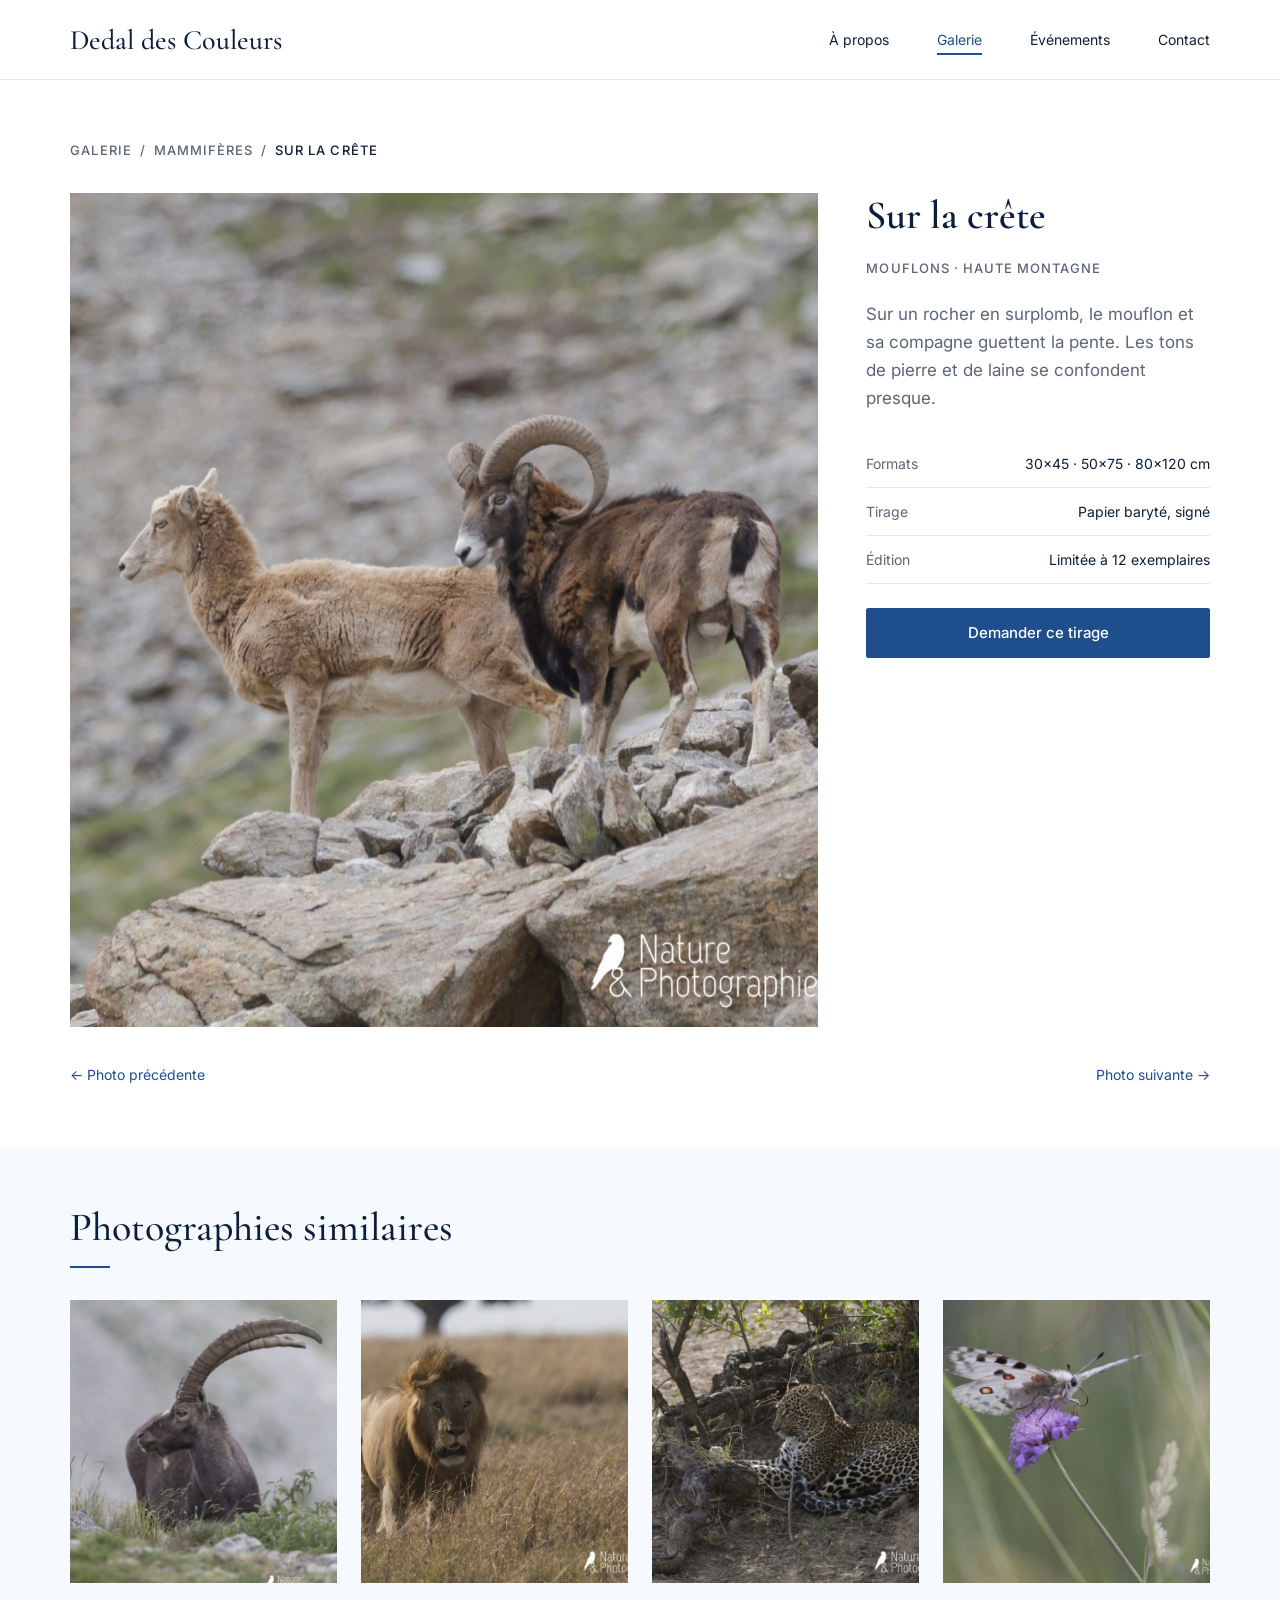
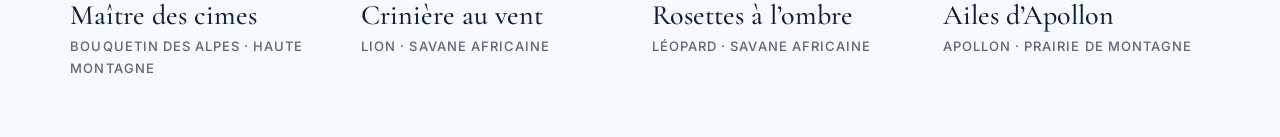
<file: photo-9.html>
<!DOCTYPE html>
<html lang="fr">
<head>
  <meta charset="utf-8">
  <meta name="viewport" content="width=device-width, initial-scale=1">
  <title>Sur la crête · Dedal des Couleurs</title>
  <link rel="canonical" href="https://flo06000.github.io/dedal-des-couleurs/photo-9.html">
  <meta name="description" content="Sur la crête — Mouflons, haute montagne. Tirage d'art en édition limitée, Dedal des Couleurs.">
  <meta name="theme-color" content="#FFFFFF">
  <meta property="og:title" content="Sur la crête · Dedal des Couleurs">
  <meta property="og:image" content="images/photo-9.jpg">
  <link rel="icon" href="data:image/svg+xml,%3Csvg%20xmlns='http://www.w3.org/2000/svg'%20viewBox='0%200%2032%2032'%3E%3Crect%20width='32'%20height='32'%20fill='%231F4E8C'/%3E%3Ctext%20x='16'%20y='23'%20font-size='20'%20text-anchor='middle'%20fill='white'%20font-family='Georgia'%3ED%3C/text%3E%3C/svg%3E">
  <link rel="preconnect" href="https://fonts.googleapis.com">
  <link rel="preconnect" href="https://fonts.gstatic.com" crossorigin>
  <link href="https://fonts.googleapis.com/css2?family=Cormorant+Garamond:wght@500;600&family=Inter:wght@400;500&display=swap" rel="stylesheet">
  <link rel="stylesheet" href="css/photo.css">
  <script src="js/main.js"></script>
</head>
<body>
  <a class="skip-link" href="#contenu">Aller au contenu</a>

  <header class="site-header">
    <div class="container header-inner">
      <a class="logo" href="index.html#accueil">Dedal des Couleurs</a>
      <a class="menu-toggle" href="#menu" aria-label="Ouvrir le menu"><span></span><span></span><span></span></a>
      <nav id="menu" class="nav" aria-label="Navigation principale">
        <a class="menu-close" href="#contenu" aria-label="Fermer le menu"><svg class="icon" viewBox="0 0 24 24" aria-hidden="true"><path d="M6 6l12 12M18 6L6 18"/></svg></a>
        <p class="menu-label">Menu</p>
        <ul>
          <li><a href="index.html#a-propos">À propos<svg class="icon menu-arrow" viewBox="0 0 24 24" aria-hidden="true"><path d="M5 12h14M13 6l6 6-6 6"/></svg></a></li>
          <li><a href="index.html#galerie" aria-current="page">Galerie<svg class="icon menu-arrow" viewBox="0 0 24 24" aria-hidden="true"><path d="M5 12h14M13 6l6 6-6 6"/></svg></a></li>
          <li><a href="index.html#evenements">Événements<svg class="icon menu-arrow" viewBox="0 0 24 24" aria-hidden="true"><path d="M5 12h14M13 6l6 6-6 6"/></svg></a></li>
          <li><a href="index.html#contact">Contact<svg class="icon menu-arrow" viewBox="0 0 24 24" aria-hidden="true"><path d="M5 12h14M13 6l6 6-6 6"/></svg></a></li>
        </ul>
        <a class="btn btn--primary btn--block menu-cta" href="index.html#contact">Demander un tirage</a>
        <p class="menu-info">dedal@gmail.com<span>01 63 45 85 56</span></p>
        <p class="menu-social"><a href="#">Instagram</a> · <a href="#">YouTube</a> · <a href="#">Facebook</a></p>
        <p class="menu-copy">© 2026 Dedal des Couleurs</p>
      </nav>
    </div>
  </header>

  <main id="contenu">
    <div class="container">
      <nav class="breadcrumb" aria-label="Fil d’Ariane">
        <a href="index.html#galerie">Galerie</a><span aria-hidden="true">/</span><span>Mammifères</span><span aria-hidden="true">/</span><span aria-current="page">Sur la crête</span>
      </nav>
    </div>

    <section class="section section--detail">
      <div class="container detail" id="detail">
        <figure class="detail__media">
          <a class="detail__zoom" href="#zoom" aria-label="Agrandir la photographie">
            <img src="images/photo-9.jpg" width="1600" height="1262" alt="Une mouflonne et un mouflon aux grandes cornes enroulées, debout sur un rocher">
            <span class="detail__zoom-chip"><svg class="icon" viewBox="0 0 24 24" aria-hidden="true"><circle cx="10" cy="10" r="6"/><path d="M15 15l6 6M10 7v6M7 10h6"/></svg> Agrandir</span>
          </a>
        </figure>

        <div class="detail__info">
          <h1>Sur la crête</h1>
          <p class="label label--grey">Mouflons · Haute montagne</p>
          <p class="lead">Sur un rocher en surplomb, le mouflon et sa compagne guettent la pente. Les tons de pierre et de laine se confondent presque.</p>
          <dl class="specs">
            <div><dt>Formats</dt><dd>30×45 · 50×75 · 80×120 cm</dd></div>
            <div><dt>Tirage</dt><dd>Papier baryté, signé</dd></div>
            <div><dt>Édition</dt><dd>Limitée à 12 exemplaires</dd></div>
          </dl>
          <a class="btn btn--primary btn--block" href="index.html#contact">Demander ce tirage</a>
        </div>
      </div>

      <div class="container">
        <nav class="pager" aria-label="Navigation entre les photographies">
          <a href="photo-8.html" title="Crinière au vent">← Photo précédente</a>
          <a href="photo-10.html" title="Prise du jour">Photo suivante →</a>
        </nav>
      </div>
    </section>

    <section class="section section--tint">
      <div class="container">
        <header class="section-head reveal">
          <h2>Photographies similaires</h2>
          <span class="rule" aria-hidden="true"></span>
        </header>
        <div class="similar">
          <article class="card card--portrait">
            <a href="photo-2.html"><figure class="card__media">
              <img src="images/photo-2.jpg" width="1080" height="1346" loading="lazy" alt="Bouquetin des Alpes mâle aux longues cornes annelées, la tête tournée, sur un fond de pente brumeuse">
              <span class="card__chip">Voir la photographie</span></figure>
              <h3 class="card__title">Maître des cimes</h3>
              <p class="card__meta">Bouquetin des Alpes · Haute montagne</p></a>
          </article>
          <article class="card card--landscape">
            <a href="photo-8.html"><figure class="card__media">
              <img src="images/photo-8.jpg" width="1600" height="1265" loading="lazy" alt="Lion mâle avançant dans les herbes sèches, la crinière ébouriffée par le vent">
              <span class="card__chip">Voir la photographie</span></figure>
              <h3 class="card__title">Crinière au vent</h3>
              <p class="card__meta">Lion · Savane africaine</p></a>
          </article>
          <article class="card card--landscape">
            <a href="photo-11.html"><figure class="card__media">
              <img src="images/photo-11.jpg" width="1600" height="1268" loading="lazy" alt="Léopard allongé à l’ombre de racines noueuses, le regard tourné vers la gauche">
              <span class="card__chip">Voir la photographie</span></figure>
              <h3 class="card__title">Rosettes à l’ombre</h3>
              <p class="card__meta">Léopard · Savane africaine</p></a>
          </article>
          <article class="card card--landscape">
            <a href="photo-6.html"><figure class="card__media">
              <img src="images/photo-6.jpg" width="1600" height="1276" loading="lazy" alt="Papillon Apollon aux ocelles rouges posé sur une scabieuse mauve, au milieu des herbes">
              <span class="card__chip">Voir la photographie</span></figure>
              <h3 class="card__title">Ailes d’Apollon</h3>
              <p class="card__meta">Apollon · Prairie de montagne</p></a>
          </article>
        </div>
      </div>
    </section>
  </main>

  <!-- photo en grand (lien #zoom) -->
  <div class="lightbox" id="zoom">
    <a class="lightbox__bg" href="#detail" aria-label="Fermer"></a>
    <img src="images/photo-9.jpg" width="1600" height="1262" alt="Une mouflonne et un mouflon aux grandes cornes enroulées, debout sur un rocher">
    <a class="lightbox__close" href="#detail" aria-label="Fermer"><svg class="icon" viewBox="0 0 24 24" aria-hidden="true"><path d="M6 6l12 12M18 6L6 18"/></svg></a>
  </div>



</body>
</html>
</file>
<file: css/style.css>
/* Dedal des Couleurs - feuille de style */

/* variables */
:root {
  /* couleurs */
  --white: #FFFFFF;
  --brume: #F6F9FD;
  --nuit: #0B1F3A;
  --blue: #1F4E8C;
  --sky: #A9C4E8;
  --pale: #E8F0FA;
  --grey: #5B6676;
  --line: #E3E8EF;
  --error: #B42318;

  /* polices */
  --font-title: "Cormorant Garamond", "Cormorant", Georgia, "Times New Roman", serif;
  --font-text: "Inter", system-ui, -apple-system, "Segoe UI", Roboto, Helvetica, Arial, sans-serif;

  /* tailles de texte */
  --fs-h1: clamp(2.5rem, 1.6rem + 3.6vw, 4rem);
  --fs-h2: clamp(1.75rem, 1.2rem + 2.2vw, 2.5rem);
  --fs-h3: clamp(1.375rem, 1.15rem + 0.9vw, 1.75rem);
  --fs-body: clamp(1rem, 0.96rem + 0.15vw, 1.0625rem);

  /* espacements */
  --pad: 20px;
  --section-y: clamp(32px, 9vw, 112px);
  --header-h: 64px;

  --ease: cubic-bezier(.22, .61, .36, 1);
}

/* base */
*, *::before, *::after { box-sizing: border-box; }

html {
  scroll-behavior: auto;
  -webkit-text-size-adjust: 100%;
}

body {
  margin: 0;
  overflow-x: clip;
  background: var(--white);
  color: var(--nuit);
  font-family: var(--font-text);
  font-size: var(--fs-body);
  line-height: 1.65;
  text-rendering: optimizeLegibility;
}
body:has(#menu:target) { overflow: hidden; }
.sr-only { position: absolute; width: 1px; height: 1px; margin: -1px; padding: 0; overflow: hidden; clip-path: inset(50%); white-space: nowrap; border: 0; }

img { display: block; max-width: 100%; height: auto; }
a { color: inherit; text-decoration: none; }
ul { margin: 0; padding: 0; list-style: none; }
h1, h2, h3, p, figure, dl, dd { margin: 0; }
button, input, textarea, label { font: inherit; color: inherit; }
button { cursor: pointer; }
mark { background: var(--pale); color: var(--blue); padding: 0 .35em; }

h1, h2, h3 {
  font-family: var(--font-title);
  font-weight: 500;
  line-height: 1.12;
  color: var(--nuit);
  text-wrap: balance;
}
h1 { font-size: var(--fs-h1); font-weight: 600; }
h2 { font-size: var(--fs-h2); }
h3 { font-size: var(--fs-h3); line-height: 1.2; }

:focus-visible { outline: 2px solid var(--blue); outline-offset: 3px; }

.container { width: min(100% - 2 * var(--pad), 1280px); margin-inline: auto; }

.label {
  font-size: .8125rem;
  font-weight: 500;
  letter-spacing: .08em;
  text-transform: uppercase;
  color: var(--blue);
}
.label--grey { color: var(--grey); }

.lead { max-width: 62ch; color: var(--grey); }
.center { display: flex; justify-content: center; margin-top: clamp(32px, 5vw, 56px); }

.skip-link {
  position: fixed; left: 16px; top: -60px; z-index: 300;
  background: var(--blue); color: var(--white); padding: 10px 16px; border-radius: 2px;
  transition: top .2s;
}
.skip-link:focus { top: 16px; }

/* composants */
.icon {
  width: 20px; height: 20px; flex: none;
  fill: none; stroke: currentColor; stroke-width: 1.5;
  stroke-linecap: round; stroke-linejoin: round;
}
.icon--lg { width: 28px; height: 28px; }
.icon--xl { width: 48px; height: 48px; stroke-width: 1.25; }

/* boutons */
.btn {
  display: inline-flex; align-items: center; justify-content: center; gap: 12px;
  padding: 14px 28px;
  border: 1px solid var(--blue);
  border-radius: 2px;
  font-size: .9375rem; font-weight: 500; line-height: 20px;
  background-repeat: no-repeat; background-position: left center; background-size: 0% 100%;
  transition: background-size .45s var(--ease), color .3s, border-color .3s;
}
.btn .icon { transition: transform .35s var(--ease); }
.btn--primary {
  background-color: var(--blue); color: var(--white);
  background-image: linear-gradient(var(--nuit), var(--nuit));
}
.btn--secondary {
  background-color: transparent; color: var(--blue);
  background-image: linear-gradient(var(--blue), var(--blue));
}
.btn--block { width: 100%; }

/* boutons de filtre */
.filters { display: flex; flex-wrap: wrap; gap: 8px; margin-bottom: clamp(32px, 5vw, 48px); }
.tag {
  padding: 8px 12px;
  background: var(--white); color: var(--grey);
  border: 1px solid var(--line); border-radius: 2px;
  font-size: .8125rem; line-height: 22px;
  transition: color .25s, border-color .25s, background-color .25s;
}
.tag { display: inline-block; cursor: pointer; }
#f-all:checked ~ .filters [for="f-all"],
#f-oiseaux:checked ~ .filters [for="f-oiseaux"],
#f-mammiferes:checked ~ .filters [for="f-mammiferes"],
#f-savane:checked ~ .filters [for="f-savane"],
#f-montagne:checked ~ .filters [for="f-montagne"] { background: var(--pale); border-color: var(--sky); color: var(--blue); }
.sr-only:focus-visible ~ .filters .tag { outline-offset: 2px; }
#f-all:focus-visible ~ .filters [for="f-all"],
#f-oiseaux:focus-visible ~ .filters [for="f-oiseaux"],
#f-mammiferes:focus-visible ~ .filters [for="f-mammiferes"],
#f-savane:focus-visible ~ .filters [for="f-savane"],
#f-montagne:focus-visible ~ .filters [for="f-montagne"],
#more:focus-visible ~ .center .btn { outline: 2px solid var(--blue); }

/* filtre de la galerie en CSS */
#f-oiseaux:checked ~ .grid .card:not(.c-oiseaux),
#f-mammiferes:checked ~ .grid .card:not(.c-mammiferes),
#f-savane:checked ~ .grid .card:not(.c-savane),
#f-montagne:checked ~ .grid .card:not(.c-montagne) { display: none; }

/* les 6 dernières photos sont cachées au début */
.is-extra { display: none; }
#more:checked ~ .grid .is-extra,
#f-oiseaux:checked ~ .grid .is-extra.c-oiseaux,
#f-mammiferes:checked ~ .grid .is-extra.c-mammiferes,
#f-savane:checked ~ .grid .is-extra.c-savane,
#f-montagne:checked ~ .grid .is-extra.c-montagne { display: block; }
#f-all:not(:checked) ~ .center { display: none; }
.more-less { display: none; }
#more:checked ~ .center .more-all { display: none; }
#more:checked ~ .center .more-less { display: inline; }
.btn { cursor: pointer; }

/* en-tête et menu */
.site-header {
  --hh: var(--header-h);
  position: sticky; top: 0; z-index: 100;
}
.site-header::before {
  content: ""; position: absolute; inset: 0; z-index: -1;
  background: rgba(255, 255, 255, .92);
  -webkit-backdrop-filter: blur(10px); backdrop-filter: blur(10px);
  border-bottom: 1px solid var(--line);
}
.header-inner {
  display: flex; align-items: center; justify-content: space-between;
  height: var(--hh); transition: height .35s var(--ease);
}
.logo { position: relative; z-index: 110; font-family: var(--font-title); font-size: var(--fs-h3); font-weight: 500; color: var(--nuit); line-height: 1; }

.nav ul { display: flex; flex-direction: column; align-items: center; gap: 12px; }
.nav a {
  position: relative; display: inline-block; padding: 6px 0;
  font-size: .875rem; color: var(--nuit);
  transition: color .25s;
}
.nav a::after {
  content: ""; position: absolute; left: 0; right: 0; bottom: 0; height: 2px;
  background: var(--blue);
  transform: scaleX(0); transform-origin: left; transition: transform .4s var(--ease);
}
.nav a[aria-current] { color: var(--blue); }
.nav a[aria-current]::after { transform: scaleX(1); }

.menu-toggle {
  display: block; position: relative; z-index: 110;
  width: 44px; height: 44px; padding: 0;
}
.menu-toggle span {
  position: absolute; left: 10px; right: 10px; height: 1.5px; background: var(--nuit);
}
.menu-toggle span:nth-child(1) { top: 15px; }
.menu-toggle span:nth-child(2) { top: 21px; }
.menu-toggle span:nth-child(3) { top: 27px; }
/* menu mobile */
.nav {
  position: fixed; inset: 0; z-index: 105;
  display: none; flex-direction: column;
  padding: calc(var(--header-h) + 40px) var(--pad) 32px;
  background: var(--white);
  overflow-y: auto;
}
.nav::before { content: ""; position: absolute; left: 0; right: 0; top: var(--header-h); border-top: 1px solid var(--line); }
.nav:target { display: flex; animation: fade .3s ease both; }
body:has(#menu:target) .menu-toggle { visibility: hidden; }
.nav .menu-close {
  display: grid; place-items: center; position: absolute; top: 10px; right: var(--pad);
  width: 44px; height: 44px; padding: 0;
}
.nav .menu-close .icon { width: 24px; height: 24px; }
.menu-label { margin: 0 0 12px; font-size: .75rem; font-weight: 500; letter-spacing: .12em; text-transform: uppercase; color: var(--blue); }
.nav ul { align-items: stretch; gap: 0; }
.nav li { border-bottom: 1px solid var(--line); }
.nav ul a {
  display: flex; align-items: center; justify-content: space-between;
  font-family: var(--font-title); font-size: 1.75rem; font-weight: 500; line-height: 1.2; padding: 20px 0;
}
.nav ul a::after, .nav .menu-cta::after, .menu-social a::after { display: none; }
.menu-arrow { width: 16px; height: 16px; flex: none; color: var(--grey); }
.nav a[aria-current] .menu-arrow { color: var(--blue); }
.nav .menu-cta { margin-top: 40px; padding: 14px 28px; font-size: .9375rem; color: var(--white); }
.menu-info { margin: 72px 0 0; line-height: 1.5; color: var(--nuit); }
.menu-info span { display: block; color: var(--grey); }
.menu-social { margin: 30px 0 0; font-size: .875rem; color: var(--grey); }
.menu-social a { padding: 0; font-size: .875rem; color: var(--blue); }
.menu-copy { margin: 40px 0 0; font-size: .875rem; color: var(--grey); }
.nav:target li { animation: fadeUp .5s var(--ease) both; }
.nav:target li:nth-child(2) { animation-delay: .07s; }
.nav:target li:nth-child(3) { animation-delay: .14s; }
.nav:target li:nth-child(4) { animation-delay: .21s; }
.nav .menu-close::after { display: none; }

/* page d'accueil */
section[id] { scroll-margin-top: 64px; }
.section { padding-block: var(--section-y); }
.section--tint { background: var(--brume); padding-block: clamp(32px, 4.5vw, 64px); }

.section-head { margin-bottom: clamp(24px, 3vw, 32px); }
.section-head .rule { display: block; width: 40px; height: 2px; margin-top: 16px; background: var(--blue); }
.section-head--inline { margin-bottom: clamp(32px, 5vw, 48px); }
.section-head + .lead { max-width: none; margin-top: 0; margin-bottom: clamp(32px, 5vw, 48px); }

/* hero */
.hero {
  position: relative; display: flex; align-items: flex-end;
  height: 520px; max-height: 860px;
  overflow: hidden; background: var(--pale);
}
.hero__img {
  object-position: 98% 50%;
  position: absolute; inset: 0; width: 100%; height: 100%; object-fit: cover;
  animation: kenburns 22s ease-in-out infinite alternate;
  will-change: transform;
}
.hero__content { position: relative; padding-bottom: clamp(40px, 8vw, 80px); }
.hero__content .label { margin-bottom: 16px; }
.hero__content h1 { margin-bottom: 32px; }


/* à propos */
.pillars { display: grid; grid-template-columns: 1fr; gap: 40px; text-align: center; }
.pillar { display: flex; flex-direction: column; align-items: center; gap: 16px; }
.pillar .icon { color: var(--blue); transition: transform .5s var(--ease); }
.pillar h3 { margin-top: 4px; }
.pillar p { color: var(--grey); max-width: 34ch; }

/* galerie */
.grid {
  display: grid; grid-template-columns: 1fr;
  gap: clamp(32px, 4vw, 48px) 24px; align-items: start;
}
.card a { display: block; }
.card__media {
  position: relative; overflow: hidden; margin-bottom: 16px; background: var(--pale);
}
.card--landscape .card__media, .card--portrait .card__media { aspect-ratio: 350 / 320; }
.card__media img {
  width: 100%; height: 100%; object-fit: cover;
  transition: transform 1s var(--ease);
}
.card__chip {
  position: absolute; left: 16px; bottom: 16px;
  padding: 8px 14px; background: var(--white); color: var(--blue);
  font-size: .8125rem; font-weight: 500; letter-spacing: .02em;
  opacity: 0; transform: translateY(8px);
  transition: opacity .35s, transform .35s var(--ease);
}
.card__title { transition: color .3s; }
.card__meta {
  margin-top: 4px; font-size: .8125rem; font-weight: 500;
  letter-spacing: .08em; text-transform: uppercase; color: var(--grey);
}

/* événements */
.events { display: grid; grid-template-columns: 1fr; gap: clamp(24px, 3vw, 32px); align-items: start; }
.event { overflow: hidden; background: var(--brume); border: 1px solid var(--line); }
.event__media { overflow: hidden; aspect-ratio: 350 / 220; background: var(--pale); }
.event__media img { width: 100%; height: 100%; object-fit: cover; transition: transform 1s var(--ease); }
.event__body { padding: 24px; display: grid; gap: 8px; }
.event__body h3 { font-size: 1.375rem; }
.event__body p { color: var(--grey); font-size: .875rem; }
.event__date { display: flex; align-items: center; gap: 8px; color: var(--nuit) !important; font-weight: 500; }
.event__date .icon { color: var(--blue); }

/* contact */
.contact { display: grid; grid-template-columns: 1fr; gap: clamp(32px, 6vw, 96px); align-items: start; }
.contact__info { display: grid; gap: 24px; }
.contact__info li { display: flex; align-items: center; gap: 16px; }
.contact__info a { transition: color .25s; }
.bubble {
  display: grid; place-items: center; width: 48px; height: 48px; flex: none;
  border-radius: 50%; background: var(--pale); color: var(--blue);
  transition: background-color .3s, color .3s, transform .4s var(--ease);
}

.form { display: grid; gap: 20px; }
.form h3 { margin-bottom: 4px; }
.field { display: grid; gap: 6px; }
.field label { font-size: .8125rem; font-weight: 500; letter-spacing: .08em; text-transform: uppercase; color: var(--grey); }
.field input, .field textarea {
  width: 100%; padding: 15px 16px;
  background: var(--brume); border: 1px solid var(--line); border-radius: 2px;
  font-size: .875rem;
  transition: border-color .25s, box-shadow .25s;
}
.field textarea { resize: vertical; min-height: 140px; }
.field input:focus, .field textarea:focus {
  outline: none; border-color: var(--blue); box-shadow: 0 0 0 3px var(--pale);
}
.field input:user-invalid, .field textarea:user-invalid { border-color: var(--error); box-shadow: 0 0 0 3px #FBE9E7; }
.form .btn { justify-self: start; }

/* page détail d'une photo */
.breadcrumb {
  display: flex; flex-wrap: wrap; gap: 8px; padding-block: 24px 0;
  font-size: .6875rem; font-weight: 500; letter-spacing: .08em; text-transform: uppercase; color: var(--grey);
}
.breadcrumb a { transition: color .25s; }
.breadcrumb [aria-current] { color: var(--nuit); }
.section--detail { padding-top: clamp(24px, 3vw, 32px); padding-bottom: clamp(32px, 4.5vw, 64px); }

.detail { display: grid; grid-template-columns: 1fr; gap: clamp(32px, 4vw, 48px); align-items: start; }
.detail__media { background: var(--pale); }
.detail__zoom { position: relative; display: block; width: 100%; cursor: zoom-in; overflow: hidden; }
.detail__zoom img {
  display: block; margin-inline: auto; width: auto; max-width: 100%; max-height: 78svh; height: auto;
  transition: transform 1s var(--ease);
}
.detail__zoom-chip {
  position: absolute; right: 16px; bottom: 16px; display: inline-flex; align-items: center; gap: 8px;
  padding: 8px 14px; background: var(--white); color: var(--blue); font-size: .8125rem; font-weight: 500;
  opacity: 0; transform: translateY(8px); transition: opacity .35s, transform .35s var(--ease);
}
.detail__info { display: grid; gap: 20px; position: static; top: 96px; }
.detail__info h1 { font-size: var(--fs-h2); }
.specs { margin: 8px 0 4px; }
.specs div { display: flex; justify-content: space-between; gap: 16px; padding: 12px 0; border-bottom: 1px solid var(--line); }
.specs dt { font-size: .875rem; color: var(--grey); }
.specs dd { font-size: .875rem; text-align: right; }

.pager { display: flex; flex-direction: column; align-items: flex-start; justify-content: space-between; gap: 16px; padding-top: 32px; font-size: .875rem; color: var(--blue); }
.pager a { position: relative; padding-block: 4px; }
.pager a::after {
  content: ""; position: absolute; left: 0; right: 0; bottom: 0; height: 1px; background: currentColor;
  transform: scaleX(0); transform-origin: left; transition: transform .4s var(--ease);
}
.similar { display: grid; grid-template-columns: repeat(2, 1fr); gap: 16px; }
.similar .card__title { font-size: 1.125rem; }
.similar .card__meta { font-size: .6875rem; }

/* photo en grand */
.lightbox {
  display: none; position: fixed; inset: 0; z-index: 300;
  place-items: center; background: rgba(255, 255, 255, .98);
}
.lightbox:target { display: grid; animation: fade .3s ease both; }
.lightbox__bg { position: absolute; inset: 0; cursor: zoom-out; }
.lightbox img { position: relative; max-width: 100vw; max-height: 80vh; object-fit: contain; pointer-events: none; }
.lightbox__close {
  position: absolute; top: 20px; right: 20px; width: 48px; height: 48px;
  display: grid; place-items: center; border: 1px solid var(--line); border-radius: 50%;
  background: var(--white); color: var(--nuit); transition: background-color .3s, color .3s, transform .4s var(--ease);
}

/* pied de page */
.site-footer { padding-block: clamp(48px, 7vw, 72px); text-align: center; }
.site-footer h3 { margin-bottom: 20px; }
.social { display: flex; justify-content: center; gap: 24px; }
.social a {
  display: grid; place-items: center; width: 32px; height: 32px;
  color: var(--blue);
  transition: background-color .3s, color .3s, border-color .3s, transform .4s var(--ease);
}
.legal { margin-top: 28px; font-size: .875rem; color: var(--grey); }
.legal a { text-decoration: none; }

/* animations */
@keyframes kenburns { from { transform: scale(1); } to { transform: scale(1.08); } }
@keyframes fadeUp { from { opacity: 0; transform: translateY(24px); } to { opacity: 1; transform: none; } }
@keyframes pop { from { opacity: 0; transform: translateY(16px) scale(.98); } to { opacity: 1; transform: none; } }
@keyframes fade { from { opacity: 0; } to { opacity: 1; } }

/* le texte du hero apparaît au chargement */
.hero__content > * { animation: fadeUp .9s var(--ease) both; }
.hero__content > :nth-child(1) { animation-delay: .15s; }
.hero__content > :nth-child(2) { animation-delay: .3s; }
.hero__content > :nth-child(3) { animation-delay: .5s; }

/* apparition des blocs au scroll (voir js/main.js) */
@keyframes reveal { from { opacity: 0; transform: translateY(28px); } to { opacity: 1; transform: none; } }
@keyframes drawRule { from { width: 0; } to { width: 40px; } }
.js .reveal:not(.is-visible) { opacity: 0; }
.js .reveal.is-visible { animation: reveal .8s var(--ease) backwards; }
.js .section-head.is-visible .rule { animation: drawRule .8s var(--ease) .2s backwards; }

/* changement de couleur des textes au survol */
h1, h2, h3, p, dt, dd, li, .label, mark, .logo, .field label, .legal, .lead { transition: color .3s; }
.hero__content .btn { transition: background-size .45s var(--ease), color .3s, border-color .3s; }

/* effets au survol (souris seulement) */
@media (hover: hover) {
  h1:hover, h2:hover, h3:hover, p:hover, dt:hover, dd:hover, li:hover,
  .label:hover, .lead:hover, .logo:hover, .field label:hover, .legal:hover,
  .card__meta:hover, .event__body p:hover, .breadcrumb span:hover { color: var(--blue) !important; }
  .event__date:hover { color: var(--blue) !important; }
  mark:hover { background: var(--blue); color: var(--white) !important; }
  .btn:hover { background-size: 100% 100%; }
  .btn--primary:hover { border-color: var(--nuit); }
  .btn--secondary:hover { color: var(--white); }
  .btn:hover .icon { transform: translateX(4px); }
  .tag:hover { color: var(--blue); border-color: var(--sky); }
  .nav a:hover { color: var(--blue); }
  .nav a:hover::after { transform: scaleX(1); }
  .pillar:hover .icon { transform: translateY(-6px); }
  .card:hover .card__media img { transform: scale(1.06); }
  .card:hover .card__chip { opacity: 1; transform: none; }
  .card:hover .card__title { color: var(--blue); }
  .event:hover { transform: translateY(-6px); border-color: var(--sky); }
  .event:hover .event__media img { transform: scale(1.06); }
  .contact__info li:hover .bubble { background: var(--blue); color: var(--white); transform: scale(1.08); }
  .contact__info a:hover { color: var(--blue); }
  .detail__zoom:hover img { transform: scale(1.03); }
  .detail__zoom:hover .detail__zoom-chip { opacity: 1; transform: none; }
  .pager a:hover::after { transform: scaleX(1); }
  .breadcrumb a:hover { color: var(--blue); }
  .social a:hover { color: var(--nuit); transform: translateY(-4px); }
  .legal a:hover { color: var(--blue); }
  .lightbox__close:hover { background: var(--blue); color: var(--white); transform: rotate(90deg); }
}

/* responsive : on part du mobile puis on agrandit avec min-width */



/* grand téléphone */
@media (min-width: 401px) {
  .tag { padding: 8px 16px; font-size: .875rem; }
  .pager { flex-direction: row; align-items: normal; }
  .breadcrumb { font-size: .8125rem; }
}

/* tablette */
@media (min-width: 641px) {
  :root { --pad: clamp(32px, 5.5vw, 80px); }
  .hero { height: calc(100svh - var(--header-h)); min-height: 520px; }
  .hero__img { object-position: 50% 42%; }
  .pillars { grid-template-columns: repeat(3, 1fr); gap: 24px; }
  .grid { grid-template-columns: repeat(2, 1fr); }
  .card--landscape .card__media, .card--portrait .card__media { aspect-ratio: 411 / 320; }
  .event__media { aspect-ratio: 622 / 300; }
  .event__body h3 { font-size: var(--fs-h3); }
  .events { grid-template-columns: repeat(2, 1fr); }
  .contact__info { grid-template-columns: repeat(auto-fit, minmax(220px, 1fr)); }
  .similar { gap: 24px; }
  .similar .card__title { font-size: var(--fs-h3); }
  .similar .card__meta { font-size: .8125rem; }
  .lightbox img { max-width: 94vw; max-height: 88vh; }
}

/* petit ordinateur */
@media (min-width: 901px) {
  :root { --header-h: 80px; }
  .menu-toggle { display: none; }
  .nav, .nav:target {
    position: static; inset: auto; z-index: auto; display: block;
    padding: 0; background: transparent; overflow: visible; animation: none;
  }
  .nav .menu-close { display: none; }
  .nav ul { flex-direction: row; align-items: stretch; gap: 32px; }
  .nav a:not(.menu-close) { display: inline-block; font-family: inherit; font-size: .875rem; font-weight: inherit; padding: 6px 0; }
  .nav::before, .menu-label, .menu-arrow, .nav a.menu-cta, .menu-info, .menu-social, .menu-copy { display: none; }
  .nav li { border-bottom: 0; }
  .nav ul a::after { display: block; }
  .nav:target li { animation: none; }
  .pillars { gap: clamp(32px, 5vw, 64px); }
  .grid { grid-template-columns: repeat(3, 1fr); }
  .contact { grid-template-columns: 1fr 1fr; }
  .contact__info { grid-template-columns: 1fr; }
  .detail { grid-template-columns: minmax(0, 2.18fr) minmax(0, 1fr); }
  .detail__info { position: sticky; }
  .breadcrumb { padding-top: 60px; }
}

/* ordinateur */
@media (min-width: 1101px) {
  .nav ul { gap: 48px; }
  .contact { grid-template-columns: 1fr 1fr; gap: 64px; }
  .detail { grid-template-columns: minmax(0, 1.9fr) minmax(0, 1fr); }
  .similar { grid-template-columns: repeat(4, 1fr); }
}

/* très grands écrans */
@media (min-width: 1600px) {
  :root { --fs-body: 1.125rem; }
  .hero { max-height: 920px; }
}

/* téléphone en paysage */
@media (max-height: 500px) and (orientation: landscape) {
  .hero { height: auto; min-height: 420px; }
  .nav { align-items: flex-start; }
}

/* écrans tactiles */
@media (hover: none) {
  .card__chip { display: none; }
}

/* moins d'animations si demandé */
@media (prefers-reduced-motion: reduce) {
  html { scroll-behavior: auto; }
  *, *::before, *::after { animation: none !important; transition: none !important; }
  .reveal, .hero__content > * { opacity: 1 !important; transform: none !important; }
  .section-head .rule { width: 40px !important; }
}

/* impression */
@media print {
  .site-header, .filters, .menu-toggle { display: none !important; }
  .reveal { opacity: 1 !important; transform: none !important; }
  .lightbox { display: none !important; }
  body { color: #000; }
}

/* aperçu du fondateur */
.section--pale { background: var(--pale); }
.teaser { display: grid; grid-template-columns: 1fr; gap: clamp(32px, 6vw, 80px); align-items: center; }
.teaser__img { width: 100%; max-width: 300px; aspect-ratio: 4 / 5; object-fit: cover; padding: 10px; background: var(--white); box-sizing: border-box; }
.teaser__text { display: grid; gap: 16px; }
.teaser__text p { max-width: 570px; }
.teaser__text p { color: var(--grey); }
.teaser__text .eyebrow { color: var(--blue); text-transform: uppercase; letter-spacing: .14em; font-size: .75rem; font-weight: 500; }
.teaser__text .mark { background: var(--white); color: var(--blue); padding: 0 .2em; }
@media (min-width: 821px) { .teaser { grid-template-columns: minmax(220px, 340px) 1fr; } .teaser__img { max-width: none; } }
</file>
<file: css/photo.css>
/* Dedal des Couleurs - feuille de style */

/* variables */
:root {
  /* couleurs */
  --white: #FFFFFF;
  --brume: #F6F9FD;
  --nuit: #0B1F3A;
  --blue: #1F4E8C;
  --sky: #A9C4E8;
  --pale: #E8F0FA;
  --grey: #5B6676;
  --line: #E3E8EF;
  --error: #B42318;

  /* polices */
  --font-title: "Cormorant Garamond", "Cormorant", Georgia, "Times New Roman", serif;
  --font-text: "Inter", system-ui, -apple-system, "Segoe UI", Roboto, Helvetica, Arial, sans-serif;

  /* tailles de texte */
  --fs-h1: clamp(2.5rem, 1.6rem + 3.6vw, 4rem);
  --fs-h2: clamp(1.75rem, 1.2rem + 2.2vw, 2.5rem);
  --fs-h3: clamp(1.375rem, 1.15rem + 0.9vw, 1.75rem);
  --fs-body: clamp(1rem, 0.96rem + 0.15vw, 1.0625rem);

  /* espacements */
  --pad: 20px;
  --section-y: clamp(32px, 9vw, 112px);
  --header-h: 64px;

  --ease: cubic-bezier(.22, .61, .36, 1);
}

/* base */
*, *::before, *::after { box-sizing: border-box; }

html {
  scroll-behavior: auto;
  -webkit-text-size-adjust: 100%;
}

body {
  margin: 0;
  overflow-x: clip;
  background: var(--white);
  color: var(--nuit);
  font-family: var(--font-text);
  font-size: var(--fs-body);
  line-height: 1.65;
  text-rendering: optimizeLegibility;
}
body:has(#menu:target) { overflow: hidden; }
.sr-only { position: absolute; width: 1px; height: 1px; margin: -1px; padding: 0; overflow: hidden; clip-path: inset(50%); white-space: nowrap; border: 0; }

img { display: block; max-width: 100%; height: auto; }
a { color: inherit; text-decoration: none; }
ul { margin: 0; padding: 0; list-style: none; }
h1, h2, h3, p, figure, dl, dd { margin: 0; }
button, input, textarea, label { font: inherit; color: inherit; }
button { cursor: pointer; }
mark { background: var(--pale); color: var(--blue); padding: 0 .35em; }

h1, h2, h3 {
  font-family: var(--font-title);
  font-weight: 500;
  line-height: 1.12;
  color: var(--nuit);
  text-wrap: balance;
}
h1 { font-size: var(--fs-h1); font-weight: 600; }
h2 { font-size: var(--fs-h2); }
h3 { font-size: var(--fs-h3); line-height: 1.2; }

:focus-visible { outline: 2px solid var(--blue); outline-offset: 3px; }

.container { width: min(100% - 2 * var(--pad), 1280px); margin-inline: auto; }

.label {
  font-size: .8125rem;
  font-weight: 500;
  letter-spacing: .08em;
  text-transform: uppercase;
  color: var(--blue);
}
.label--grey { color: var(--grey); }

.lead { max-width: 62ch; color: var(--grey); }
.center { display: flex; justify-content: center; margin-top: clamp(32px, 5vw, 56px); }

.skip-link {
  position: fixed; left: 16px; top: -60px; z-index: 300;
  background: var(--blue); color: var(--white); padding: 10px 16px; border-radius: 2px;
  transition: top .2s;
}
.skip-link:focus { top: 16px; }

/* composants */
.icon {
  width: 20px; height: 20px; flex: none;
  fill: none; stroke: currentColor; stroke-width: 1.5;
  stroke-linecap: round; stroke-linejoin: round;
}
.icon--lg { width: 28px; height: 28px; }
.icon--xl { width: 48px; height: 48px; stroke-width: 1.25; }

/* boutons */
.btn {
  display: inline-flex; align-items: center; justify-content: center; gap: 12px;
  padding: 14px 28px;
  border: 1px solid var(--blue);
  border-radius: 2px;
  font-size: .9375rem; font-weight: 500; line-height: 20px;
  background-repeat: no-repeat; background-position: left center; background-size: 0% 100%;
  transition: background-size .45s var(--ease), color .3s, border-color .3s;
}
.btn .icon { transition: transform .35s var(--ease); }
.btn--primary {
  background-color: var(--blue); color: var(--white);
  background-image: linear-gradient(var(--nuit), var(--nuit));
}
.btn--secondary {
  background-color: transparent; color: var(--blue);
  background-image: linear-gradient(var(--blue), var(--blue));
}
.btn--block { width: 100%; }

/* boutons de filtre */
.filters { display: flex; flex-wrap: wrap; gap: 8px; margin-bottom: clamp(32px, 5vw, 48px); }
.tag {
  padding: 8px 12px;
  background: var(--white); color: var(--grey);
  border: 1px solid var(--line); border-radius: 2px;
  font-size: .8125rem; line-height: 22px;
  transition: color .25s, border-color .25s, background-color .25s;
}
.tag { display: inline-block; cursor: pointer; }
#f-all:checked ~ .filters [for="f-all"],
#f-oiseaux:checked ~ .filters [for="f-oiseaux"],
#f-mammiferes:checked ~ .filters [for="f-mammiferes"],
#f-savane:checked ~ .filters [for="f-savane"],
#f-montagne:checked ~ .filters [for="f-montagne"] { background: var(--pale); border-color: var(--sky); color: var(--blue); }
.sr-only:focus-visible ~ .filters .tag { outline-offset: 2px; }
#f-all:focus-visible ~ .filters [for="f-all"],
#f-oiseaux:focus-visible ~ .filters [for="f-oiseaux"],
#f-mammiferes:focus-visible ~ .filters [for="f-mammiferes"],
#f-savane:focus-visible ~ .filters [for="f-savane"],
#f-montagne:focus-visible ~ .filters [for="f-montagne"],
#more:focus-visible ~ .center .btn { outline: 2px solid var(--blue); }

/* filtre de la galerie en CSS */
#f-oiseaux:checked ~ .grid .card:not(.c-oiseaux),
#f-mammiferes:checked ~ .grid .card:not(.c-mammiferes),
#f-savane:checked ~ .grid .card:not(.c-savane),
#f-montagne:checked ~ .grid .card:not(.c-montagne) { display: none; }

/* les 3 dernières photos sont cachées au début */
.is-extra { display: none; }
#more:checked ~ .grid .is-extra,
#f-oiseaux:checked ~ .grid .is-extra.c-oiseaux,
#f-mammiferes:checked ~ .grid .is-extra.c-mammiferes,
#f-savane:checked ~ .grid .is-extra.c-savane,
#f-montagne:checked ~ .grid .is-extra.c-montagne { display: block; }
#f-all:not(:checked) ~ .center { display: none; }
.more-less { display: none; }
#more:checked ~ .center .more-all { display: none; }
#more:checked ~ .center .more-less { display: inline; }
.btn { cursor: pointer; }

/* en-tête et menu */
.site-header {
  --hh: var(--header-h);
  position: sticky; top: 0; z-index: 100;
}
.site-header::before {
  content: ""; position: absolute; inset: 0; z-index: -1;
  background: rgba(255, 255, 255, .92);
  -webkit-backdrop-filter: blur(10px); backdrop-filter: blur(10px);
  border-bottom: 1px solid var(--line);
}
.header-inner {
  display: flex; align-items: center; justify-content: space-between;
  height: var(--hh); transition: height .35s var(--ease);
}
.logo { position: relative; z-index: 110; font-family: var(--font-title); font-size: var(--fs-h3); font-weight: 500; color: var(--nuit); line-height: 1; }

.nav ul { display: flex; flex-direction: column; align-items: center; gap: 12px; }
.nav a {
  position: relative; display: inline-block; padding: 6px 0;
  font-size: .875rem; color: var(--nuit);
  transition: color .25s;
}
.nav a::after {
  content: ""; position: absolute; left: 0; right: 0; bottom: 0; height: 2px;
  background: var(--blue);
  transform: scaleX(0); transform-origin: left; transition: transform .4s var(--ease);
}
.nav a[aria-current] { color: var(--blue); }
.nav a[aria-current]::after { transform: scaleX(1); }

.menu-toggle {
  display: block; position: relative; z-index: 110;
  width: 44px; height: 44px; padding: 0;
}
.menu-toggle span {
  position: absolute; left: 10px; right: 10px; height: 1.5px; background: var(--nuit);
}
.menu-toggle span:nth-child(1) { top: 15px; }
.menu-toggle span:nth-child(2) { top: 21px; }
.menu-toggle span:nth-child(3) { top: 27px; }
/* menu mobile */
.nav {
  position: fixed; inset: 0; z-index: 105;
  display: none; flex-direction: column;
  padding: calc(var(--header-h) + 40px) var(--pad) 32px;
  background: var(--white);
  overflow-y: auto;
}
.nav::before { content: ""; position: absolute; left: 0; right: 0; top: var(--header-h); border-top: 1px solid var(--line); }
.nav:target { display: flex; animation: fade .3s ease both; }
body:has(#menu:target) .menu-toggle { visibility: hidden; }
.nav .menu-close {
  display: grid; place-items: center; position: absolute; top: 10px; right: var(--pad);
  width: 44px; height: 44px; padding: 0;
}
.nav .menu-close .icon { width: 24px; height: 24px; }
.menu-label { margin: 0 0 12px; font-size: .75rem; font-weight: 500; letter-spacing: .12em; text-transform: uppercase; color: var(--blue); }
.nav ul { align-items: stretch; gap: 0; }
.nav li { border-bottom: 1px solid var(--line); }
.nav ul a {
  display: flex; align-items: center; justify-content: space-between;
  font-family: var(--font-title); font-size: 1.75rem; font-weight: 500; line-height: 1.2; padding: 20px 0;
}
.nav ul a::after, .nav .menu-cta::after, .menu-social a::after { display: none; }
.menu-arrow { width: 16px; height: 16px; flex: none; color: var(--grey); }
.nav a[aria-current] .menu-arrow { color: var(--blue); }
.nav .menu-cta { margin-top: 40px; padding: 14px 28px; font-size: .9375rem; color: var(--white); }
.menu-info { margin: 72px 0 0; line-height: 1.5; color: var(--nuit); }
.menu-info span { display: block; color: var(--grey); }
.menu-social { margin: 30px 0 0; font-size: .875rem; color: var(--grey); }
.menu-social a { padding: 0; font-size: .875rem; color: var(--blue); }
.menu-copy { margin: 40px 0 0; font-size: .875rem; color: var(--grey); }
.nav:target li { animation: fadeUp .5s var(--ease) both; }
.nav:target li:nth-child(2) { animation-delay: .07s; }
.nav:target li:nth-child(3) { animation-delay: .14s; }
.nav:target li:nth-child(4) { animation-delay: .21s; }
.nav .menu-close::after { display: none; }

/* page d'accueil */
section[id] { scroll-margin-top: 64px; }
.section { padding-block: var(--section-y); }
.section--tint { background: var(--brume); padding-block: clamp(32px, 4.5vw, 64px); }

.section-head { margin-bottom: clamp(24px, 3vw, 32px); }
.section-head .rule { display: block; width: 40px; height: 2px; margin-top: 16px; background: var(--blue); }
.section-head--inline { margin-bottom: clamp(32px, 5vw, 48px); }
.section-head + .lead { margin-top: 0; margin-bottom: clamp(32px, 5vw, 48px); }

/* hero */
.hero {
  position: relative; display: flex; align-items: flex-end;
  height: 70svh; min-height: 480px; max-height: 860px;
  overflow: hidden; background: var(--pale);
}
.hero__img {
  position: absolute; inset: 0; width: 100%; height: 100%; object-fit: cover;
  animation: kenburns 22s ease-in-out infinite alternate;
  will-change: transform;
}
.hero__content { position: relative; padding-bottom: clamp(40px, 8vw, 80px); }
.hero__content .label { margin-bottom: 16px; }
.hero__content h1 { margin-bottom: 32px; }
.hero__content .btn { width: 100%; }


/* à propos */
.pillars { display: grid; grid-template-columns: 1fr; gap: 40px; text-align: center; }
.pillar { display: flex; flex-direction: column; align-items: center; gap: 16px; }
.pillar .icon { color: var(--blue); transition: transform .5s var(--ease); }
.pillar h3 { margin-top: 4px; }
.pillar p { color: var(--grey); max-width: 34ch; }

/* galerie */
.grid {
  display: grid; grid-template-columns: 1fr;
  gap: clamp(32px, 4vw, 48px) 24px; align-items: start;
}
.card a { display: block; }
.card__media {
  position: relative; overflow: hidden; margin-bottom: 16px; background: var(--pale);
}
.card--landscape .card__media, .card--portrait .card__media { aspect-ratio: 5 / 4; }
/* photos en hauteur */
.card--portrait .card__media img { object-fit: contain; }
.card__media img {
  width: 100%; height: 100%; object-fit: cover;
  transition: transform 1s var(--ease);
}
.card__chip {
  position: absolute; left: 16px; bottom: 16px;
  padding: 8px 14px; background: var(--white); color: var(--blue);
  font-size: .8125rem; font-weight: 500; letter-spacing: .02em;
  opacity: 0; transform: translateY(8px);
  transition: opacity .35s, transform .35s var(--ease);
}
.card__title { transition: color .3s; }
.card__meta {
  margin-top: 4px; font-size: .8125rem; font-weight: 500;
  letter-spacing: .08em; text-transform: uppercase; color: var(--grey);
}

/* événements */
.events { display: grid; grid-template-columns: 1fr; gap: clamp(24px, 3vw, 32px); align-items: start; }
.event { overflow: hidden; background: var(--brume); border: 1px solid var(--line); }
.event__media { overflow: hidden; aspect-ratio: 622 / 300; background: var(--pale); }
.event__media img { width: 100%; height: 100%; object-fit: cover; transition: transform 1s var(--ease); }
.event__body { padding: 24px; display: grid; gap: 8px; }
.event__body p { color: var(--grey); font-size: .875rem; }
.event__date { display: flex; align-items: center; gap: 8px; color: var(--nuit) !important; font-weight: 500; }
.event__date .icon { color: var(--blue); }

/* contact */
.contact { display: grid; grid-template-columns: 1fr; gap: clamp(32px, 6vw, 96px); align-items: start; }
.contact__info { display: grid; gap: 24px; }
.contact__info li { display: flex; align-items: center; gap: 16px; }
.contact__info a { transition: color .25s; }
.bubble {
  display: grid; place-items: center; width: 48px; height: 48px; flex: none;
  border-radius: 50%; background: var(--pale); color: var(--blue);
  transition: background-color .3s, color .3s, transform .4s var(--ease);
}

.form { display: grid; gap: 20px; }
.form h3 { margin-bottom: 4px; }
.field { display: grid; gap: 6px; }
.field label { font-size: .8125rem; font-weight: 500; letter-spacing: .08em; text-transform: uppercase; color: var(--grey); }
.field input, .field textarea {
  width: 100%; padding: 14px 16px;
  background: var(--white); border: 1px solid var(--line); border-radius: 2px;
  font-size: 1rem;
  transition: border-color .25s, box-shadow .25s;
}
.field textarea { resize: vertical; min-height: 140px; }
.field input:focus, .field textarea:focus {
  outline: none; border-color: var(--blue); box-shadow: 0 0 0 3px var(--pale);
}
.field input:user-invalid, .field textarea:user-invalid { border-color: var(--error); box-shadow: 0 0 0 3px #FBE9E7; }
.form .btn { justify-self: stretch; }
.center .btn { width: 100%; }

/* page détail d'une photo */
.breadcrumb {
  display: flex; flex-wrap: wrap; gap: 8px; padding-block: 24px 0;
  font-size: .75rem; font-weight: 500; letter-spacing: .08em; text-transform: uppercase; color: var(--grey);
}
.breadcrumb a { transition: color .25s; }
.breadcrumb [aria-current] { color: var(--nuit); }
.section--detail { padding-top: clamp(24px, 3vw, 32px); padding-bottom: clamp(32px, 4.5vw, 64px); }

.detail { display: grid; grid-template-columns: 1fr; gap: clamp(32px, 4vw, 48px); align-items: start; }
.detail__media { background: var(--pale); }
.detail__zoom { position: relative; display: block; width: 100%; cursor: zoom-in; overflow: hidden; }
.detail__zoom img {
  display: block; margin-inline: auto; width: 100%; aspect-ratio: 350 / 390; object-fit: cover; object-position: 88% 50%; height: auto;
  transition: transform 1s var(--ease);
}
.detail__zoom-chip {
  position: absolute; right: 16px; bottom: 16px; display: inline-flex; align-items: center; gap: 8px;
  padding: 8px 14px; background: var(--white); color: var(--blue); font-size: .8125rem; font-weight: 500;
  opacity: 0; transform: translateY(8px); transition: opacity .35s, transform .35s var(--ease);
}
.detail__info { display: grid; gap: 20px; position: static; top: 96px; }
.detail__info h1 { font-size: var(--fs-h2); }
.specs { margin: 8px 0 4px; }
.specs div { display: flex; justify-content: space-between; gap: 16px; padding: 12px 0; border-bottom: 1px solid var(--line); }
.specs dt { font-size: .875rem; color: var(--grey); }
.specs dd { font-size: .875rem; text-align: right; }

.pager { display: flex; flex-direction: row; align-items: normal; justify-content: space-between; gap: 16px; padding-top: 32px; font-size: .875rem; color: var(--blue); }
.pager a { position: relative; padding-block: 4px; }
.pager a::after {
  content: ""; position: absolute; left: 0; right: 0; bottom: 0; height: 1px; background: currentColor;
  transform: scaleX(0); transform-origin: left; transition: transform .4s var(--ease);
}
.similar { display: flex; gap: 16px; overflow-x: auto; margin-inline: calc(var(--pad) * -1); padding-inline: var(--pad); scroll-snap-type: x mandatory; scroll-padding-inline: var(--pad); scrollbar-width: none; }
.similar .card { flex: 0 0 167px; scroll-snap-align: start; }
.similar .card__media { aspect-ratio: 167 / 320; }
.similar .card__media img { object-fit: cover; }
.similar .card__title { font-size: 1.375rem; }
.similar .card__meta { font-size: .75rem; }

/* photo en grand */
.lightbox {
  display: none; position: fixed; inset: 0; z-index: 300;
  place-items: center; background: rgba(255, 255, 255, .98);
}
.lightbox:target { display: grid; animation: fade .3s ease both; }
.lightbox__bg { position: absolute; inset: 0; cursor: zoom-out; }
.lightbox img { position: relative; max-width: 100vw; max-height: 80vh; object-fit: contain; pointer-events: none; }
.lightbox__close {
  position: absolute; top: 20px; right: 20px; width: 48px; height: 48px;
  display: grid; place-items: center; border: 1px solid var(--line); border-radius: 50%;
  background: var(--white); color: var(--nuit); transition: background-color .3s, color .3s, transform .4s var(--ease);
}

/* pied de page */
.site-footer { padding-block: clamp(48px, 7vw, 72px); text-align: center; }
.site-footer h3 { margin-bottom: 20px; }
.social { display: flex; justify-content: center; gap: 24px; }
.social a {
  display: grid; place-items: center; width: 32px; height: 32px;
  color: var(--blue);
  transition: background-color .3s, color .3s, border-color .3s, transform .4s var(--ease);
}
.legal { margin-top: 28px; font-size: .875rem; color: var(--grey); }
.legal a { text-decoration: none; }

/* animations */
@keyframes kenburns { from { transform: scale(1); } to { transform: scale(1.08); } }
@keyframes fadeUp { from { opacity: 0; transform: translateY(24px); } to { opacity: 1; transform: none; } }
@keyframes pop { from { opacity: 0; transform: translateY(16px) scale(.98); } to { opacity: 1; transform: none; } }
@keyframes fade { from { opacity: 0; } to { opacity: 1; } }

/* le texte du hero apparaît au chargement */
.hero__content > * { animation: fadeUp .9s var(--ease) both; }
.hero__content > :nth-child(1) { animation-delay: .15s; }
.hero__content > :nth-child(2) { animation-delay: .3s; }
.hero__content > :nth-child(3) { animation-delay: .5s; }

/* apparition des blocs au scroll (voir js/main.js) */
@keyframes reveal { from { opacity: 0; transform: translateY(28px); } to { opacity: 1; transform: none; } }
@keyframes drawRule { from { width: 0; } to { width: 40px; } }
.js .reveal:not(.is-visible) { opacity: 0; }
.js .reveal.is-visible { animation: reveal .8s var(--ease) backwards; }
.js .section-head.is-visible .rule { animation: drawRule .8s var(--ease) .2s backwards; }

/* changement de couleur des textes au survol */
h1, h2, h3, p, dt, dd, li, .label, mark, .logo, .field label, .legal, .lead { transition: color .3s; }
.hero__content .btn { transition: background-size .45s var(--ease), color .3s, border-color .3s; }

/* effets au survol (souris seulement) */
@media (hover: hover) {
  h1:hover, h2:hover, h3:hover, p:hover, dt:hover, dd:hover, li:hover,
  .label:hover, .lead:hover, .logo:hover, .field label:hover, .legal:hover,
  .card__meta:hover, .event__body p:hover, .breadcrumb span:hover { color: var(--blue) !important; }
  .event__date:hover { color: var(--blue) !important; }
  mark:hover { background: var(--blue); color: var(--white) !important; }
  .btn:hover { background-size: 100% 100%; }
  .btn--primary:hover { border-color: var(--nuit); }
  .btn--secondary:hover { color: var(--white); }
  .btn:hover .icon { transform: translateX(4px); }
  .tag:hover { color: var(--blue); border-color: var(--sky); }
  .nav a:hover { color: var(--blue); }
  .nav a:hover::after { transform: scaleX(1); }
  .pillar:hover .icon { transform: translateY(-6px); }
  .card:hover .card__media img { transform: scale(1.06); }
  .card:hover .card__chip { opacity: 1; transform: none; }
  .card:hover .card__title { color: var(--blue); }
  .event:hover { transform: translateY(-6px); border-color: var(--sky); }
  .event:hover .event__media img { transform: scale(1.06); }
  .contact__info li:hover .bubble { background: var(--blue); color: var(--white); transform: scale(1.08); }
  .contact__info a:hover { color: var(--blue); }
  .detail__zoom:hover img { transform: scale(1.03); }
  .detail__zoom:hover .detail__zoom-chip { opacity: 1; transform: none; }
  .pager a:hover::after { transform: scaleX(1); }
  .breadcrumb a:hover { color: var(--blue); }
  .social a:hover { color: var(--nuit); transform: translateY(-4px); }
  .legal a:hover { color: var(--blue); }
  .lightbox__close:hover { background: var(--blue); color: var(--white); transform: rotate(90deg); }
}

/* responsive : on part du mobile puis on agrandit avec min-width */



/* grand téléphone */
@media (min-width: 401px) {
  .tag { padding: 8px 16px; font-size: .875rem; }
  .pager { flex-direction: row; align-items: normal; }
  .breadcrumb { font-size: .8125rem; }
}

/* tablette */
@media (min-width: 641px) {
  :root { --pad: clamp(32px, 5.5vw, 80px); }
  .hero { height: calc(100svh - var(--header-h)); min-height: 520px; }

  .hero__content .btn { width: auto; }
  .center .btn { width: auto; }
  .form .btn { justify-self: start; }
  .pillars { grid-template-columns: repeat(3, 1fr); gap: 24px; }
  .grid { grid-template-columns: repeat(2, 1fr); }
  .events { grid-template-columns: repeat(2, 1fr); }
  .contact__info { grid-template-columns: repeat(auto-fit, minmax(220px, 1fr)); }
  .similar { display: grid; grid-template-columns: repeat(2, 1fr); gap: 24px; overflow: visible; margin-inline: 0; padding-inline: 0; }
  .similar .card { flex: none; }
  .similar .card__media { aspect-ratio: 302 / 320; }
  .similar .card__title { font-size: var(--fs-h3); }
  .similar .card__meta { font-size: .8125rem; }
  .lightbox img { max-width: 94vw; max-height: 88vh; }
}

/* petit ordinateur */
@media (min-width: 901px) {
  :root { --header-h: 80px; }
  .menu-toggle { display: none; }
  .nav, .nav:target {
    position: static; inset: auto; z-index: auto; display: block;
    padding: 0; background: transparent; overflow: visible; animation: none;
  }
  .nav .menu-close { display: none; }
  .nav ul { flex-direction: row; align-items: stretch; gap: 32px; }
  .nav a:not(.menu-close) { display: inline-block; font-family: inherit; font-size: .875rem; font-weight: inherit; padding: 6px 0; }
  .nav::before, .menu-label, .menu-arrow, .nav a.menu-cta, .menu-info, .menu-social, .menu-copy { display: none; }
  .nav li { border-bottom: 0; }
  .nav ul a::after { display: block; }
  .nav:target li { animation: none; }
  .pillars { gap: clamp(32px, 5vw, 64px); }
  .grid { grid-template-columns: repeat(3, 1fr); }
  .contact { grid-template-columns: 1fr 1.1fr; }
  .contact__info { grid-template-columns: 1fr; }
  .detail { grid-template-columns: minmax(0, 1.5fr) minmax(0, 1fr); }
  .detail__info { position: sticky; }
}

/* ordinateur */
@media (min-width: 1101px) {
  .nav ul { gap: 48px; }
  .contact { grid-template-columns: 1fr 1.2fr; }
  .detail { grid-template-columns: minmax(0, 2.18fr) minmax(0, 1fr); }
  .breadcrumb { padding-top: 60px; }
  .similar { grid-template-columns: repeat(4, 1fr); }
}

/* très grands écrans */
@media (min-width: 1600px) {
  :root { --fs-body: 1.125rem; }
  .hero { max-height: 920px; }
}

/* téléphone en paysage */
@media (max-height: 500px) and (orientation: landscape) {
  .hero { height: auto; min-height: 420px; }
  .nav { align-items: flex-start; }
}

/* écrans tactiles */
@media (hover: none) {
  .card__chip { display: none; }
}

/* moins d'animations si demandé */
@media (prefers-reduced-motion: reduce) {
  html { scroll-behavior: auto; }
  *, *::before, *::after { animation: none !important; transition: none !important; }
  .reveal, .hero__content > * { opacity: 1 !important; transform: none !important; }
  .section-head .rule { width: 40px !important; }
}

/* impression */
@media print {
  .site-header, .filters, .menu-toggle { display: none !important; }
  .reveal { opacity: 1 !important; transform: none !important; }
  .lightbox { display: none !important; }
  body { color: #000; }
}
</file>
<file: css/fondateur.css>
/* page Le fondateur */
.founder { display: grid; grid-template-columns: 1fr; gap: clamp(32px, 4.3vw, 62px); align-items: center; }
.founder__media { max-width: 360px; margin: 0; padding: 12px; border: 1px solid var(--line); background: var(--white); }
.founder__media img { display: block; width: 100%; height: auto; aspect-ratio: 4 / 5; object-fit: cover; }
.founder__text { display: grid; gap: 18px; max-width: 58ch; }
.founder__text p { color: var(--grey); }
.founder__text .lead { color: var(--nuit); }
.founder__text .label { color: var(--blue); }
.mark { background: var(--pale); color: var(--blue); padding: 0 .25em; }
.facts { list-style: none; margin: 8px 0 0; padding: 20px 0 0; border-top: 1px solid var(--line); display: grid; grid-template-columns: 1fr; gap: 20px; }
.facts strong { display: block; line-height: 1.2; font-family: var(--font-title); font-size: 1.375rem; font-weight: 500; color: var(--nuit); }
.facts span { display: block; margin-top: 2px; font-size: .875rem; line-height: 1.4; color: var(--grey); }
.founder__cta { display: flex; flex-wrap: wrap; gap: 12px; }
.founder__cta .btn { width: 100%; }
@media (min-width: 521px) { .facts { grid-template-columns: repeat(3, 1fr); } .founder__cta .btn { width: auto; } }
@media (min-width: 901px) { .founder { grid-template-columns: minmax(260px, 444px) 1fr; } .founder__media { max-width: none; } }

/* titre du pied de page */
.site-footer h2 { font-size: var(--fs-h3); line-height: 1.2; margin-bottom: 20px; }
</file>
